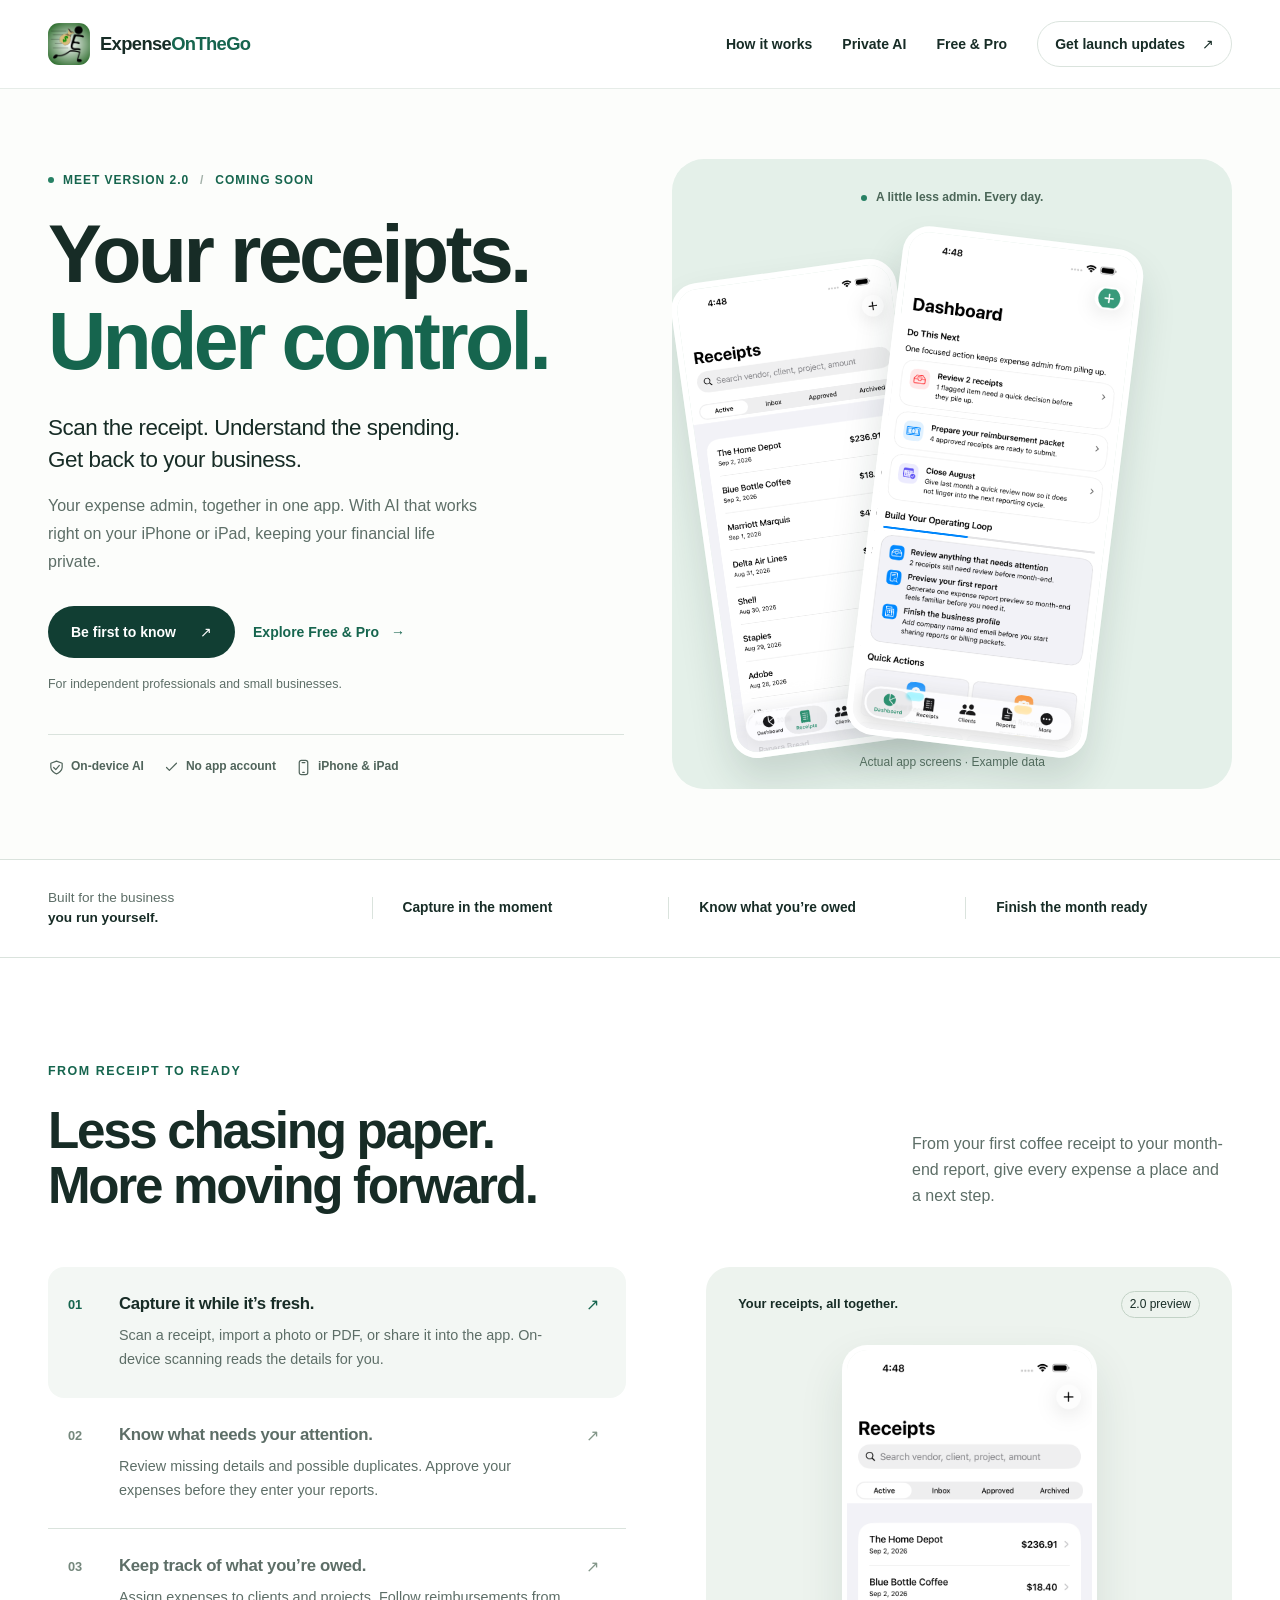
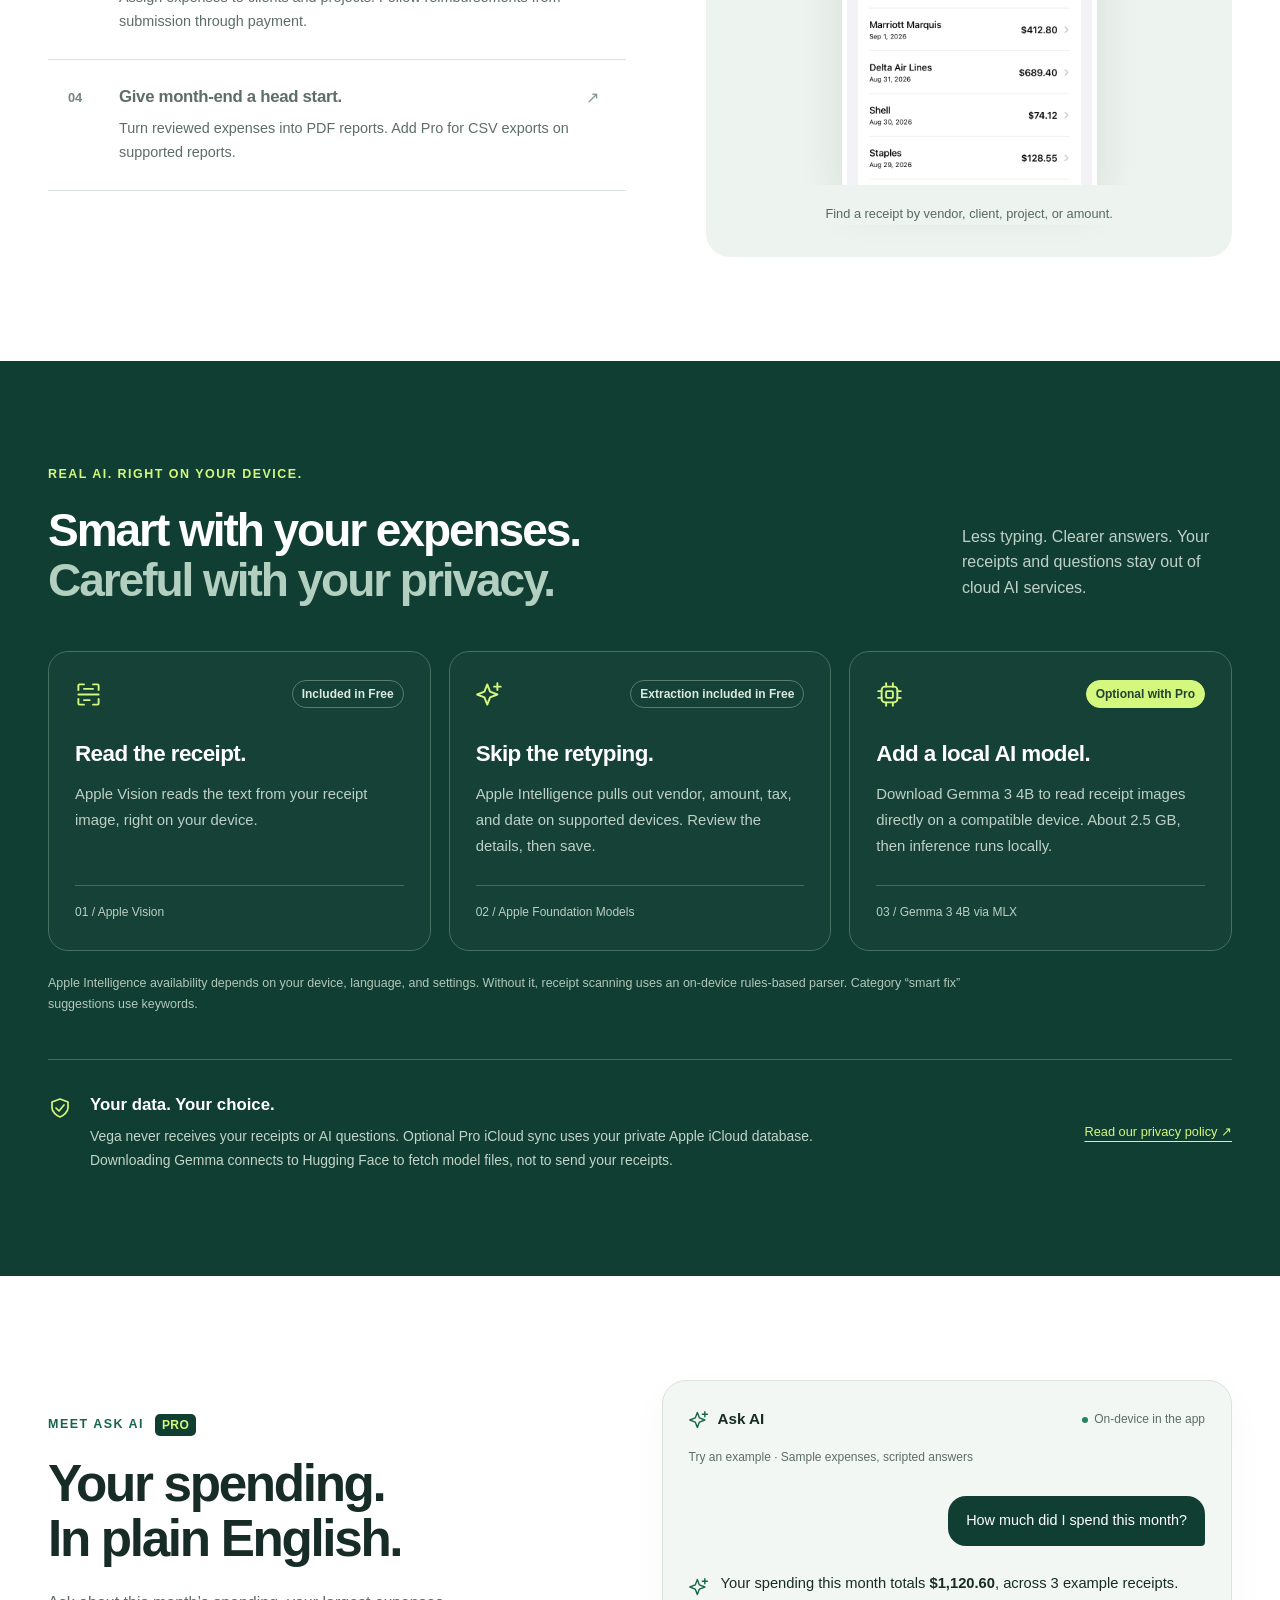
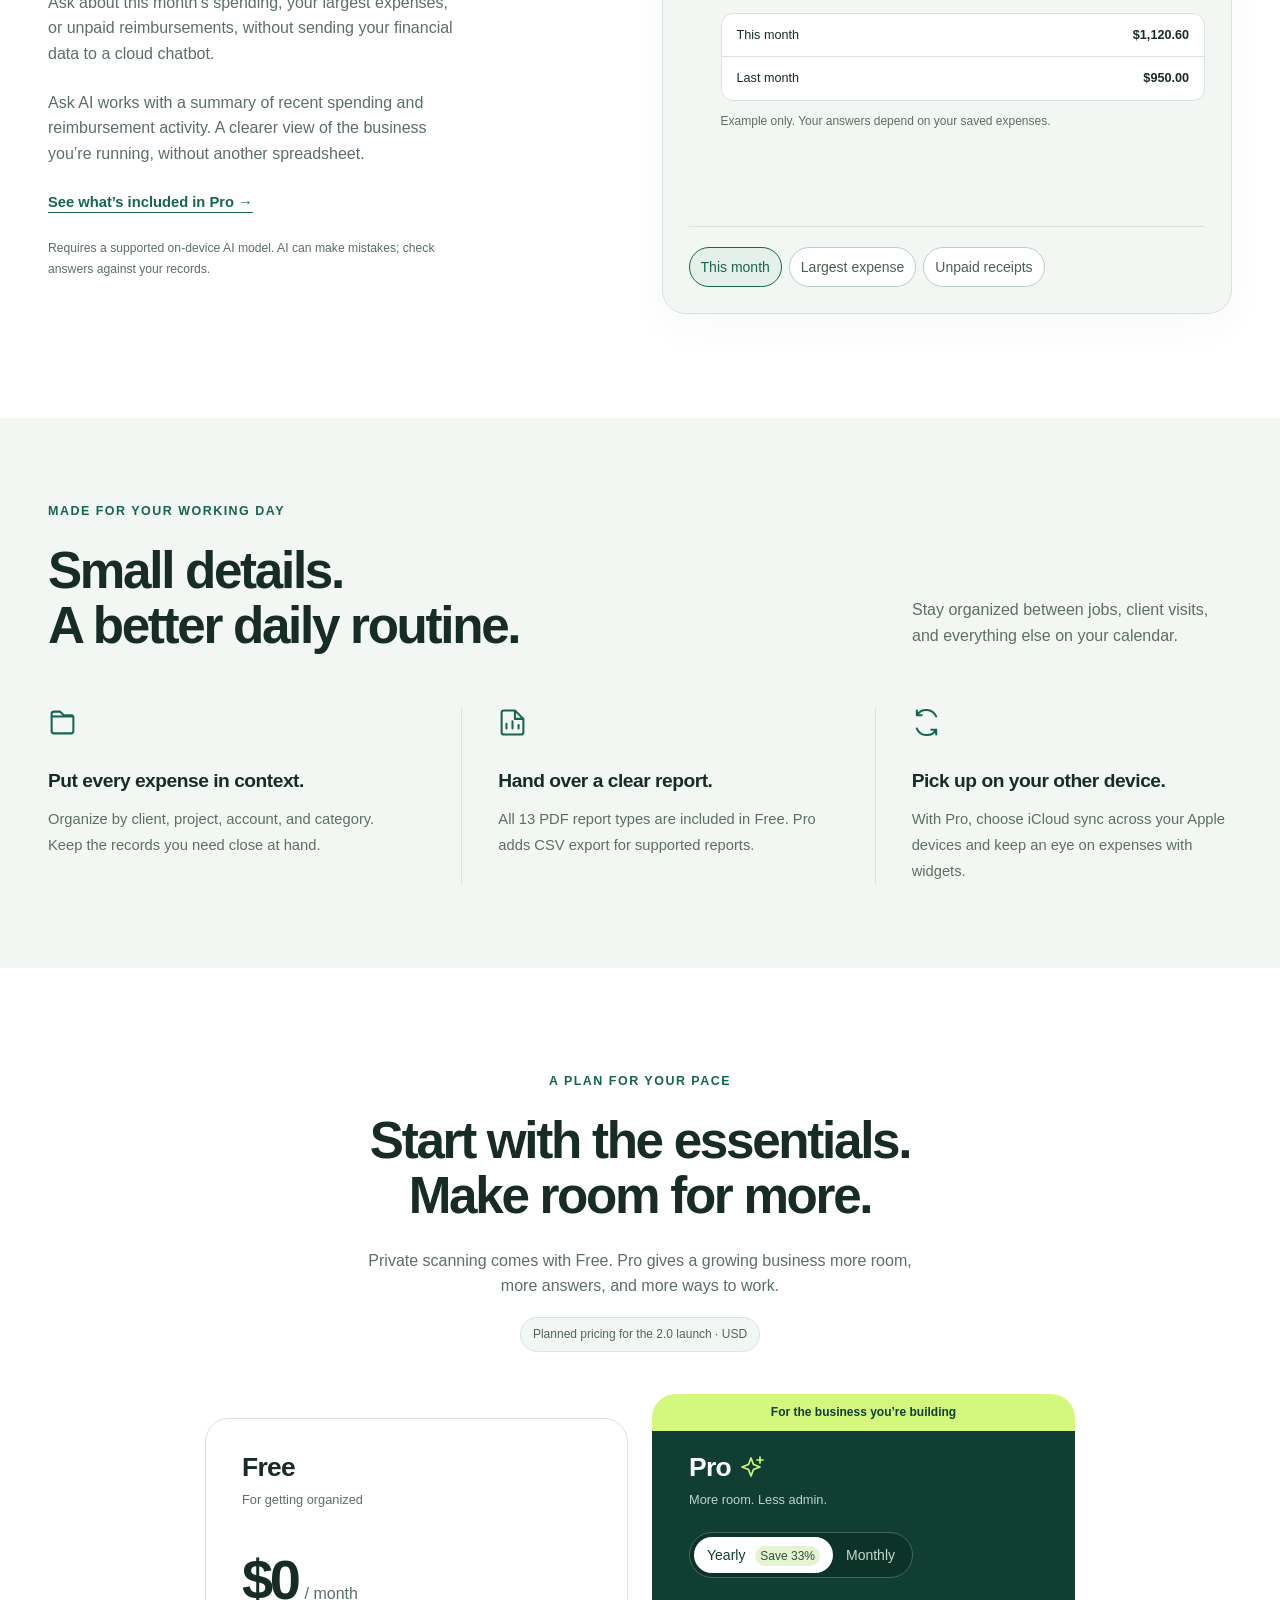
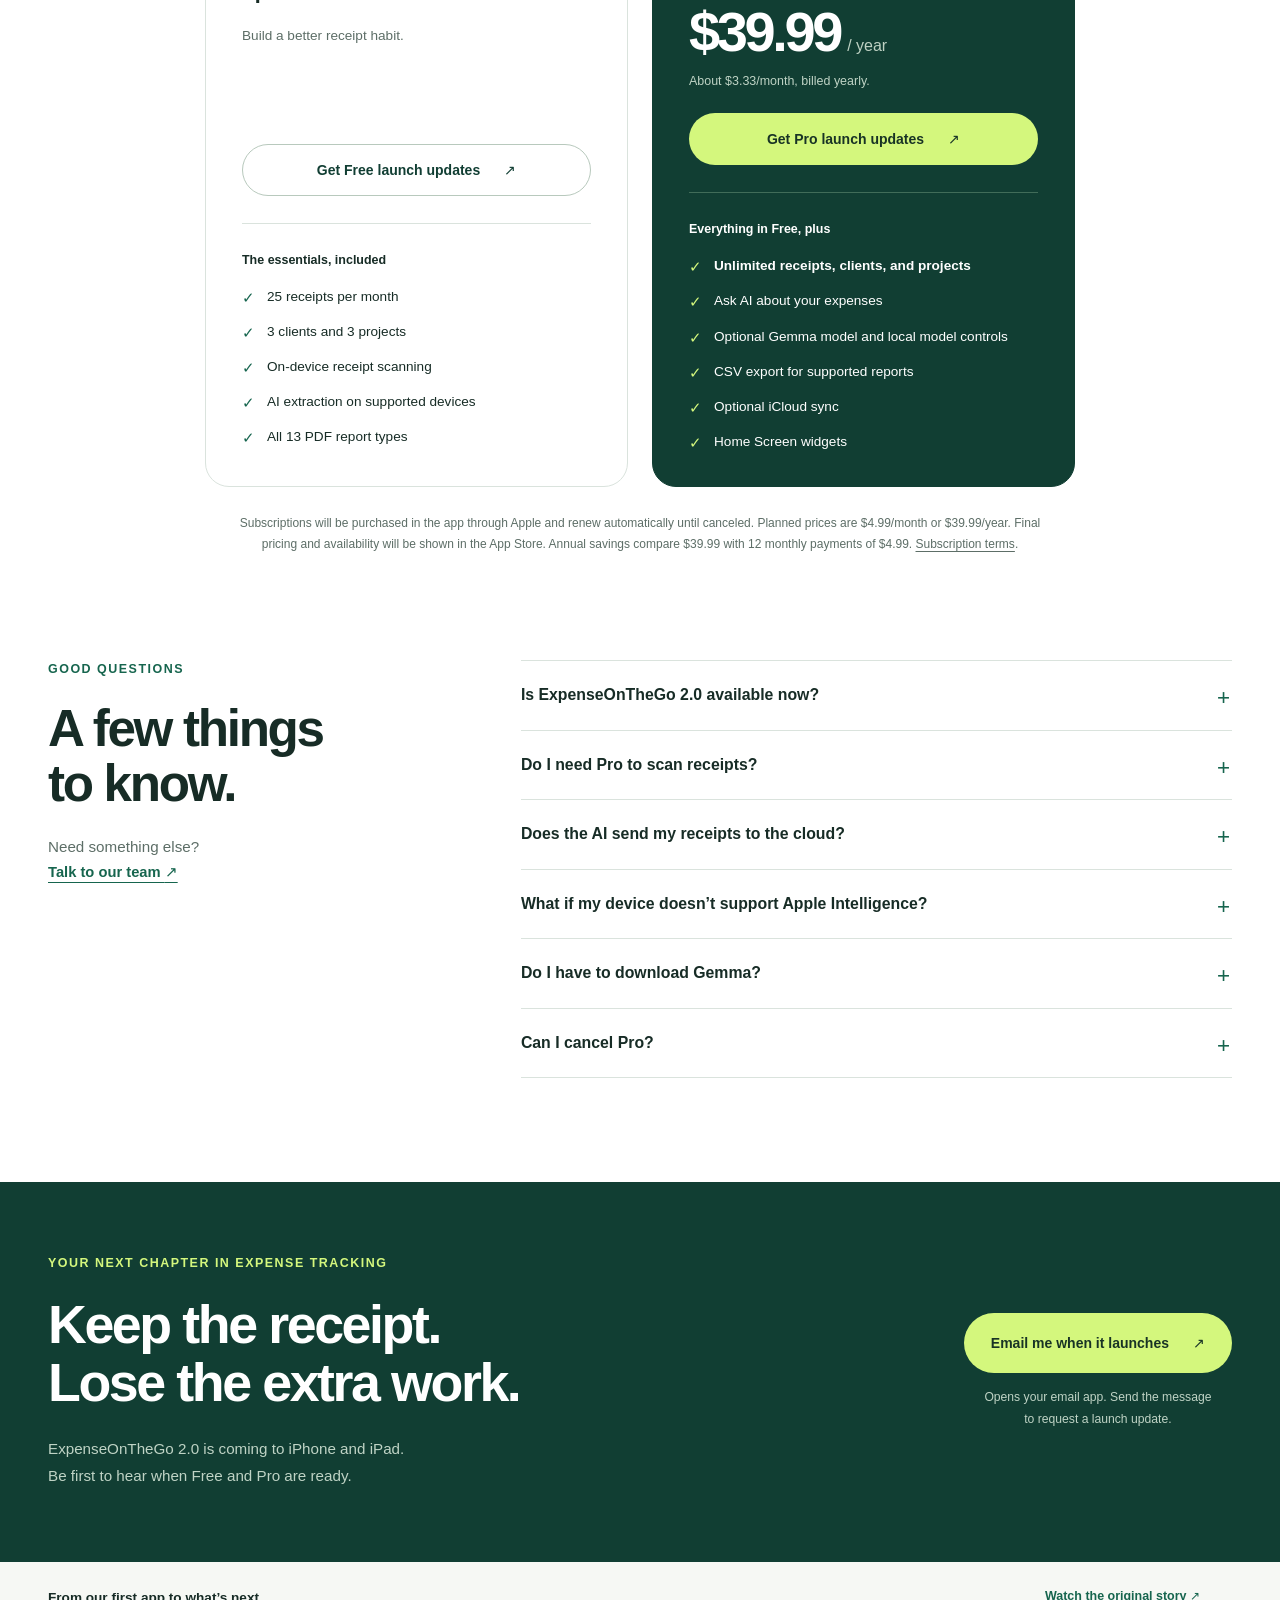
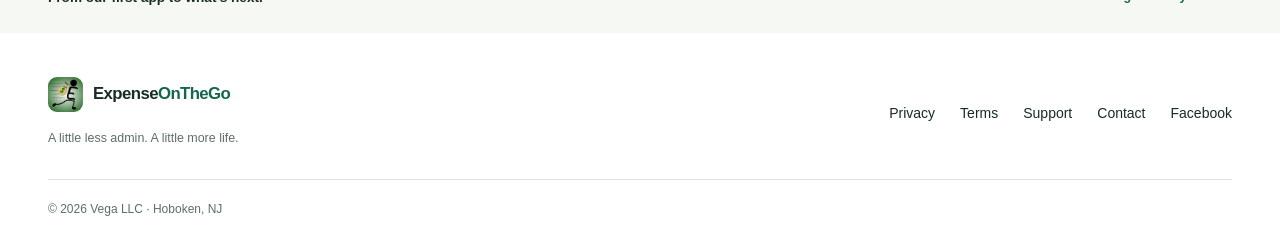
<file: index.html>
<!doctype html>
<html lang="en">
<head>
  <meta charset="utf-8">
  <meta name="viewport" content="width=device-width, initial-scale=1">
  <title>ExpenseOnTheGo | Your receipts. Under control.</title>
  <meta name="description" content="Meet ExpenseOnTheGo 2.0. Scan receipts with on-device AI, track reimbursements, and understand your spending. Explore Free and Pro for iPhone and iPad.">
  <link rel="canonical" href="https://expenseonthego.com/">
  <meta property="og:site_name" content="ExpenseOnTheGo">
  <meta property="og:title" content="ExpenseOnTheGo | Your receipts. Under control.">
  <meta property="og:description" content="Less expense admin. More time for your business. Private, on-device AI for iPhone and iPad.">
  <meta property="og:type" content="website">
  <meta property="og:url" content="https://expenseonthego.com/">
  <meta property="og:image" content="https://expenseonthego.com/assets/app/og-card.png">
  <meta property="og:image:width" content="1200">
  <meta property="og:image:height" content="630">
  <meta property="og:image:alt" content="ExpenseOnTheGo app icon on a green background">
  <meta name="twitter:card" content="summary_large_image">
  <meta name="twitter:title" content="ExpenseOnTheGo | Your receipts. Under control.">
  <meta name="twitter:description" content="Less expense admin. More time for your business. Private, on-device AI for iPhone and iPad.">
  <meta name="twitter:image" content="https://expenseonthego.com/assets/app/og-card.png">
  <meta name="theme-color" content="#113e33">
  <link rel="icon" href="/favicon.ico" sizes="any">
  <link rel="icon" href="assets/app/favicon-32.png" sizes="32x32">
  <link rel="apple-touch-icon" href="assets/app/apple-touch-icon.png">
  <link rel="manifest" href="site.webmanifest">
  <link rel="stylesheet" href="assets/css/site.css">
  <script src="assets/js/site.js" defer></script>
</head>
<body>
  <a class="skip-link" href="#main">Skip to content</a>
  <header class="site-header" data-site-header>
    <div class="header-inner">
      <a class="brand" href="/" aria-label="ExpenseOnTheGo home"><img src="assets/app/icon-192.png" alt="" width="42" height="42"><span>Expense<span class="brand-accent">OnTheGo</span></span></a>
      <button class="nav-toggle" type="button" aria-expanded="false" aria-controls="site-nav" data-nav-toggle><span></span><span></span><span class="visually-hidden">Menu</span></button>
      <nav class="site-nav" id="site-nav" aria-label="Main navigation" data-site-nav>
        <a href="#workflow">How it works</a><a href="#ai">Private AI</a><a href="#pricing">Free &amp; Pro</a><a class="nav-cta" href="#launch">Get launch updates <span aria-hidden="true">↗</span></a>
      </nav>
    </div>
  </header>
  <main id="main">
    <section class="hero" aria-labelledby="hero-title">
      <div class="hero-inner section-inner">
        <div class="hero-content">
          <p class="eyebrow"><span class="status-dot" aria-hidden="true"></span> Meet version 2.0 <span class="eyebrow-divider">/</span> Coming soon</p>
          <h1 id="hero-title">Your receipts.<br><span>Under control.</span></h1>
          <p class="hero-copy">Scan the receipt. Understand the spending. Get back to your business.</p>
          <p class="hero-detail">Your expense admin, together in one app. With AI that works right on your iPhone or iPad, keeping your financial life private.</p>
          <div class="hero-actions"><a class="button primary" href="#launch">Be first to know <span aria-hidden="true">↗</span></a><a class="button text-button" href="#pricing">Explore Free &amp; Pro <span aria-hidden="true">→</span></a></div>
          <p class="hero-note">For independent professionals and small businesses.</p>
          <div class="hero-proof"><span><svg aria-hidden="true"><use href="#i-shield"/></svg> On-device AI</span><span><svg aria-hidden="true"><use href="#i-check"/></svg> No app account</span><span><svg aria-hidden="true"><use href="#i-phone"/></svg> iPhone &amp; iPad</span></div>
        </div>
        <figure class="hero-visual" aria-label="ExpenseOnTheGo 2.0 app preview">
          <div class="visual-label"><span class="status-dot" aria-hidden="true"></span> A little less admin. Every day.</div>
          <img class="hero-screen back-screen" src="assets/screenshots/receipts.png" alt="Receipts organized by vendor, date, and amount in ExpenseOnTheGo" width="1320" height="2868" decoding="async">
          <img class="hero-screen front-screen" src="assets/screenshots/dashboard.png" alt="ExpenseOnTheGo dashboard with next actions for receipt review, reimbursements, and month-end close" width="1320" height="2868" fetchpriority="high">
          <figcaption>Actual app screens · Example data</figcaption>
        </figure>
      </div>
    </section>
    <div class="value-strip"><div class="section-inner"><p>Built for the business<br><strong>you run yourself.</strong></p><span>Capture in the moment</span><span>Know what you’re owed</span><span>Finish the month ready</span></div></div>

    <section class="section workflow-section" id="workflow" aria-labelledby="workflow-title">
      <div class="section-inner">
        <div class="section-heading"><div><p class="section-kicker">From receipt to ready</p><h2 id="workflow-title">Less chasing paper.<br>More moving forward.</h2></div><p>From your first coffee receipt to your month-end report, give every expense a place and a next step.</p></div>
        <div class="workflow-grid">
          <div class="workflow-steps" role="tablist" aria-label="Explore the expense workflow" aria-orientation="vertical">
            <button type="button" class="workflow-step is-active" id="step-capture" role="tab" aria-selected="true" aria-controls="workflow-preview" data-step="capture"><span class="step-number">01</span><span><strong>Capture it while it’s fresh.</strong><span>Scan a receipt, import a photo or PDF, or share it into the app. On-device scanning reads the details for you.</span></span><span class="step-arrow" aria-hidden="true">↗</span></button>
            <button type="button" class="workflow-step" id="step-review" role="tab" aria-selected="false" aria-controls="workflow-preview" tabindex="-1" data-step="review"><span class="step-number">02</span><span><strong>Know what needs your attention.</strong><span>Review missing details and possible duplicates. Approve your expenses before they enter your reports.</span></span><span class="step-arrow" aria-hidden="true">↗</span></button>
            <button type="button" class="workflow-step" id="step-recover" role="tab" aria-selected="false" aria-controls="workflow-preview" tabindex="-1" data-step="recover"><span class="step-number">03</span><span><strong>Keep track of what you’re owed.</strong><span>Assign expenses to clients and projects. Follow reimbursements from submission through payment.</span></span><span class="step-arrow" aria-hidden="true">↗</span></button>
            <button type="button" class="workflow-step" id="step-report" role="tab" aria-selected="false" aria-controls="workflow-preview" tabindex="-1" data-step="report"><span class="step-number">04</span><span><strong>Give month-end a head start.</strong><span>Turn reviewed expenses into PDF reports. Add Pro for CSV exports on supported reports.</span></span><span class="step-arrow" aria-hidden="true">↗</span></button>
          </div>
          <div class="workflow-preview" id="workflow-preview" role="tabpanel" aria-labelledby="step-capture" tabindex="0">
            <div class="preview-heading"><span data-preview-title>Your receipts, all together.</span><span class="small-pill">2.0 preview</span></div>
            <div class="preview-screen-wrap"><img src="assets/screenshots/receipts.png" alt="ExpenseOnTheGo receipts list with vendor, date, and amount" width="1320" height="2868" loading="lazy" decoding="async" data-workflow-image></div>
            <p class="preview-caption" data-preview-caption>Find a receipt by vendor, client, project, or amount.</p>
          </div>
        </div>
      </div>
    </section>

    <section class="section ai-section" id="ai" aria-labelledby="ai-title">
      <div class="section-inner">
        <div class="ai-intro"><div><p class="section-kicker">Real AI. Right on your device.</p><h2 id="ai-title">Smart with your expenses.<br><span>Careful with your privacy.</span></h2></div><p>Less typing. Clearer answers. Your receipts and questions stay out of cloud AI services.</p></div>
        <div class="engine-grid">
          <article class="engine-card"><div class="engine-top"><svg aria-hidden="true"><use href="#i-scan"/></svg><span class="plan-tag">Included in Free</span></div><h3>Read the receipt.</h3><p>Apple Vision reads the text from your receipt image, right on your device.</p><span class="engine-name">01 / Apple Vision</span></article>
          <article class="engine-card"><div class="engine-top"><svg aria-hidden="true"><use href="#i-spark"/></svg><span class="plan-tag">Extraction included in Free</span></div><h3>Skip the retyping.</h3><p>Apple Intelligence pulls out vendor, amount, tax, and date on supported devices. Review the details, then save.</p><span class="engine-name">02 / Apple Foundation Models</span></article>
          <article class="engine-card"><div class="engine-top"><svg aria-hidden="true"><use href="#i-chip"/></svg><span class="plan-tag pro-tag">Optional with Pro</span></div><h3>Add a local AI model.</h3><p>Download Gemma 3 4B to read receipt images directly on a compatible device. About 2.5 GB, then inference runs locally.</p><span class="engine-name">03 / Gemma 3 4B via MLX</span></article>
        </div>
        <p class="ai-footnote">Apple Intelligence availability depends on your device, language, and settings. Without it, receipt scanning uses an on-device rules-based parser. Category “smart fix” suggestions use keywords.</p>
        <div class="privacy-inline" id="privacy"><svg aria-hidden="true"><use href="#i-shield"/></svg><div><strong>Your data. Your choice.</strong><p>Vega never receives your receipts or AI questions. Optional Pro iCloud sync uses your private Apple iCloud database. Downloading Gemma connects to Hugging Face to fetch model files, not to send your receipts.</p></div><a href="/privacy.html">Read our privacy policy <span aria-hidden="true">↗</span></a></div>
      </div>
    </section>

    <section class="section ask-section" id="features" aria-labelledby="ask-title">
      <div class="section-inner ask-grid">
        <div class="ask-copy"><p class="section-kicker">Meet Ask AI <span class="pro-badge">Pro</span></p><h2 id="ask-title">Your spending.<br>In plain English.</h2><p>Ask about this month’s spending, your largest expenses, or unpaid reimbursements, without sending your financial data to a cloud chatbot.</p><p>Ask AI works with a summary of recent spending and reimbursement activity. A clearer view of the business you’re running, without another spreadsheet.</p><a class="text-link" href="#pricing">See what’s included in Pro <span aria-hidden="true">→</span></a><p class="small-note">Requires a supported on-device AI model. AI can make mistakes; check answers against your records.</p></div>
        <div class="ask-demo"><div class="demo-header"><span><svg aria-hidden="true"><use href="#i-spark"/></svg> Ask AI</span><span class="local-status"><span class="status-dot" aria-hidden="true"></span> On-device in the app</span></div><p class="demo-label">Try an example · Sample expenses, scripted answers</p><div class="demo-conversation" aria-live="polite" aria-atomic="true"><div class="user-bubble" data-demo-question>How much did I spend this month?</div><div class="assistant-answer"><svg aria-hidden="true"><use href="#i-spark"/></svg><div><p data-demo-answer>Your spending this month totals <strong>$1,120.60</strong>, across 3 example receipts.</p><div class="demo-records" data-demo-records><div><span>This month</span><strong>$1,120.60</strong></div><div><span>Last month</span><strong>$950.00</strong></div></div><p class="answer-note">Example only. Your answers depend on your saved expenses.</p></div></div></div><div class="prompt-options" aria-label="Choose an example question"><button type="button" class="is-active" aria-pressed="true" data-prompt="monthly">This month</button><button type="button" aria-pressed="false" data-prompt="largest">Largest expense</button><button type="button" aria-pressed="false" data-prompt="unpaid">Unpaid receipts</button></div></div>
      </div>
    </section>

    <section class="section everyday-section" aria-labelledby="everyday-title"><div class="section-inner"><div class="section-heading"><div><p class="section-kicker">Made for your working day</p><h2 id="everyday-title">Small details.<br>A better daily routine.</h2></div><p>Stay organized between jobs, client visits, and everything else on your calendar.</p></div><div class="benefit-grid"><article><svg aria-hidden="true"><use href="#i-folder"/></svg><h3>Put every expense in context.</h3><p>Organize by client, project, account, and category. Keep the records you need close at hand.</p></article><article><svg aria-hidden="true"><use href="#i-report"/></svg><h3>Hand over a clear report.</h3><p>All 13 PDF report types are included in Free. Pro adds CSV export for supported reports.</p></article><article><svg aria-hidden="true"><use href="#i-sync"/></svg><h3>Pick up on your other device.</h3><p>With Pro, choose iCloud sync across your Apple devices and keep an eye on expenses with widgets.</p></article></div></div></section>

    <section class="section pricing-section" id="pricing" aria-labelledby="pricing-title">
      <div class="section-inner"><div class="pricing-heading"><p class="section-kicker">A plan for your pace</p><h2 id="pricing-title">Start with the essentials.<br>Make room for more.</h2><p>Private scanning comes with Free. Pro gives a growing business more room, more answers, and more ways to work.</p><span class="launch-label">Planned pricing for the 2.0 launch · USD</span></div>
      <div class="pricing-grid">
        <article class="pricing-card"><div class="plan-heading"><h3>Free</h3><span>For getting organized</span></div><p class="price">$0<span>/ month</span></p><p class="plan-description">Build a better receipt habit.</p><a class="button secondary" href="#launch">Get Free launch updates <span aria-hidden="true">↗</span></a><div class="plan-divider"></div><p class="list-heading">The essentials, included</p><ul class="plan-features"><li>25 receipts per month</li><li>3 clients and 3 projects</li><li>On-device receipt scanning</li><li>AI extraction on supported devices</li><li>All 13 PDF report types</li></ul></article>
        <article class="pricing-card featured"><div class="pro-ribbon">For the business you’re building</div><div class="plan-heading"><h3>Pro <svg aria-hidden="true"><use href="#i-spark"/></svg></h3><span>More room. Less admin.</span></div><div class="billing-toggle" role="group" aria-label="Compare planned Pro billing"><button type="button" data-billing="annual" class="is-active" aria-pressed="true">Yearly <span>Save 33%</span></button><button type="button" data-billing="monthly" aria-pressed="false">Monthly</button></div><div class="price-live" aria-live="polite" aria-atomic="true"><p class="price"><span class="price-value" data-price> $39.99</span><span data-price-period>/ year</span></p><p class="billing-note" data-billing-note>About $3.33/month, billed yearly.</p></div><a class="button lime" href="#launch" data-pro-cta>Get Pro launch updates <span aria-hidden="true">↗</span></a><div class="plan-divider"></div><p class="list-heading">Everything in Free, plus</p><ul class="plan-features"><li><strong>Unlimited receipts, clients, and projects</strong></li><li>Ask AI about your expenses</li><li>Optional Gemma model and local model controls</li><li>CSV export for supported reports</li><li>Optional iCloud sync</li><li>Home Screen widgets</li></ul></article>
      </div><p class="pricing-disclosure">Subscriptions will be purchased in the app through Apple and renew automatically until canceled. Planned prices are $4.99/month or $39.99/year. Final pricing and availability will be shown in the App Store. Annual savings compare $39.99 with 12 monthly payments of $4.99. <a href="/terms.html">Subscription terms</a>.</p></div>
    </section>

    <section class="section faq-section" id="faq" aria-labelledby="faq-title"><div class="section-inner faq-grid"><div><p class="section-kicker">Good questions</p><h2 id="faq-title">A few things<br>to know.</h2><p>Need something else?<br><a class="text-link" href="/support.html">Talk to our team <span aria-hidden="true">↗</span></a></p></div><div class="faq-list">
      <details><summary>Is ExpenseOnTheGo 2.0 available now?</summary><div><p>Version 2.0 is coming soon. The capabilities and plans on this page describe the rebuilt app. <a href="#launch">Request a launch update</a> to hear when it’s available.</p></div></details>
      <details><summary>Do I need Pro to scan receipts?</summary><div><p>No. Free includes on-device receipt scanning, up to 25 receipts per month, 3 clients, 3 projects, and all 13 PDF report types. Apple Intelligence extraction is included on supported devices. Ask AI chat and the optional Gemma model are Pro features.</p></div></details>
      <details><summary>Does the AI send my receipts to the cloud?</summary><div><p>No. Receipt scanning and AI inference run on your device. Your receipt images, extracted text, and Ask AI questions are not sent to a cloud AI service. If you enable Pro iCloud sync, app data syncs through Apple to your private iCloud database. Exports are shared only when you choose to share them.</p></div></details>
      <details><summary>What if my device doesn’t support Apple Intelligence?</summary><div><p>The 2.0 app requires iOS 26 or iPadOS 26. Apple Vision still reads receipt text, and an on-device rules-based parser handles extraction when Apple Intelligence is unavailable. Pro alone does not make a device compatible with Apple Intelligence or a local AI model.</p></div></details>
      <details><summary>Do I have to download Gemma?</summary><div><p>No. Gemma 3 4B is an optional Pro download of about 2.5 GB for compatible devices. Downloading it connects to Hugging Face, which receives normal request information such as your IP address. Your receipts and AI questions are not part of the download. Afterward, the model runs locally.</p></div></details>
      <details><summary>Can I cancel Pro?</summary><div><p>Yes. Subscriptions will be managed through your Apple account. You can cancel renewal in Apple’s subscription settings. There is no separate website checkout. Read the <a href="/terms.html">subscription terms</a> for details.</p></div></details>
    </div></div></section>

    <section class="launch-section" id="launch" aria-labelledby="launch-title"><div class="section-inner launch-inner"><div><p class="section-kicker">Your next chapter in expense tracking</p><h2 id="launch-title">Keep the receipt.<br>Lose the extra work.</h2><p>ExpenseOnTheGo 2.0 is coming to iPhone and iPad.<br>Be first to hear when Free and Pro are ready.</p></div><div class="launch-action"><a class="button lime large-button" href="mailto:info@expenseonthego.com?subject=ExpenseOnTheGo%202.0%20launch%20update&amp;body=Hi%20ExpenseOnTheGo%20team%2C%0A%0APlease%20email%20me%20when%20ExpenseOnTheGo%202.0%20is%20available.%0A%0AThank%20you!">Email me when it launches <span aria-hidden="true">↗</span></a><p>Opens your email app. Send the message<br>to request a launch update.</p></div></div></section>

    <section class="story-section" id="video" aria-label="The ExpenseOnTheGo story"><div class="section-inner"><details class="story-details"><summary><span>From our first app to what’s next.</span><span>Watch the original story <span aria-hidden="true">↗</span></span></summary><div class="story-content"><p>ExpenseOnTheGo began with a simple idea: keep your receipts together wherever work takes you. Version 2.0 builds on that idea with private AI and a complete expense workflow. This video shows the original app, not version 2.0.</p><video controls playsinline preload="none" poster="assets/current-site/video-poster.jpg" aria-label="Original ExpenseOnTheGo app demo, before version 2.0"><source src="assets/current-site/expenseonthego-original-video.mp4" type="video/mp4"><a href="assets/current-site/expenseonthego-original-video.mp4">Download the original product video</a></video></div></details></div></section>
  </main>
  <footer class="site-footer" id="contact"><div class="section-inner footer-inner"><div><a class="brand" href="/" aria-label="ExpenseOnTheGo home"><img src="assets/app/icon-192.png" alt="" width="38" height="38"><span>Expense<span class="brand-accent">OnTheGo</span></span></a><p>A little less admin. A little more life.</p></div><nav aria-label="Footer"><a href="/privacy.html">Privacy</a><a href="/terms.html">Terms</a><a href="/support.html">Support</a><a href="mailto:info@expenseonthego.com">Contact</a><a href="https://www.facebook.com/ExpenseOnTheGo">Facebook</a></nav><p class="copyright">© <span data-current-year>2026</span> Vega LLC · Hoboken, NJ</p></div></footer>
  <svg class="icon-library" xmlns="http://www.w3.org/2000/svg" aria-hidden="true"><defs>
    <symbol id="i-check" viewBox="0 0 24 24"><path d="m5 12 4 4L19 6"/></symbol>
    <symbol id="i-shield" viewBox="0 0 24 24"><path d="m12 3 8 3v6c0 4-5 8-8 9-3-1-8-5-8-9V6z"/><path d="m8 12 3 3 5-6"/></symbol>
    <symbol id="i-phone" viewBox="0 0 24 24"><rect x="6" y="2" width="12" height="20" rx="3"/><path d="M10 5h4m-3 14h2"/></symbol>
    <symbol id="i-scan" viewBox="0 0 24 24"><path d="M3 8V4a1 1 0 0 1 1-1h4m8 0h4a1 1 0 0 1 1 1v4m0 8v4a1 1 0 0 1-1 1h-4m-8 0H4a1 1 0 0 1-1-1v-4M3 12h18m-13-5h8m-8 10h5"/></symbol>
    <symbol id="i-spark" viewBox="0 0 24 24"><path d="m10 3 2.5 6.5L19 12l-6.5 2.5L10 21l-2.5-6.5L1 12l6.5-2.5zM19 2v6m-3-3h6"/></symbol>
    <symbol id="i-chip" viewBox="0 0 24 24"><rect x="5" y="5" width="14" height="14" rx="3"/><rect x="9" y="9" width="6" height="6" rx="1"/><path d="M9 2v3m6-3v3M9 19v3m6-3v3M2 9h3m-3 6h3m14-6h3m-3 6h3"/></symbol>
    <symbol id="i-folder" viewBox="0 0 24 24"><path d="M3 7V5a2 2 0 0 1 2-2h5l3 3h6a2 2 0 0 1 2 2v11a2 2 0 0 1-2 2H5a2 2 0 0 1-2-2V7h18"/></symbol>
    <symbol id="i-report" viewBox="0 0 24 24"><path d="M14 2H5a2 2 0 0 0-2 2v16a2 2 0 0 0 2 2h14a2 2 0 0 0 2-2V9zM14 2v7h7M7 17v-4m5 4v-6m5 6v-3"/></symbol>
    <symbol id="i-sync" viewBox="0 0 24 24"><path d="M20 7A9 9 0 0 0 4 6m0-4v4h4M4 17a9 9 0 0 0 16 1m0 4v-4h-4"/></symbol>
  </defs></svg>
  <script type="application/ld+json">{"@context":"https://schema.org","@type":"SoftwareApplication","name":"ExpenseOnTheGo","applicationCategory":"FinanceApplication","url":"https://expenseonthego.com/","operatingSystem":"iOS 26, iPadOS 26","publisher":{"@type":"Organization","name":"Vega LLC"},"description":"ExpenseOnTheGo 2.0 is an upcoming expense app with on-device receipt scanning, reimbursement tracking, PDF reports, and optional Pro features."}</script>
</body>
</html>
</file>
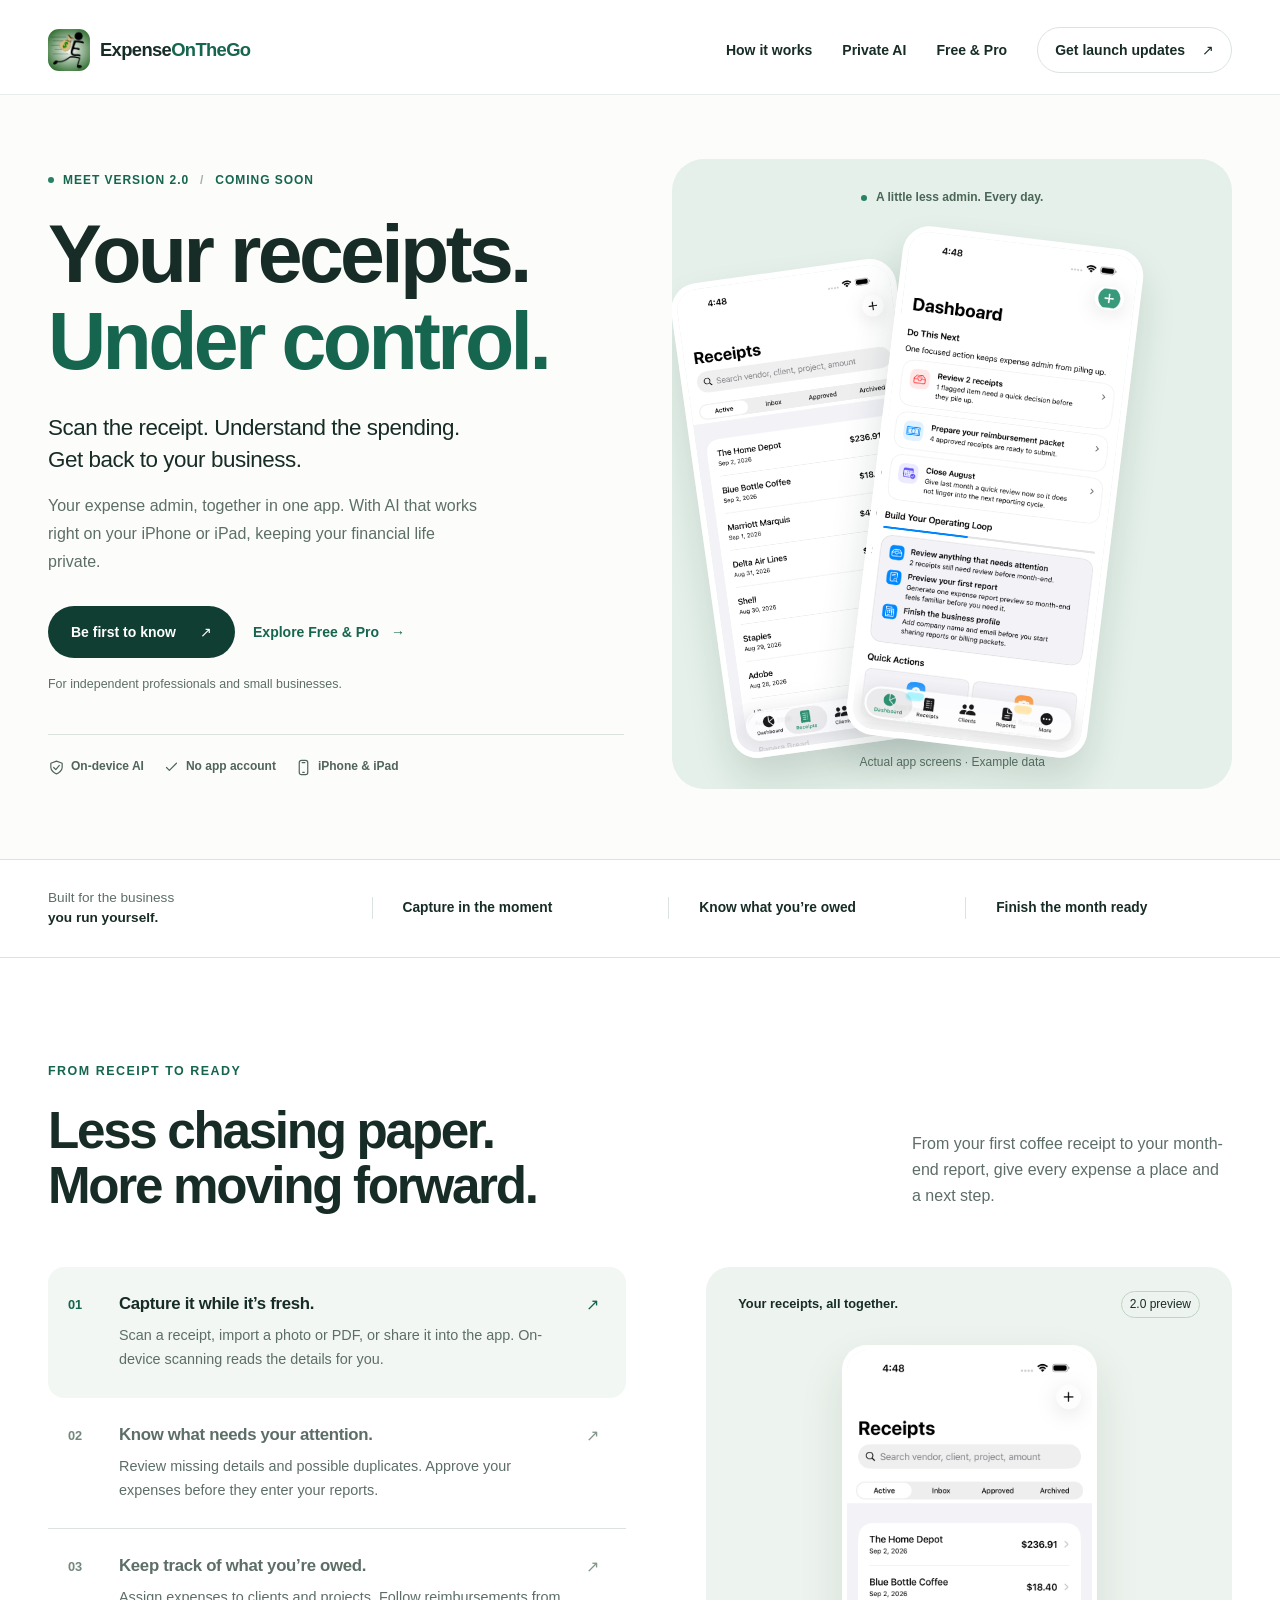
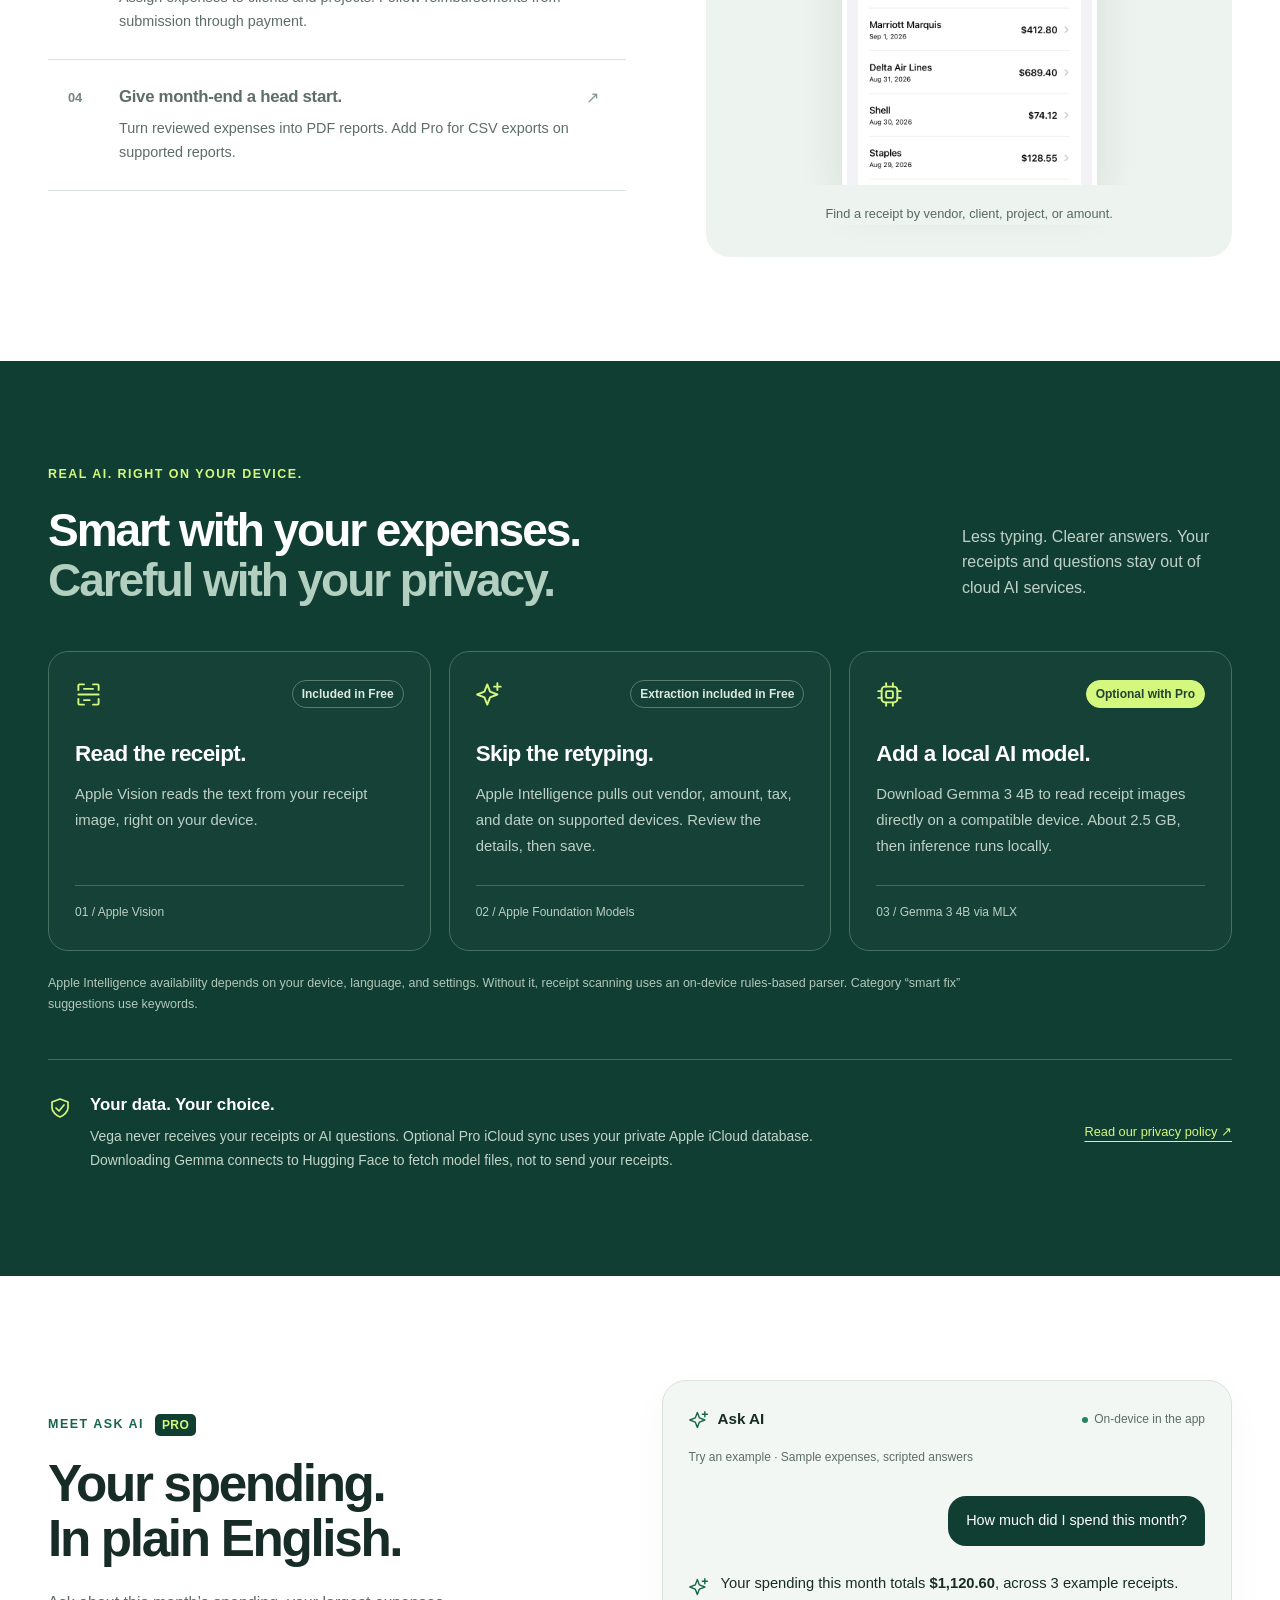
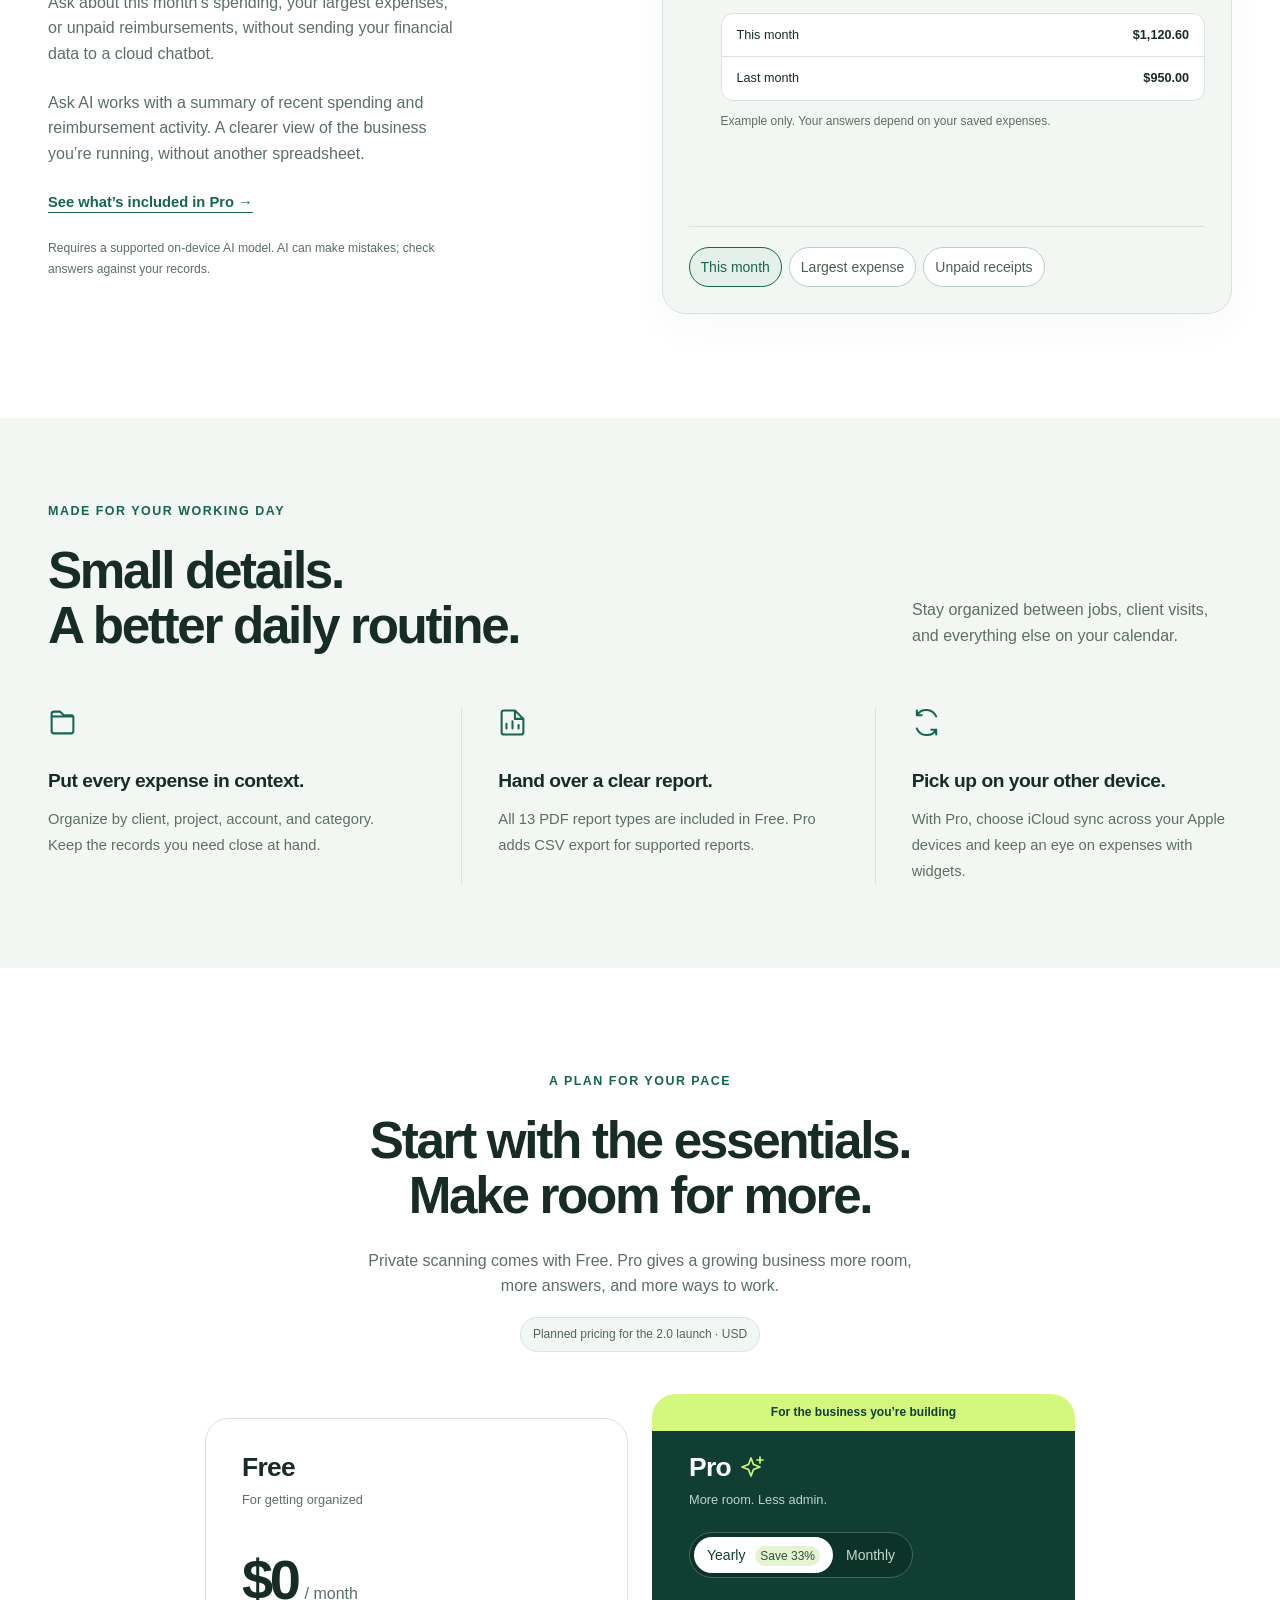
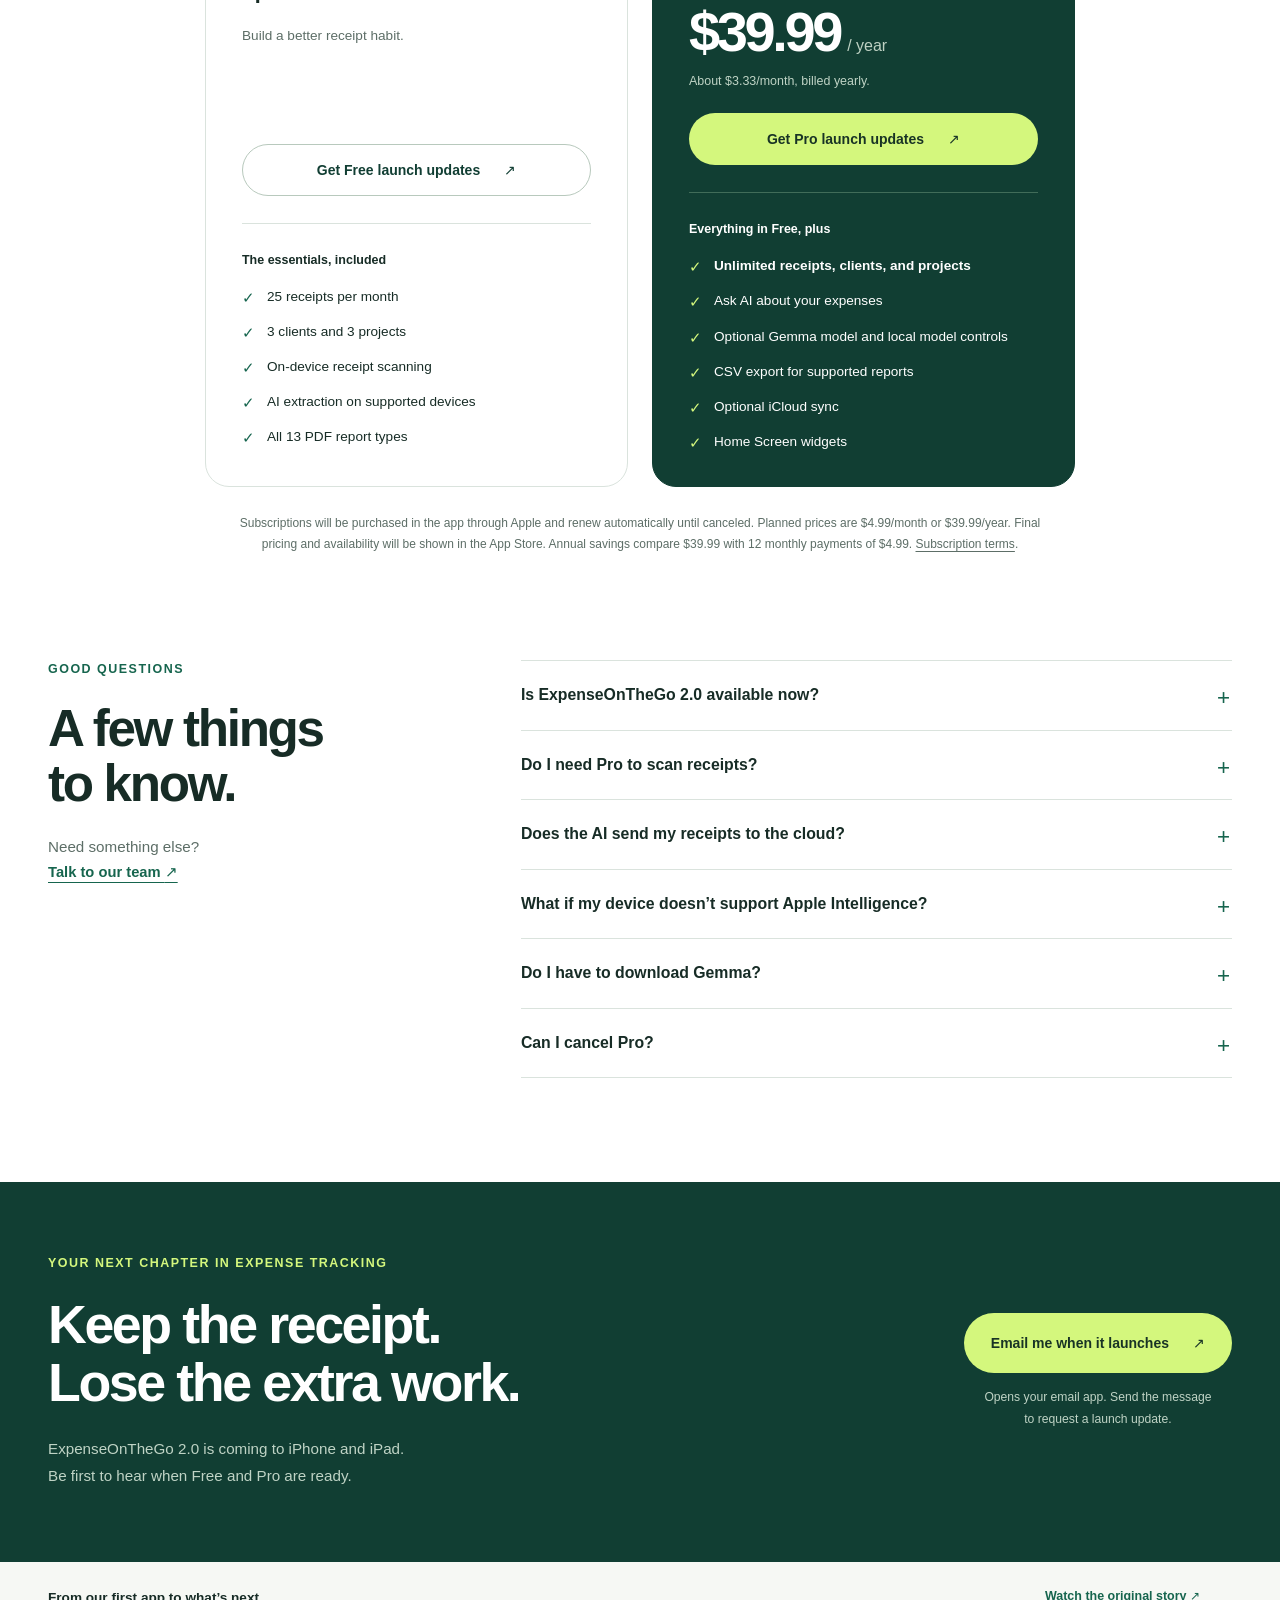
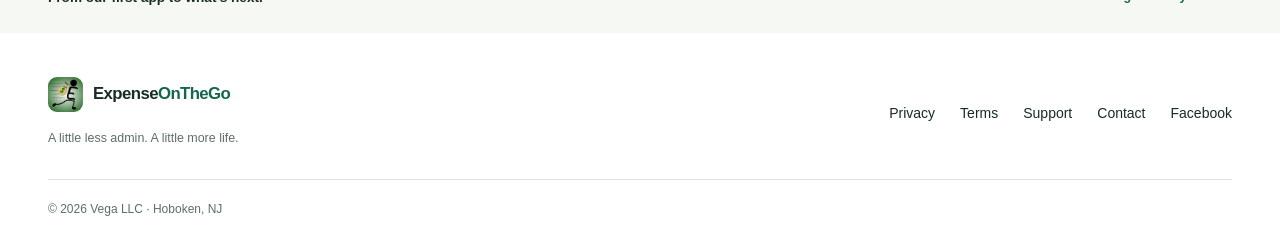
<file: about.html>
<!doctype html><html lang="en"><head><meta charset="utf-8"><meta name="robots" content="noindex"><meta name="viewport" content="width=device-width, initial-scale=1"><meta http-equiv="refresh" content="0; url=/#contact"><title>About ExpenseOnTheGo</title><link rel="canonical" href="https://expenseonthego.com/#contact"></head><body><p><a href="/#contact">Continue to ExpenseOnTheGo</a></p></body></html>
</file>
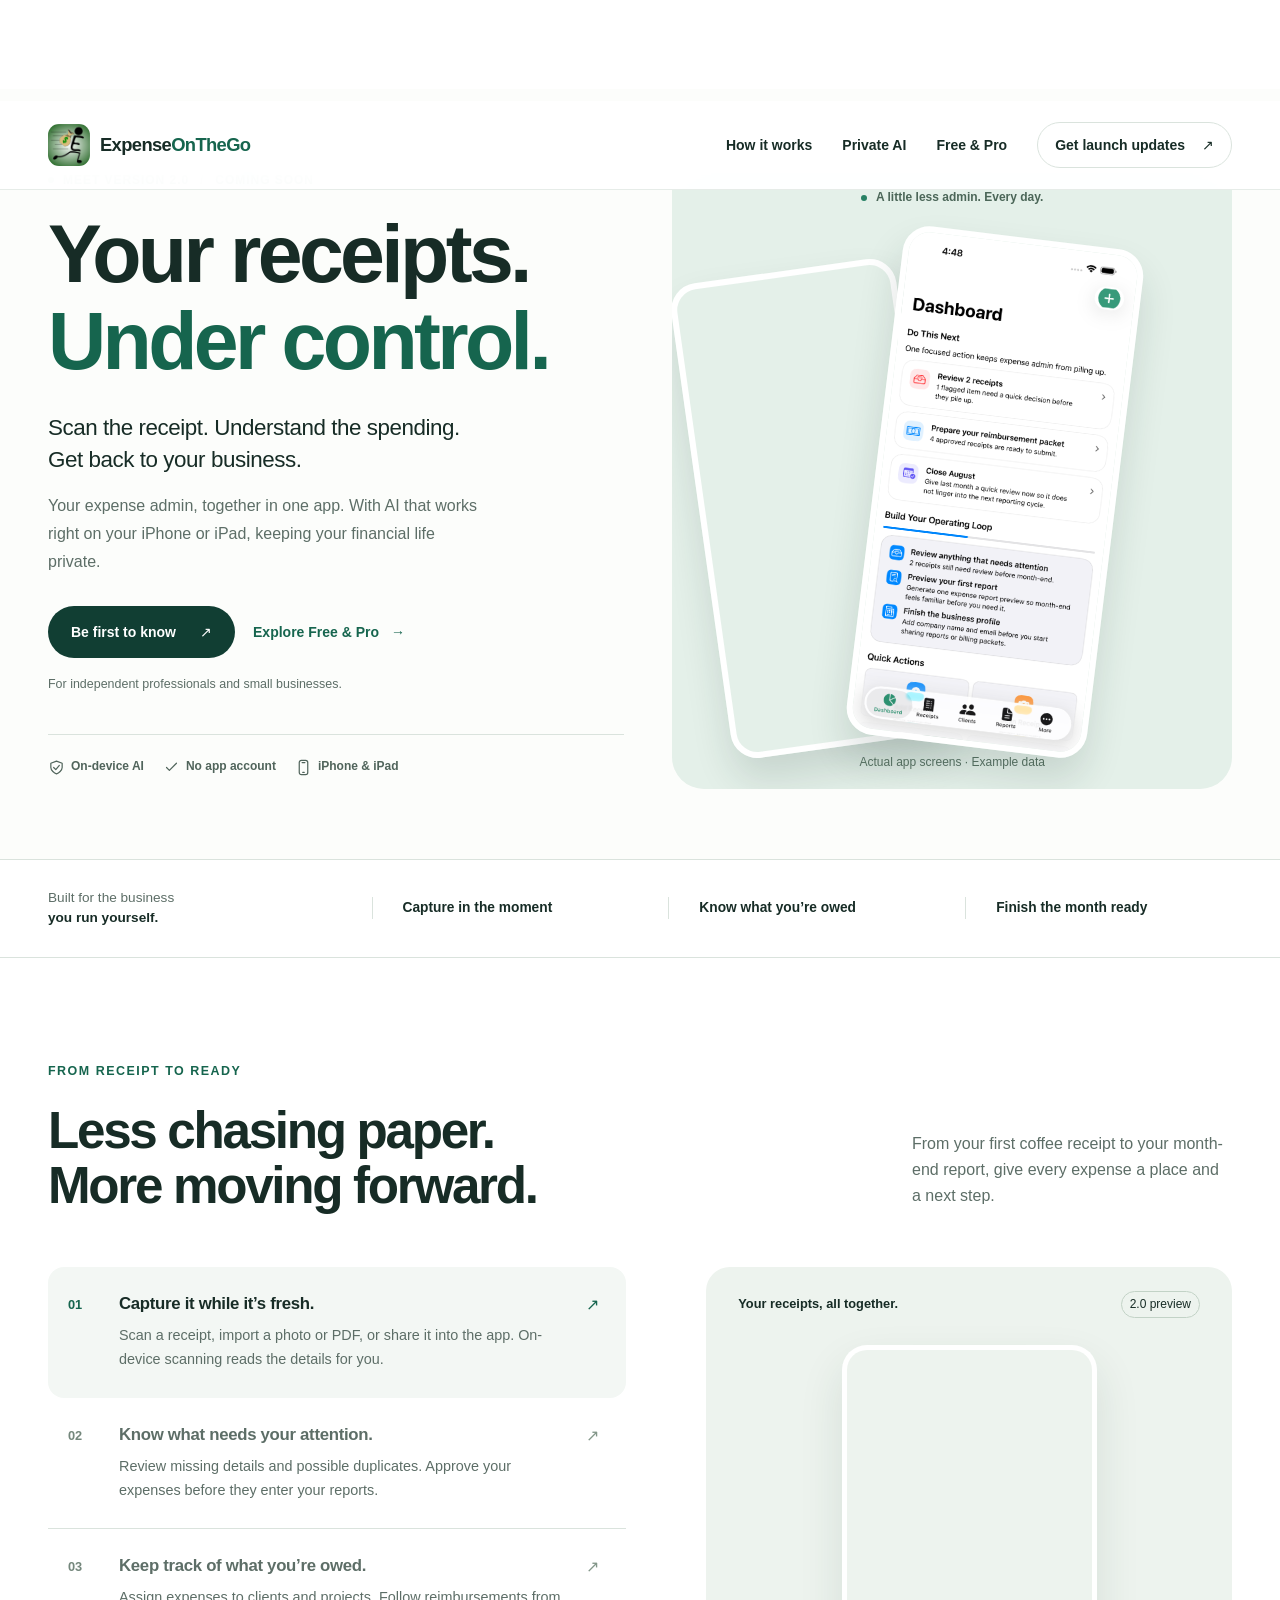
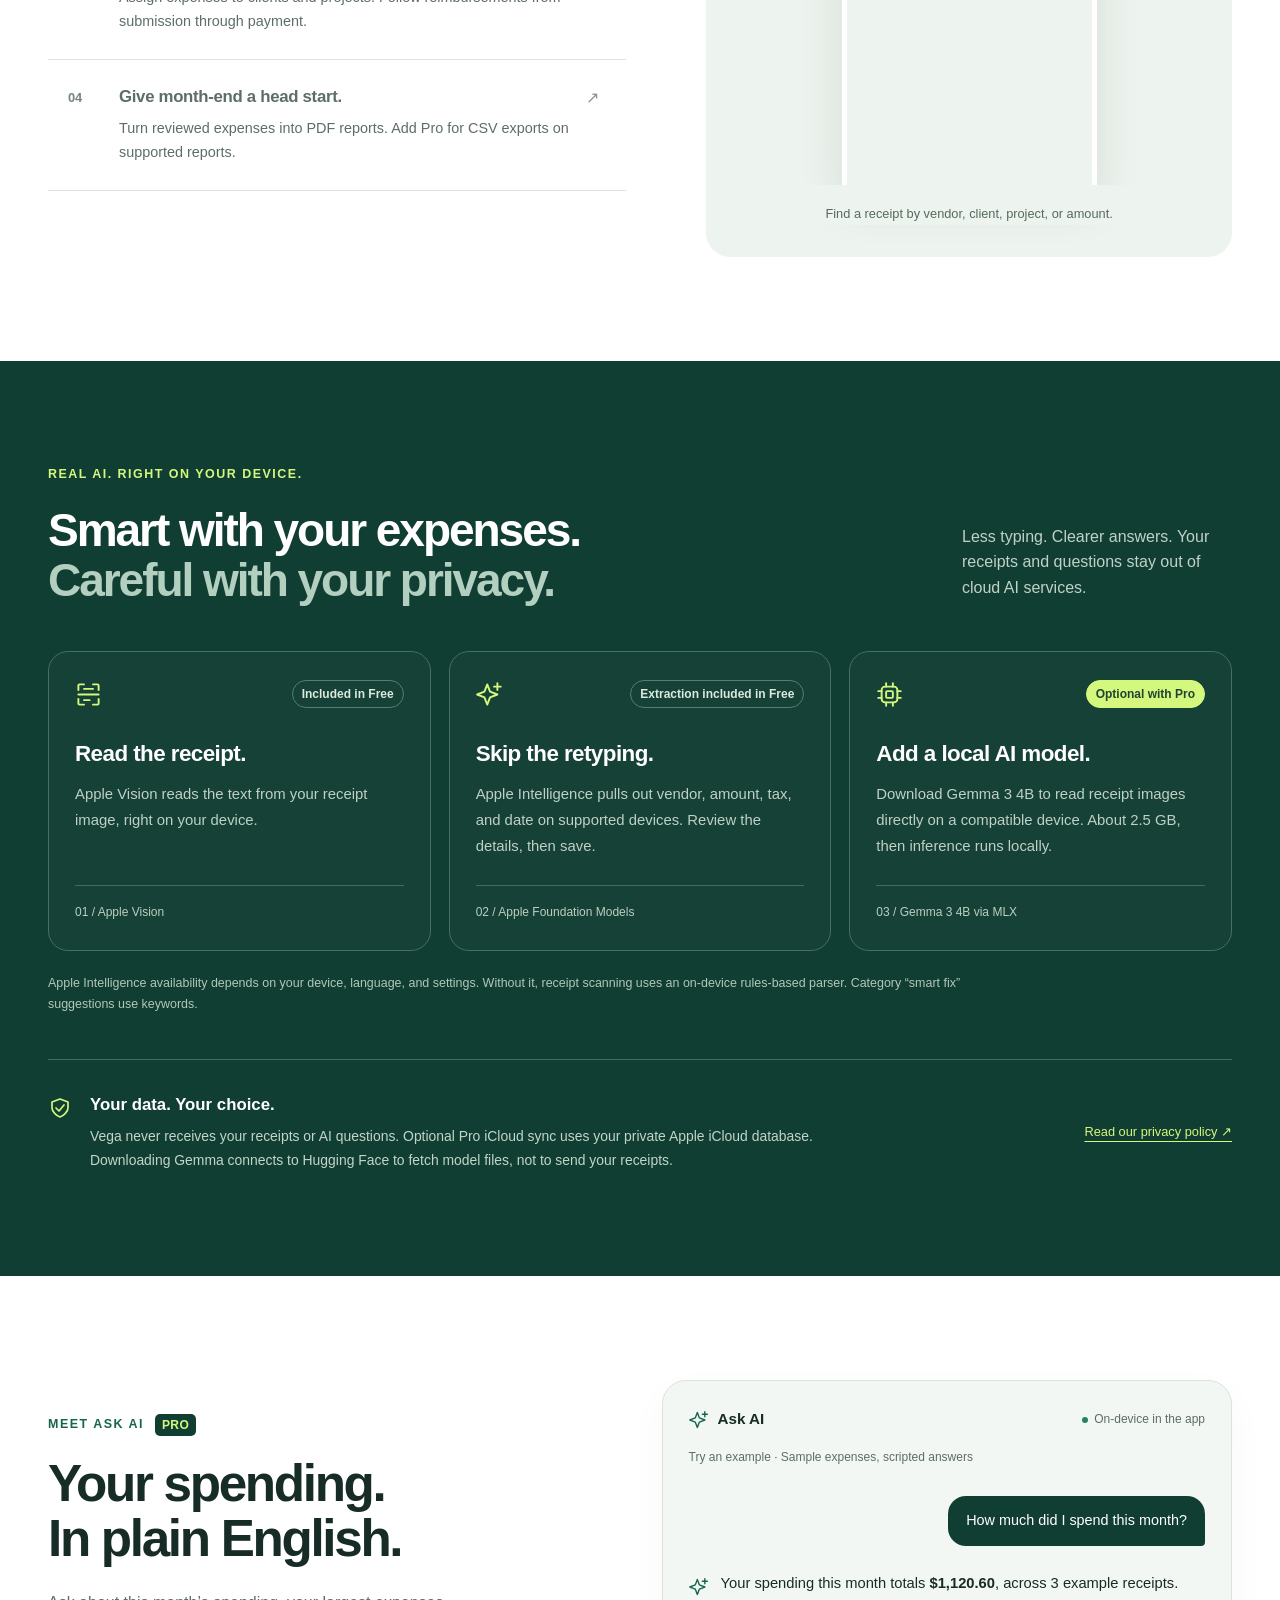
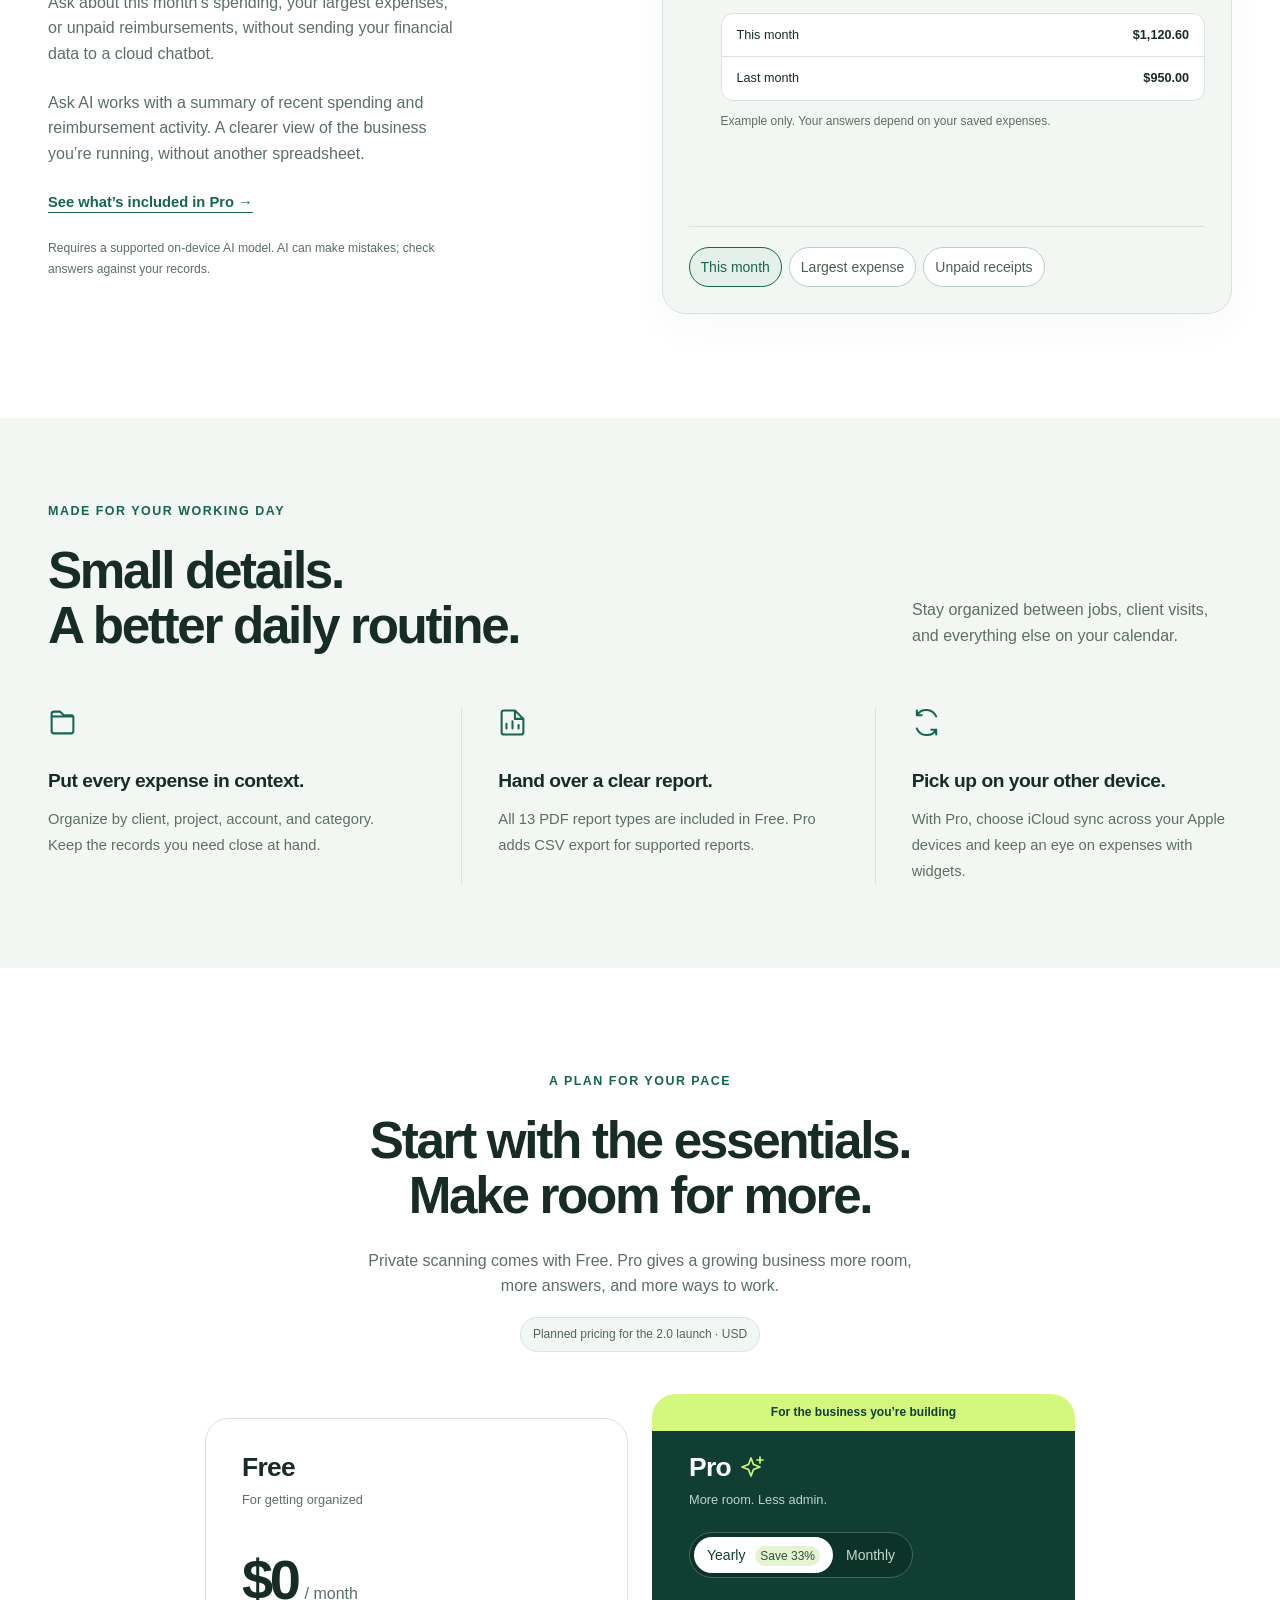
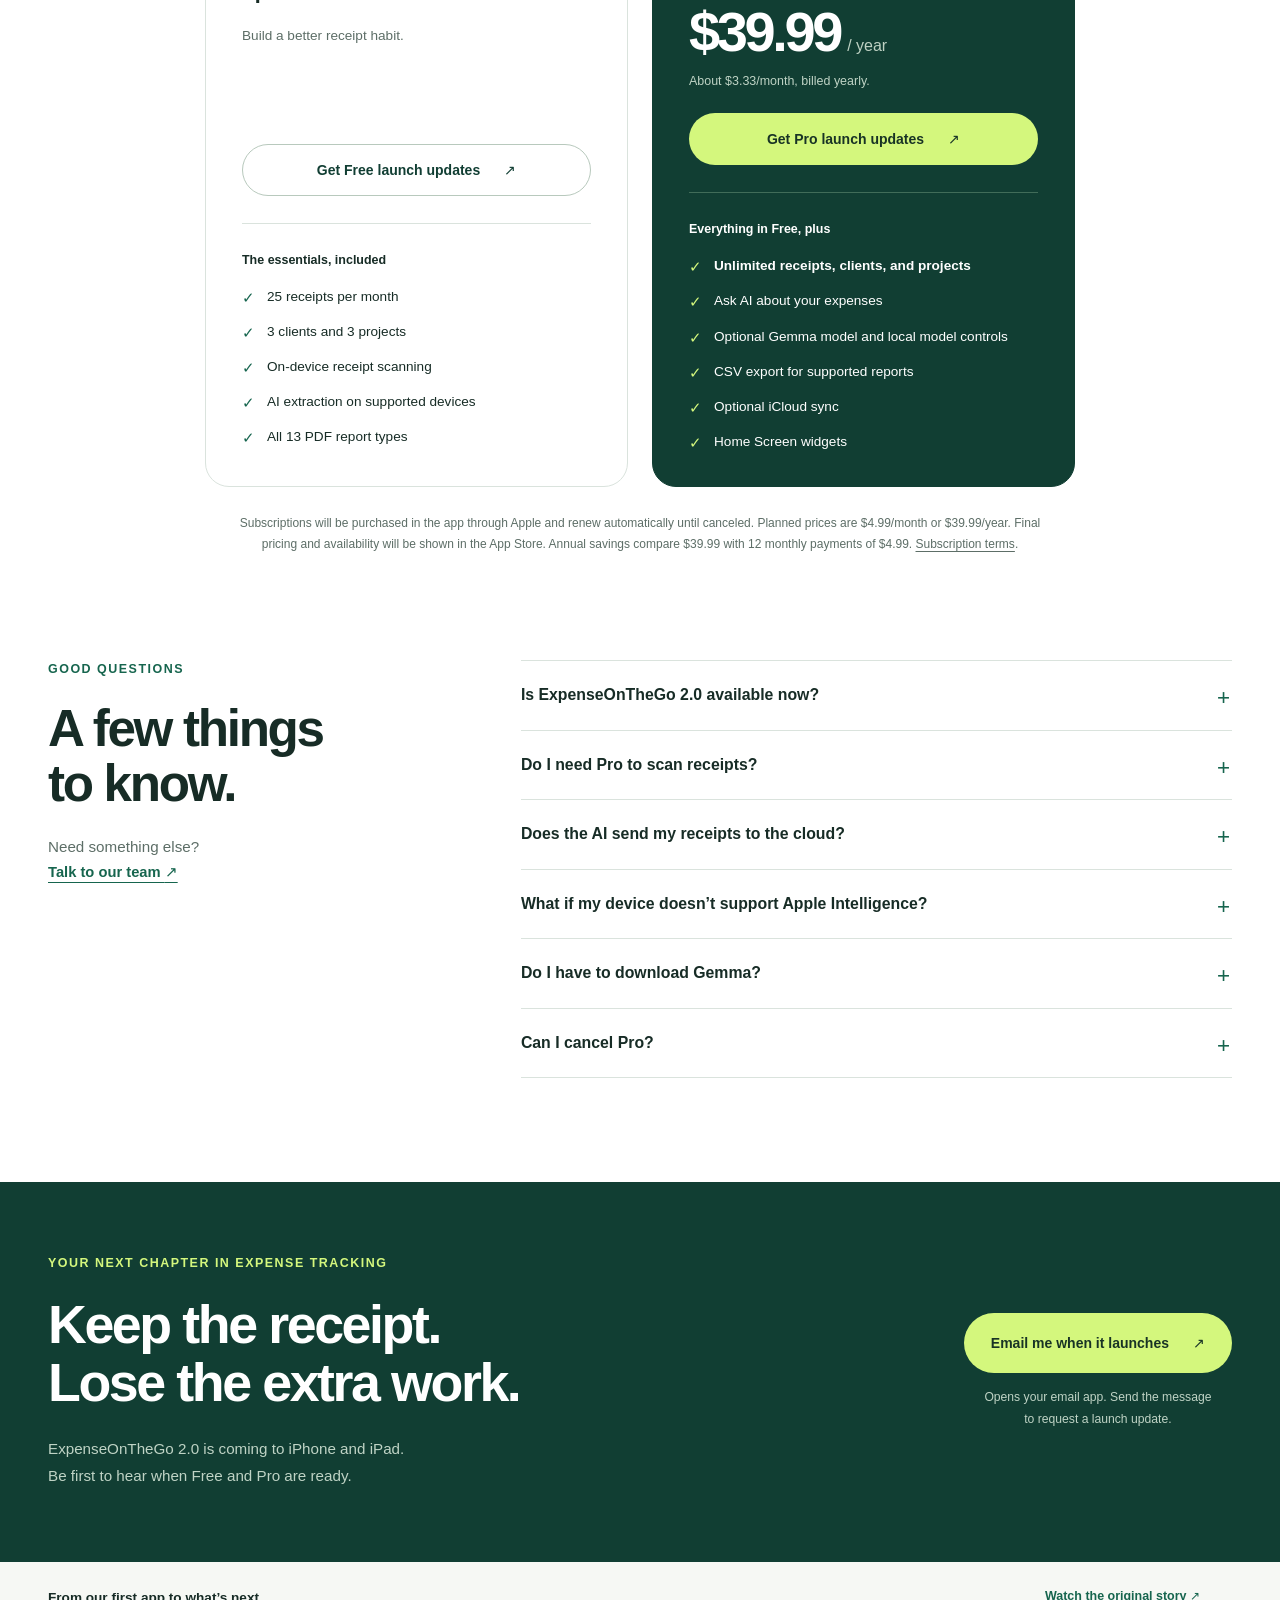
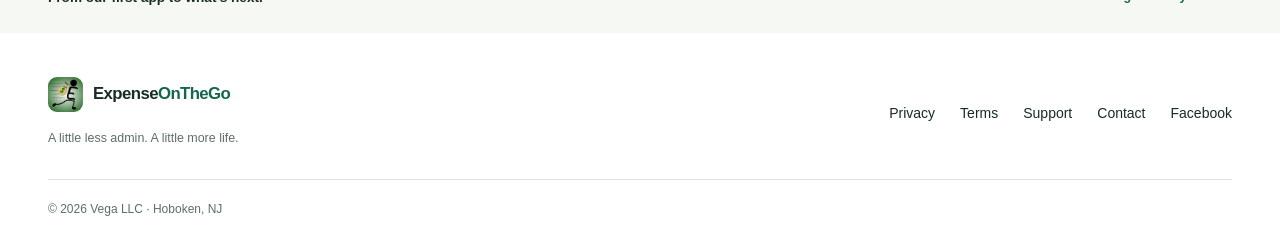
<file: daily-expense-manager.html>
<!doctype html><html lang="en"><head><meta charset="utf-8"><meta name="robots" content="noindex"><meta name="viewport" content="width=device-width, initial-scale=1"><meta http-equiv="refresh" content="0; url=/#workflow"><title>Daily Expense Manager | ExpenseOnTheGo</title><link rel="canonical" href="https://expenseonthego.com/#workflow"></head><body><p><a href="/#workflow">Continue to ExpenseOnTheGo workflow</a></p></body></html>
</file>
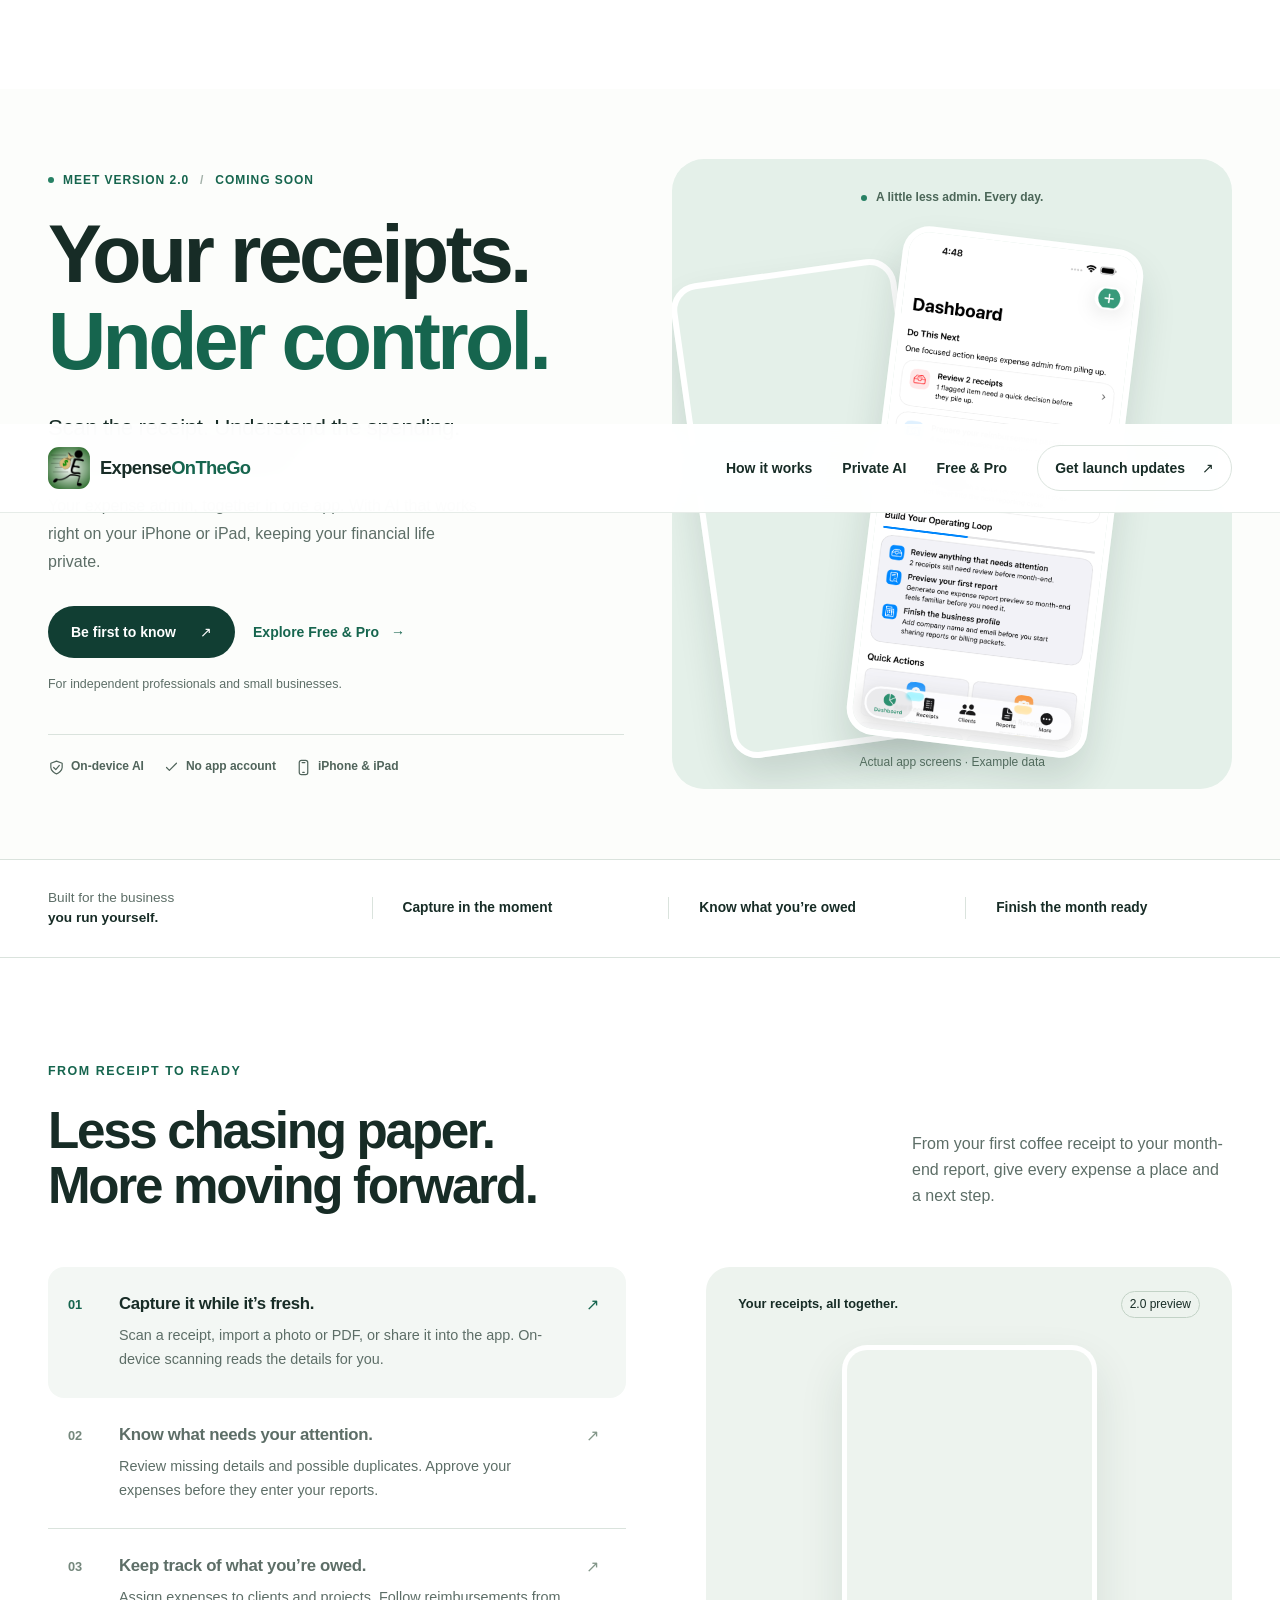
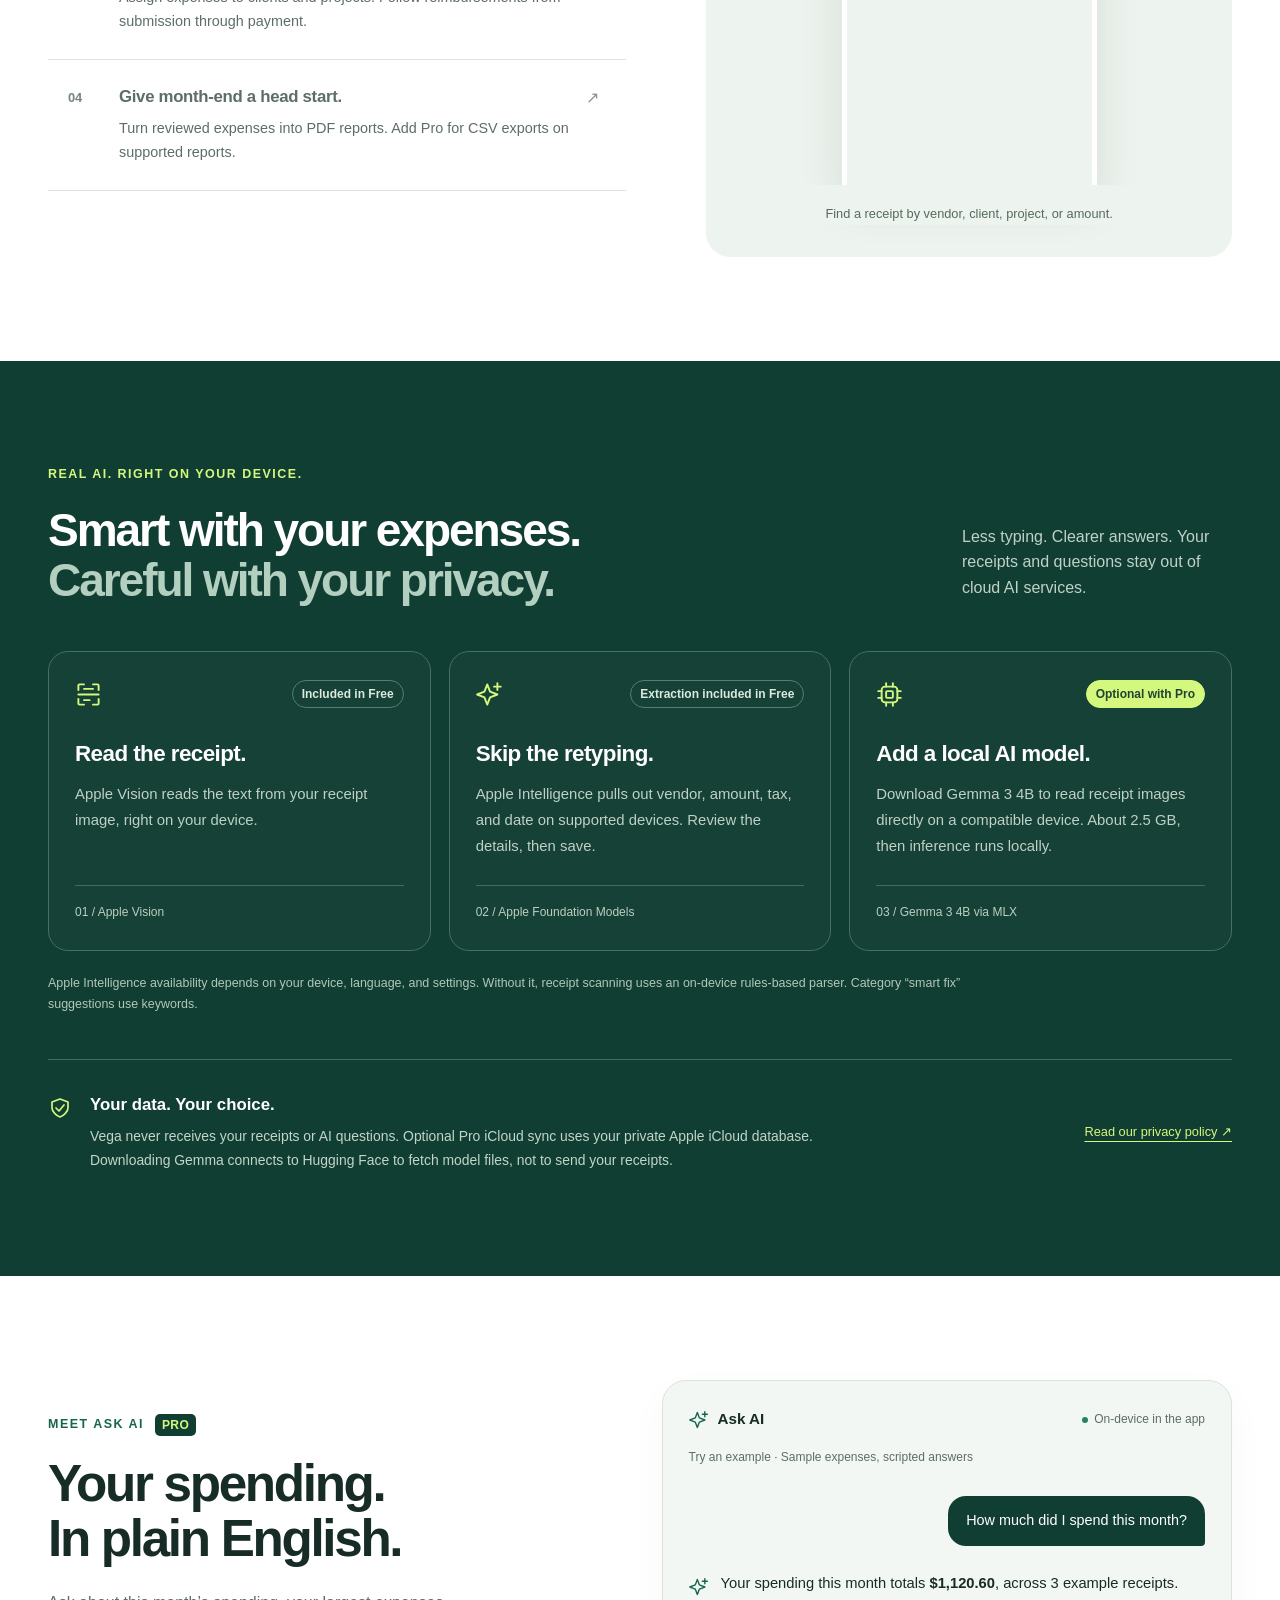
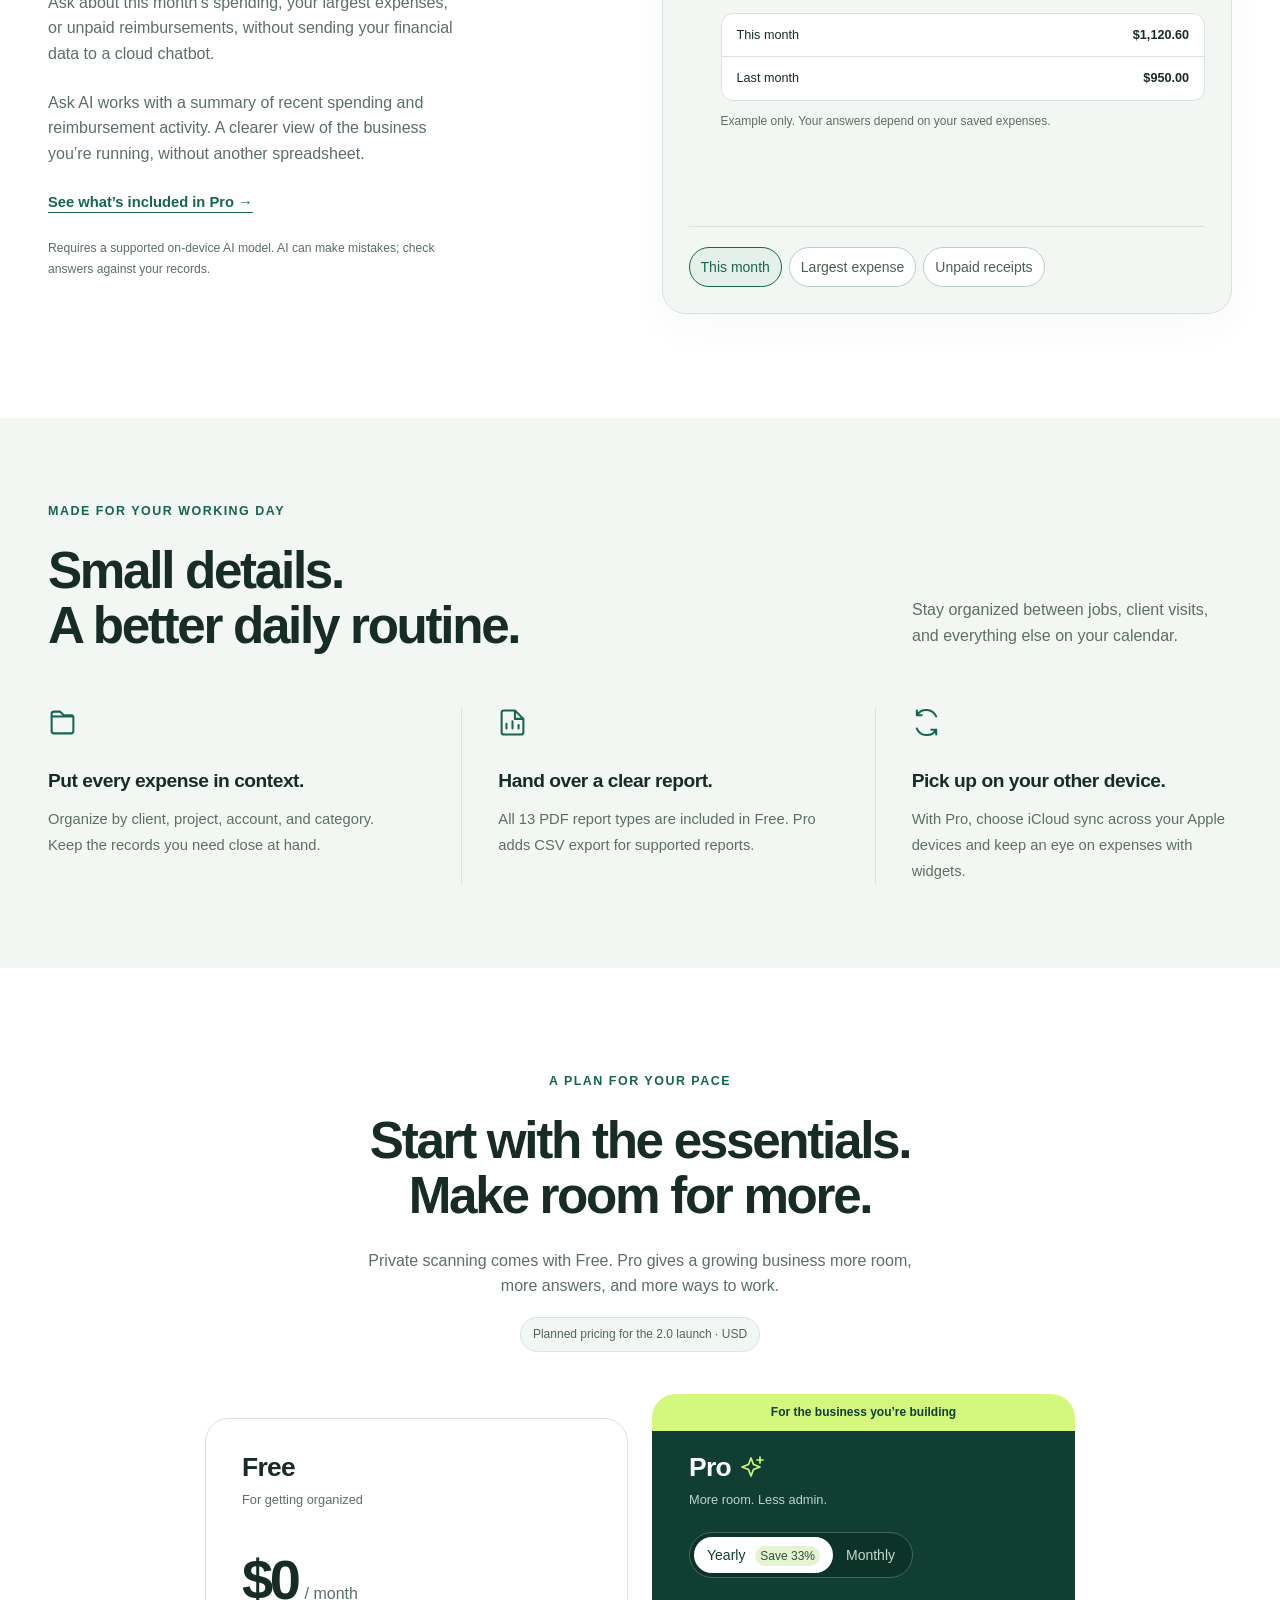
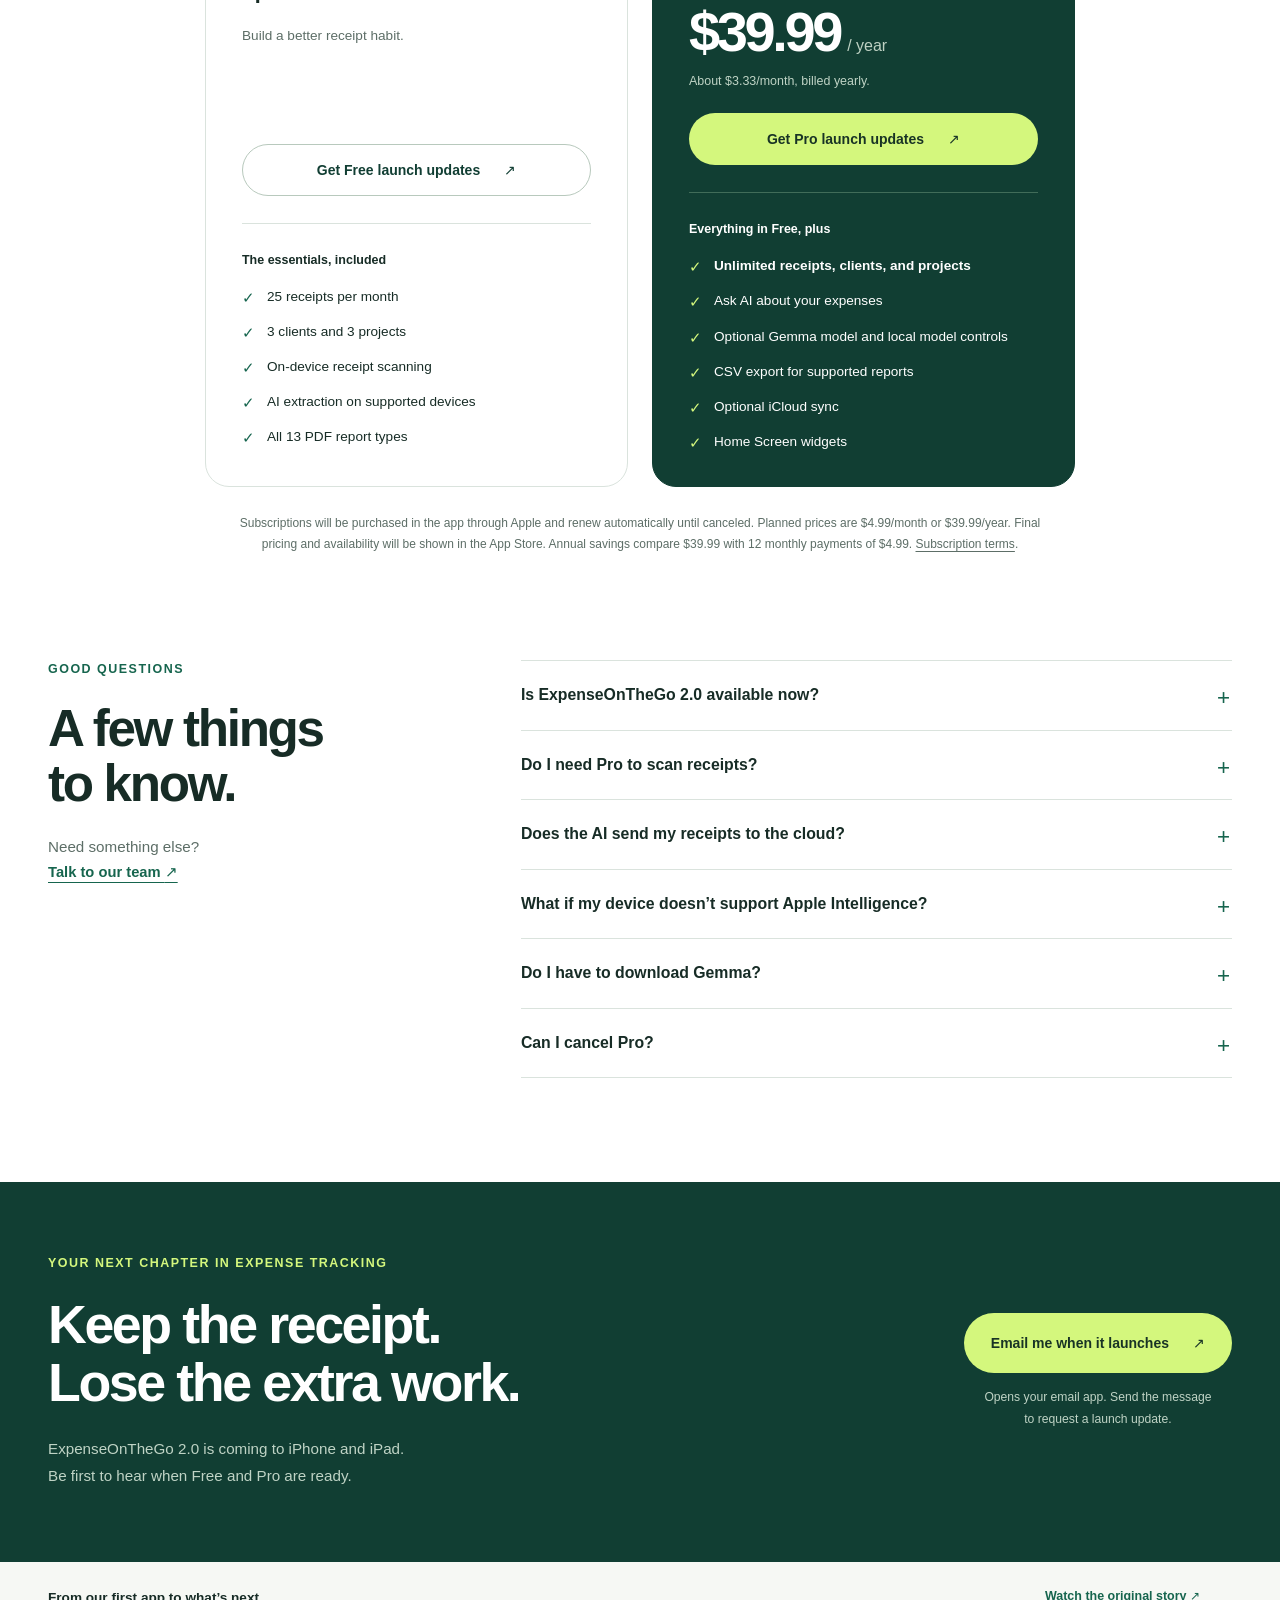
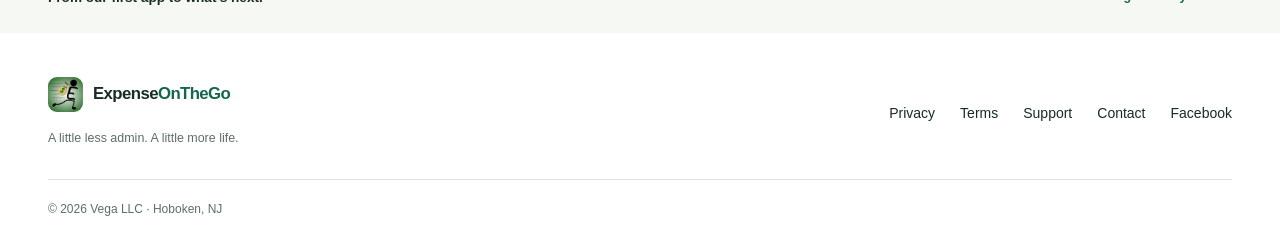
<file: download.html>
<!doctype html><html lang="en"><head><meta charset="utf-8"><meta name="robots" content="noindex"><meta name="viewport" content="width=device-width, initial-scale=1"><meta http-equiv="refresh" content="0; url=/#launch"><title>ExpenseOnTheGo Availability</title><link rel="canonical" href="https://expenseonthego.com/#launch"></head><body><p><a href="/#launch">Ask about ExpenseOnTheGo availability</a></p></body></html>
</file>
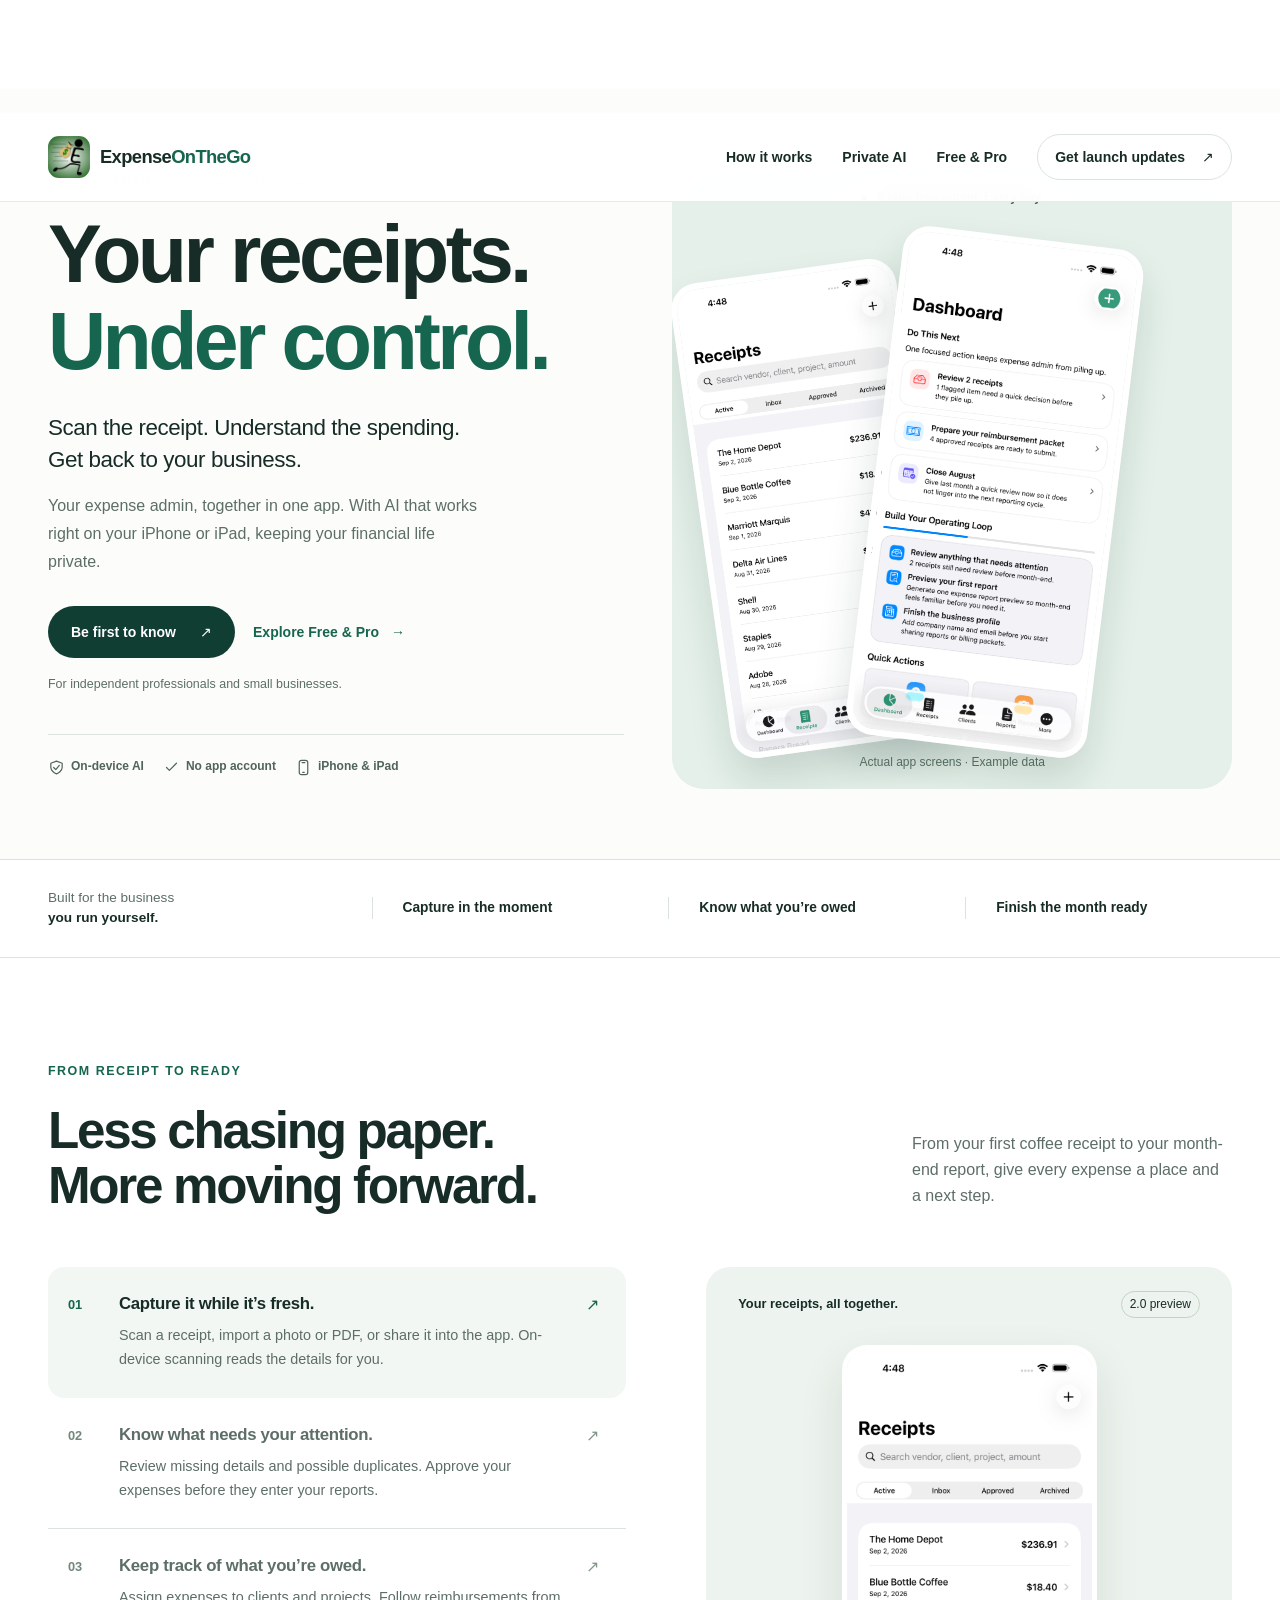
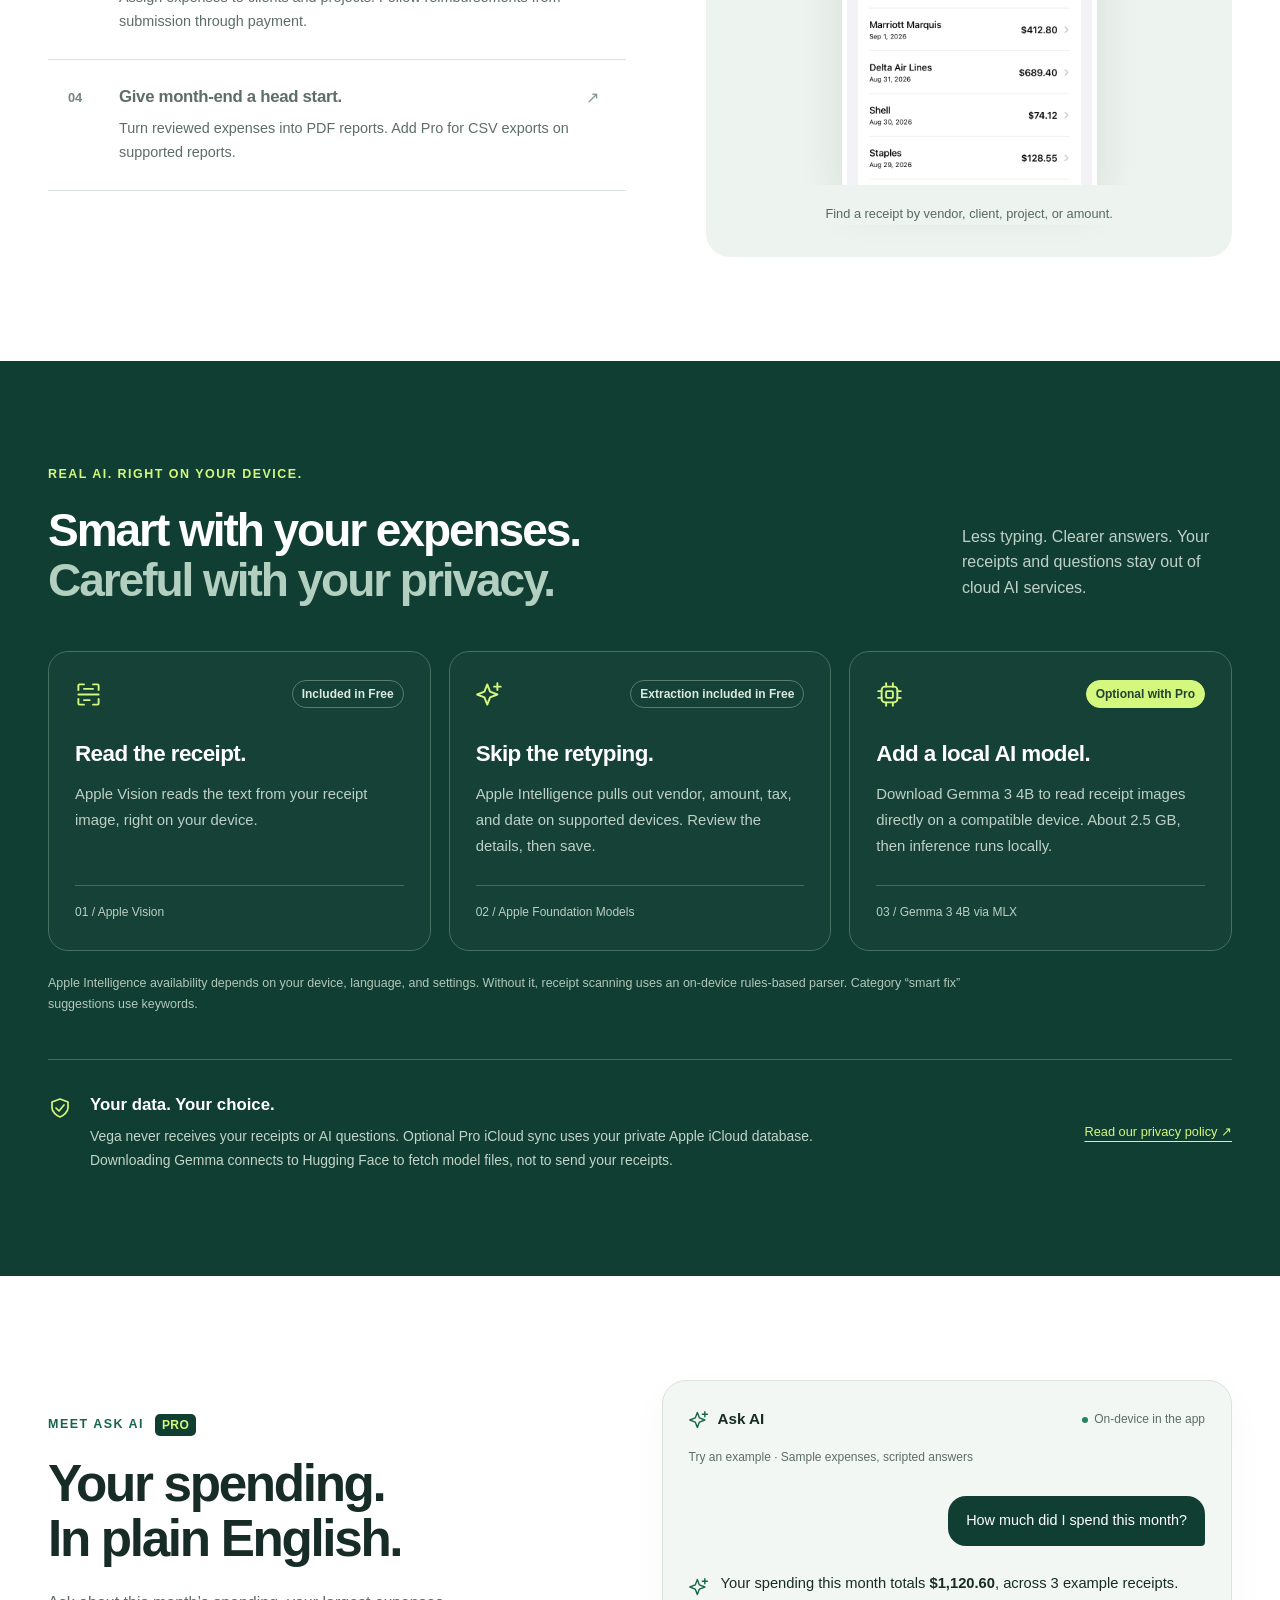
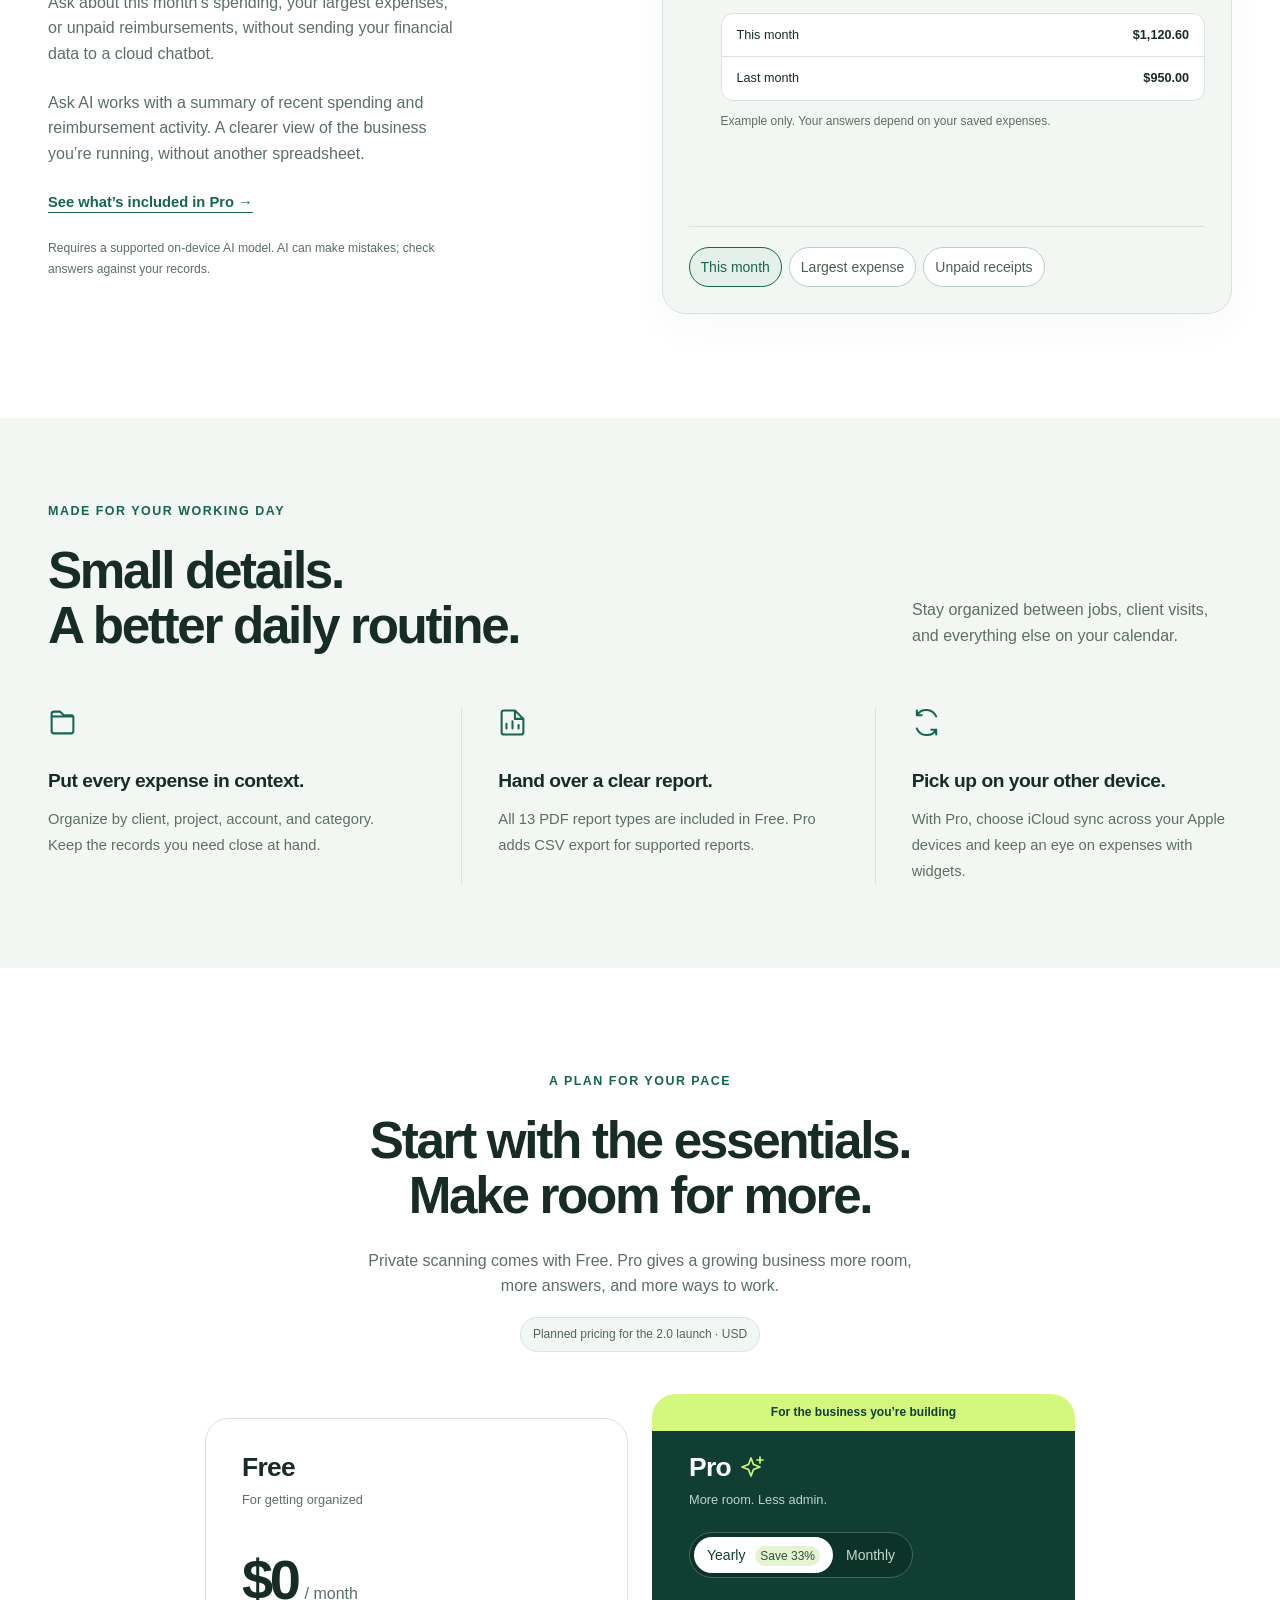
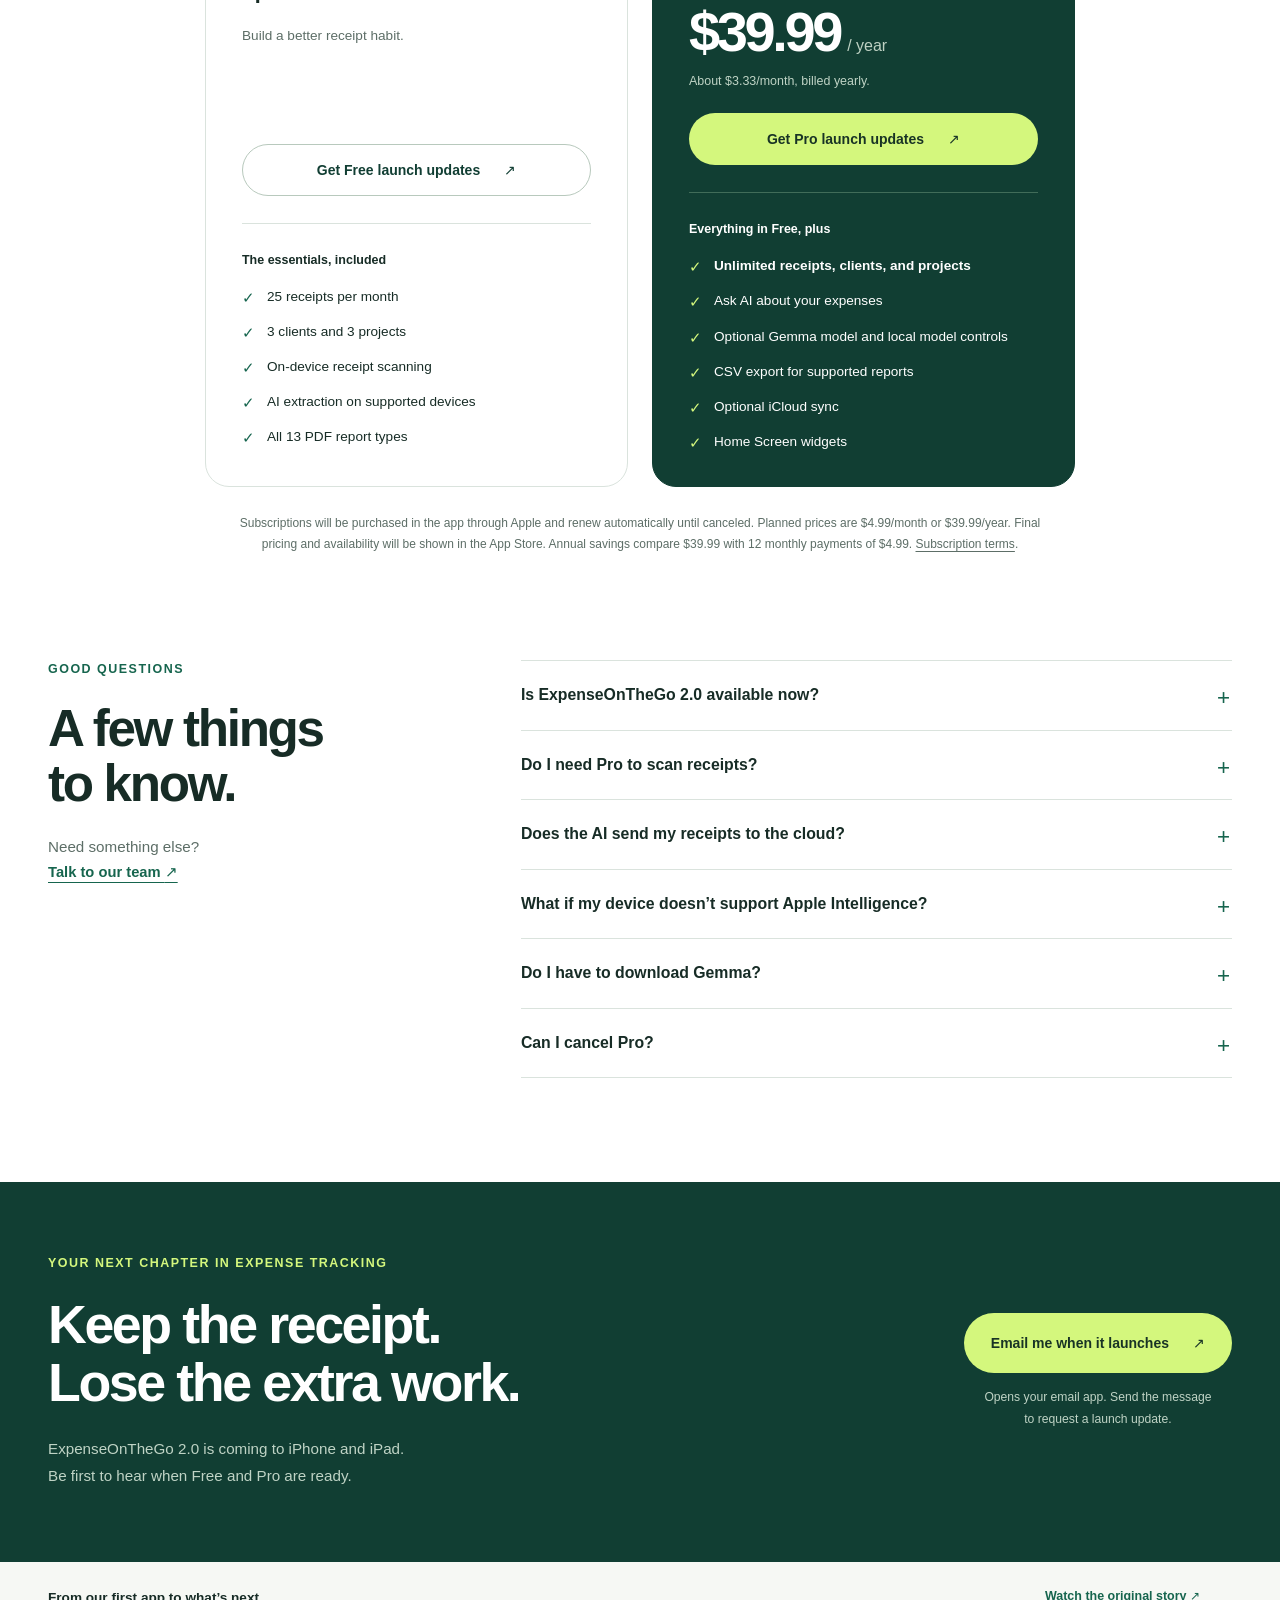
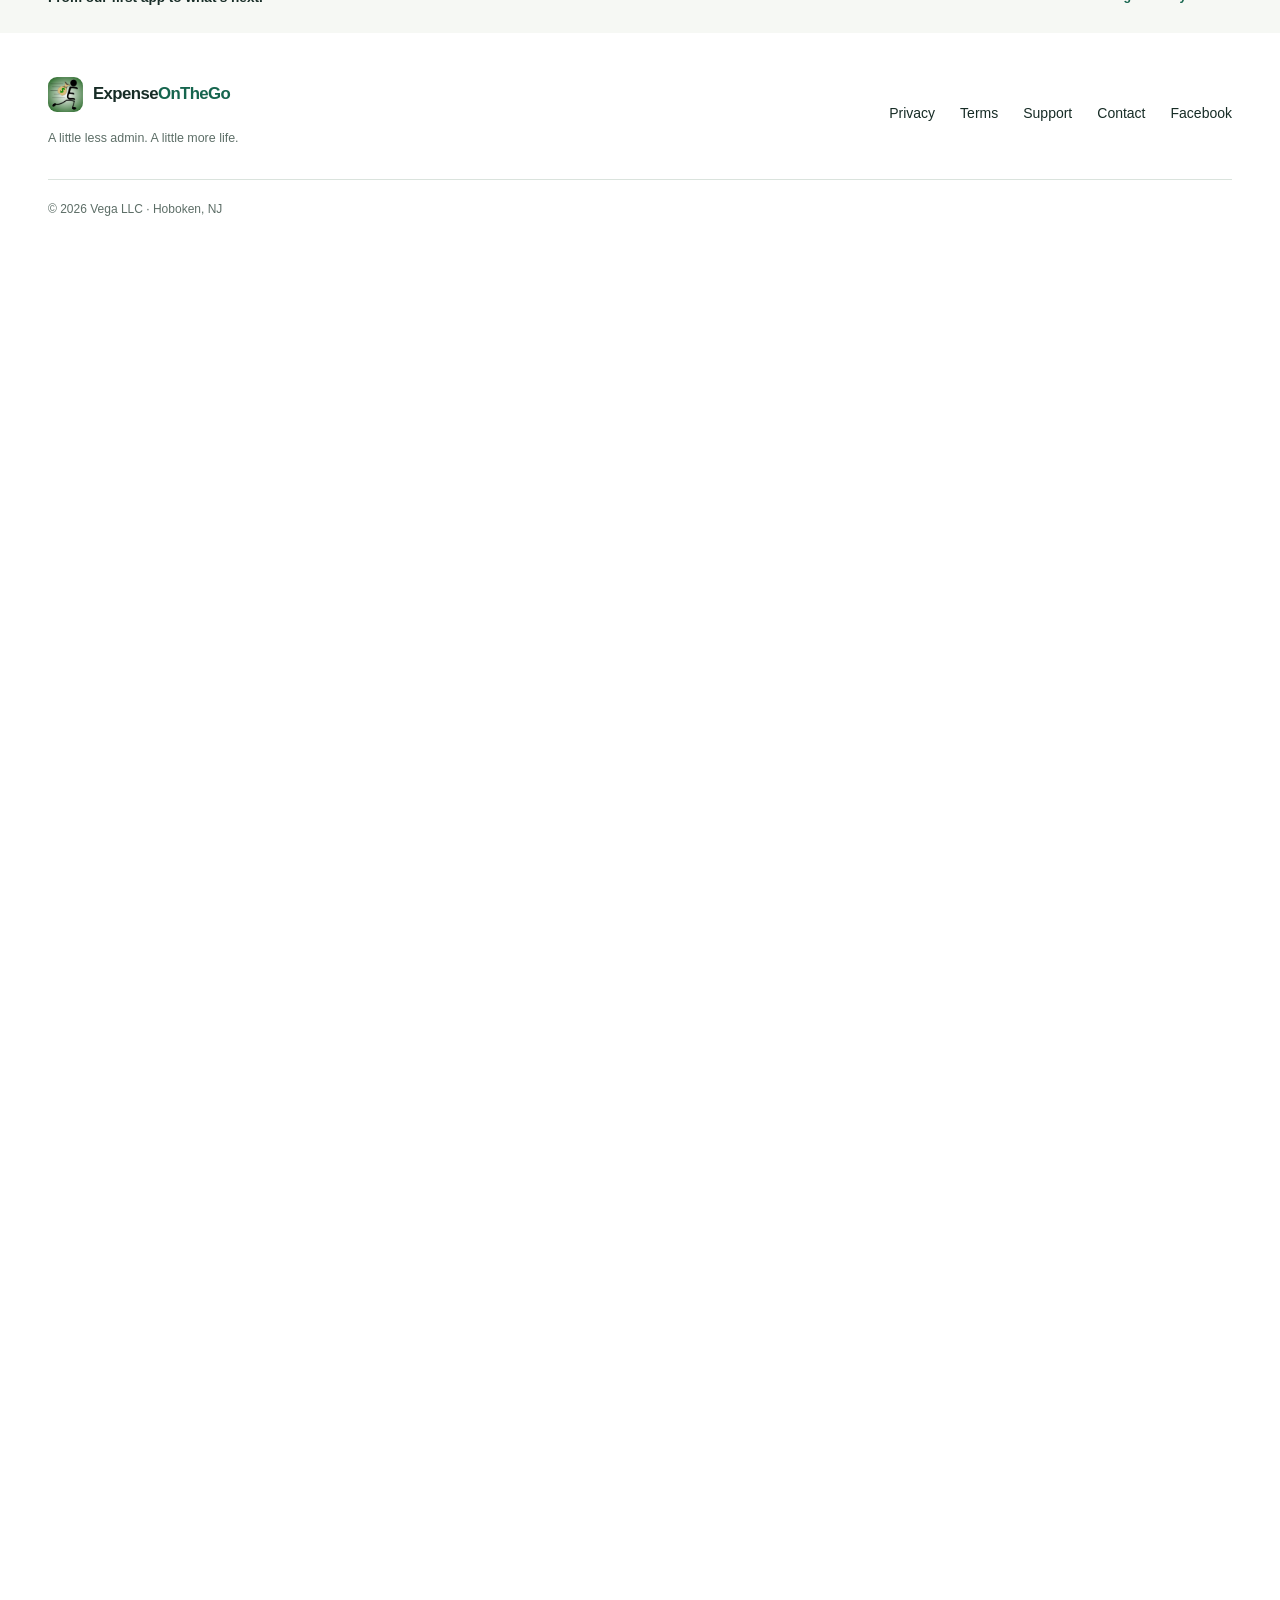
<file: expense-report-tracker.html>
<!doctype html><html lang="en"><head><meta charset="utf-8"><meta name="robots" content="noindex"><meta name="viewport" content="width=device-width, initial-scale=1"><meta http-equiv="refresh" content="0; url=/#features"><title>Expense Report Tracker | ExpenseOnTheGo</title><link rel="canonical" href="https://expenseonthego.com/#features"></head><body><p><a href="/#features">Continue to ExpenseOnTheGo reports</a></p></body></html>
</file>
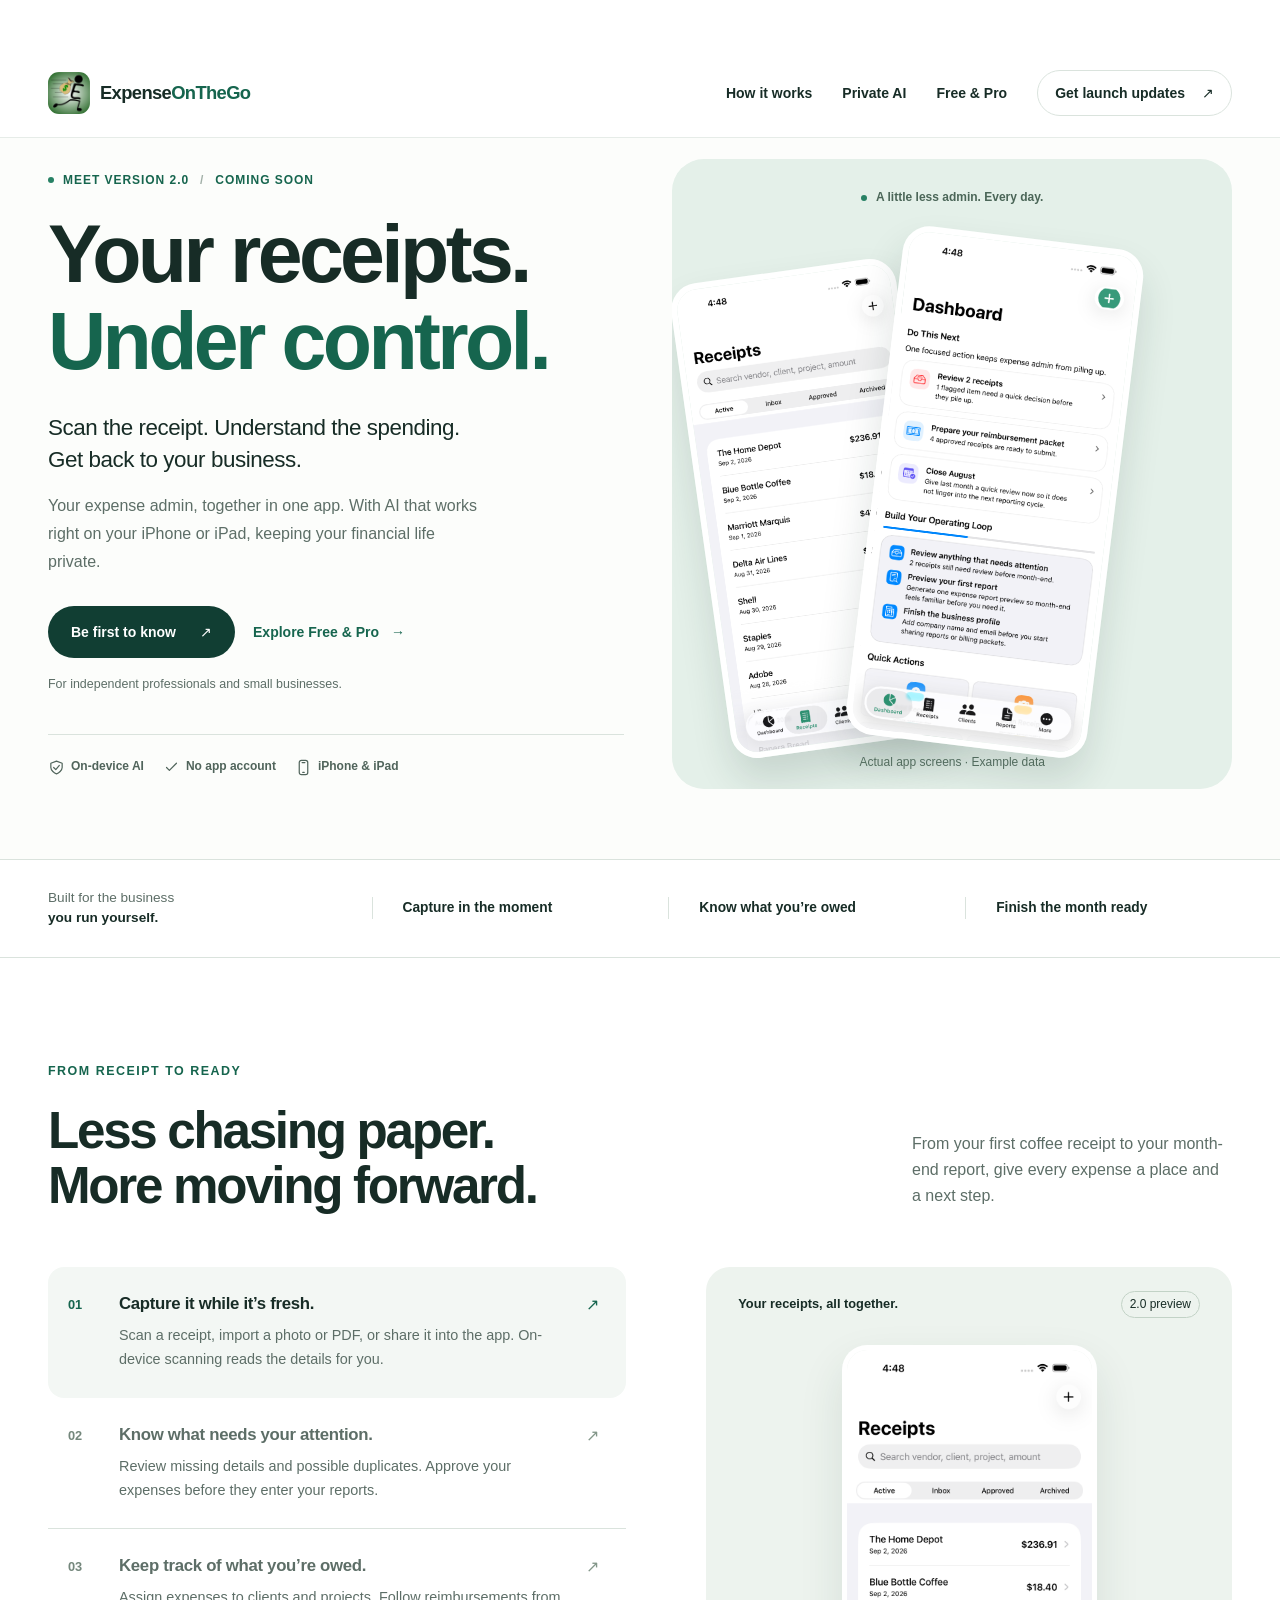
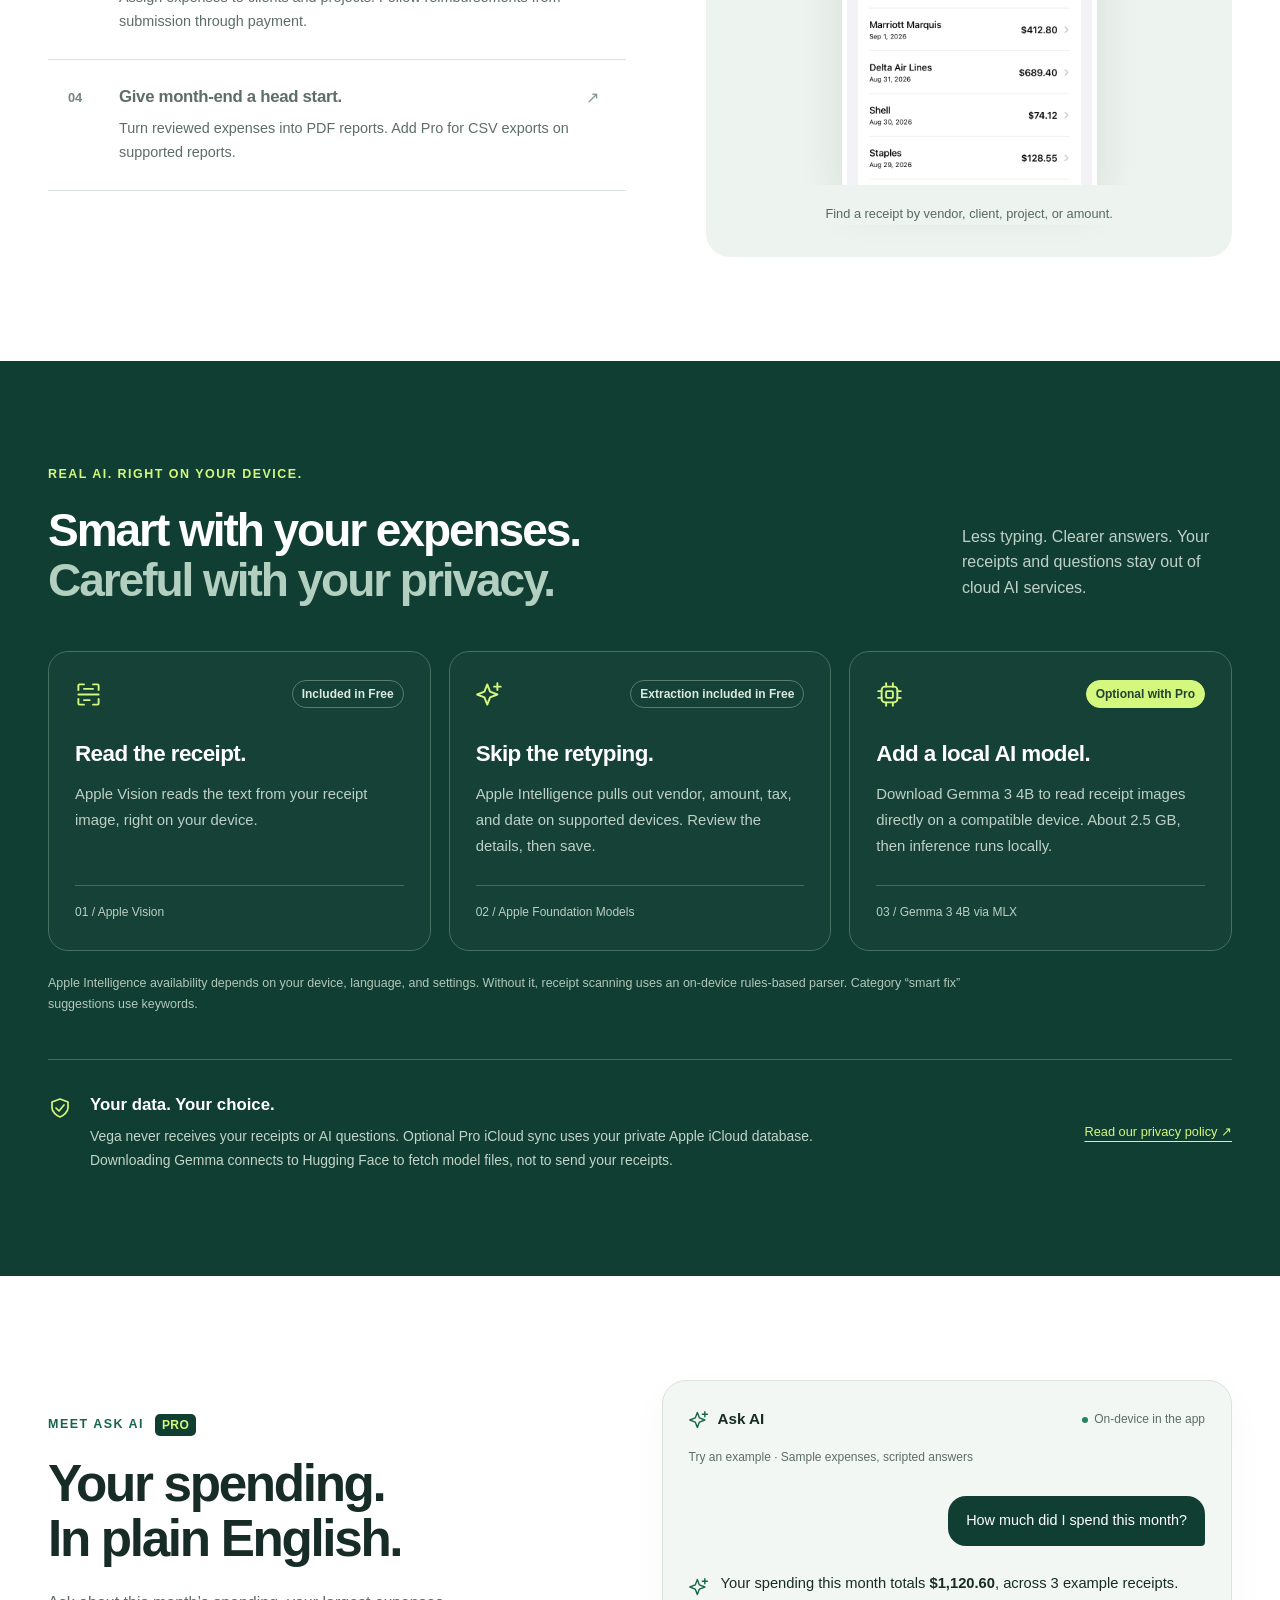
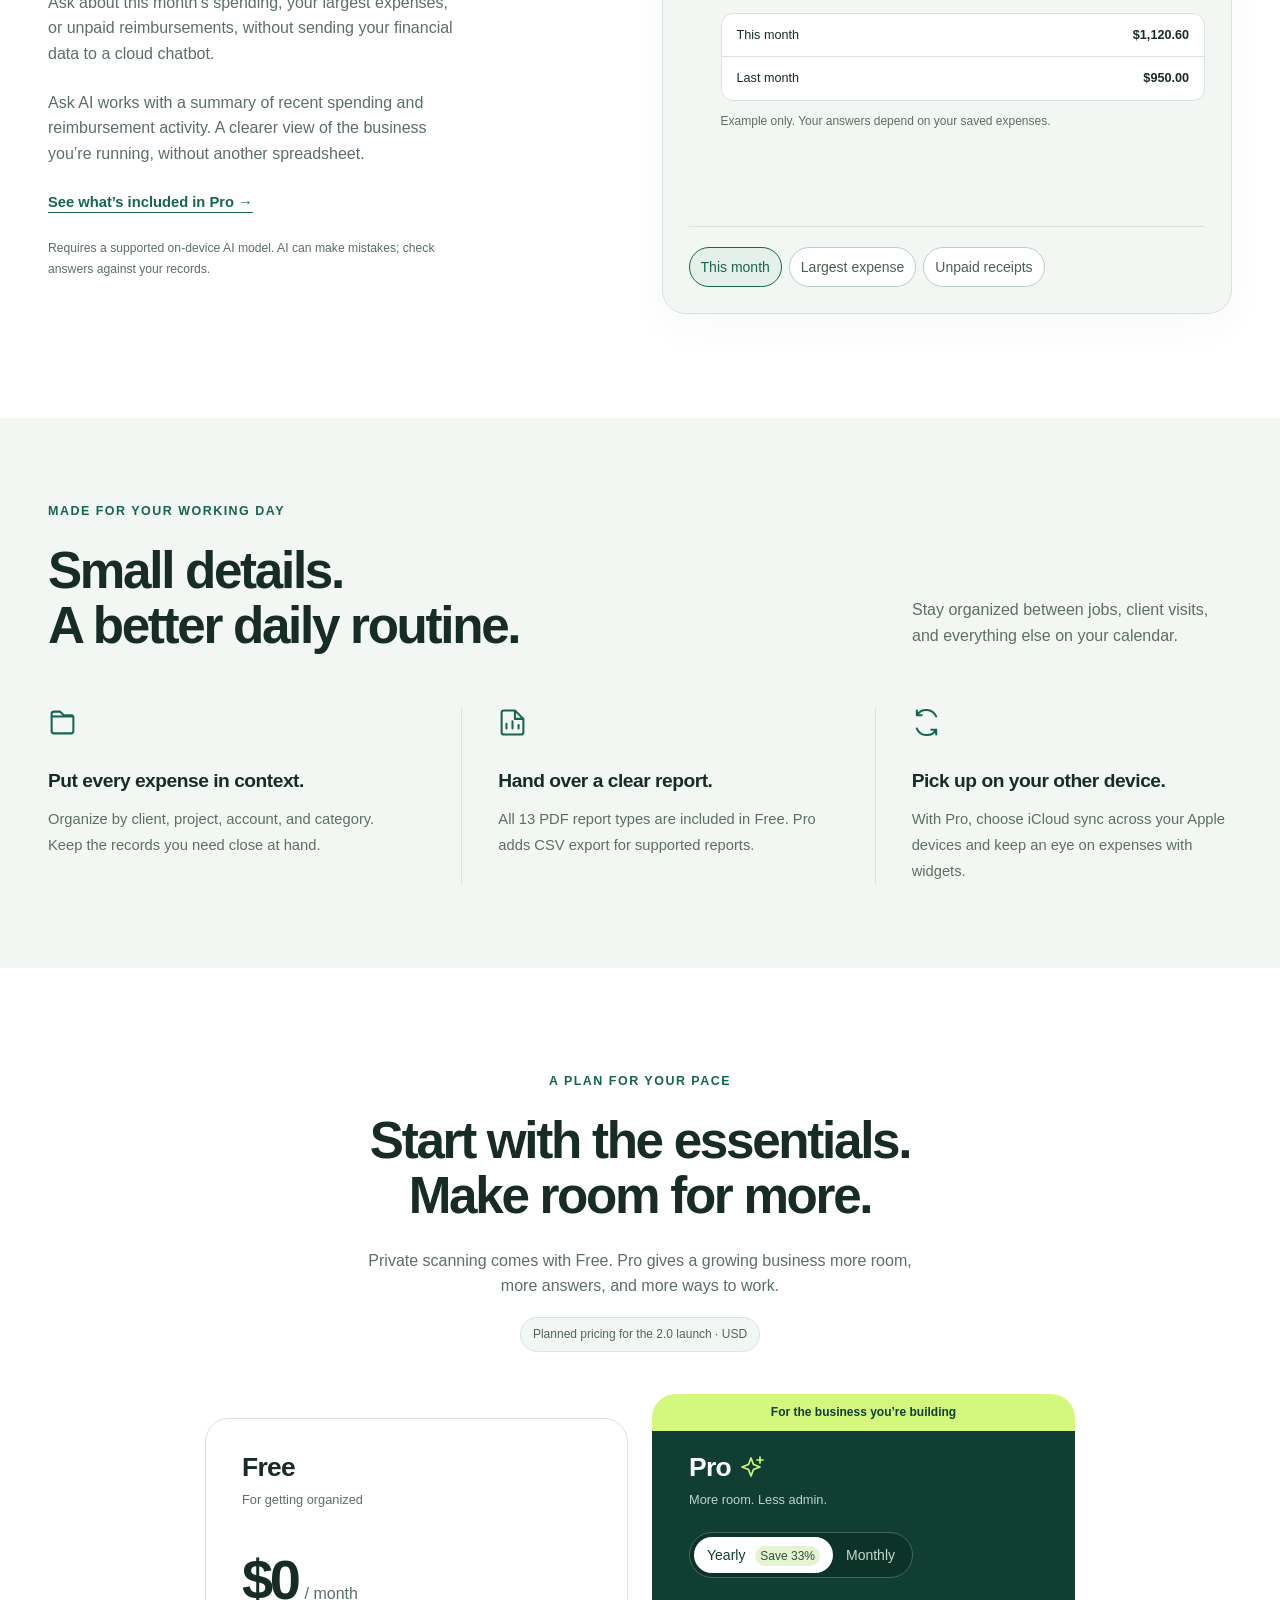
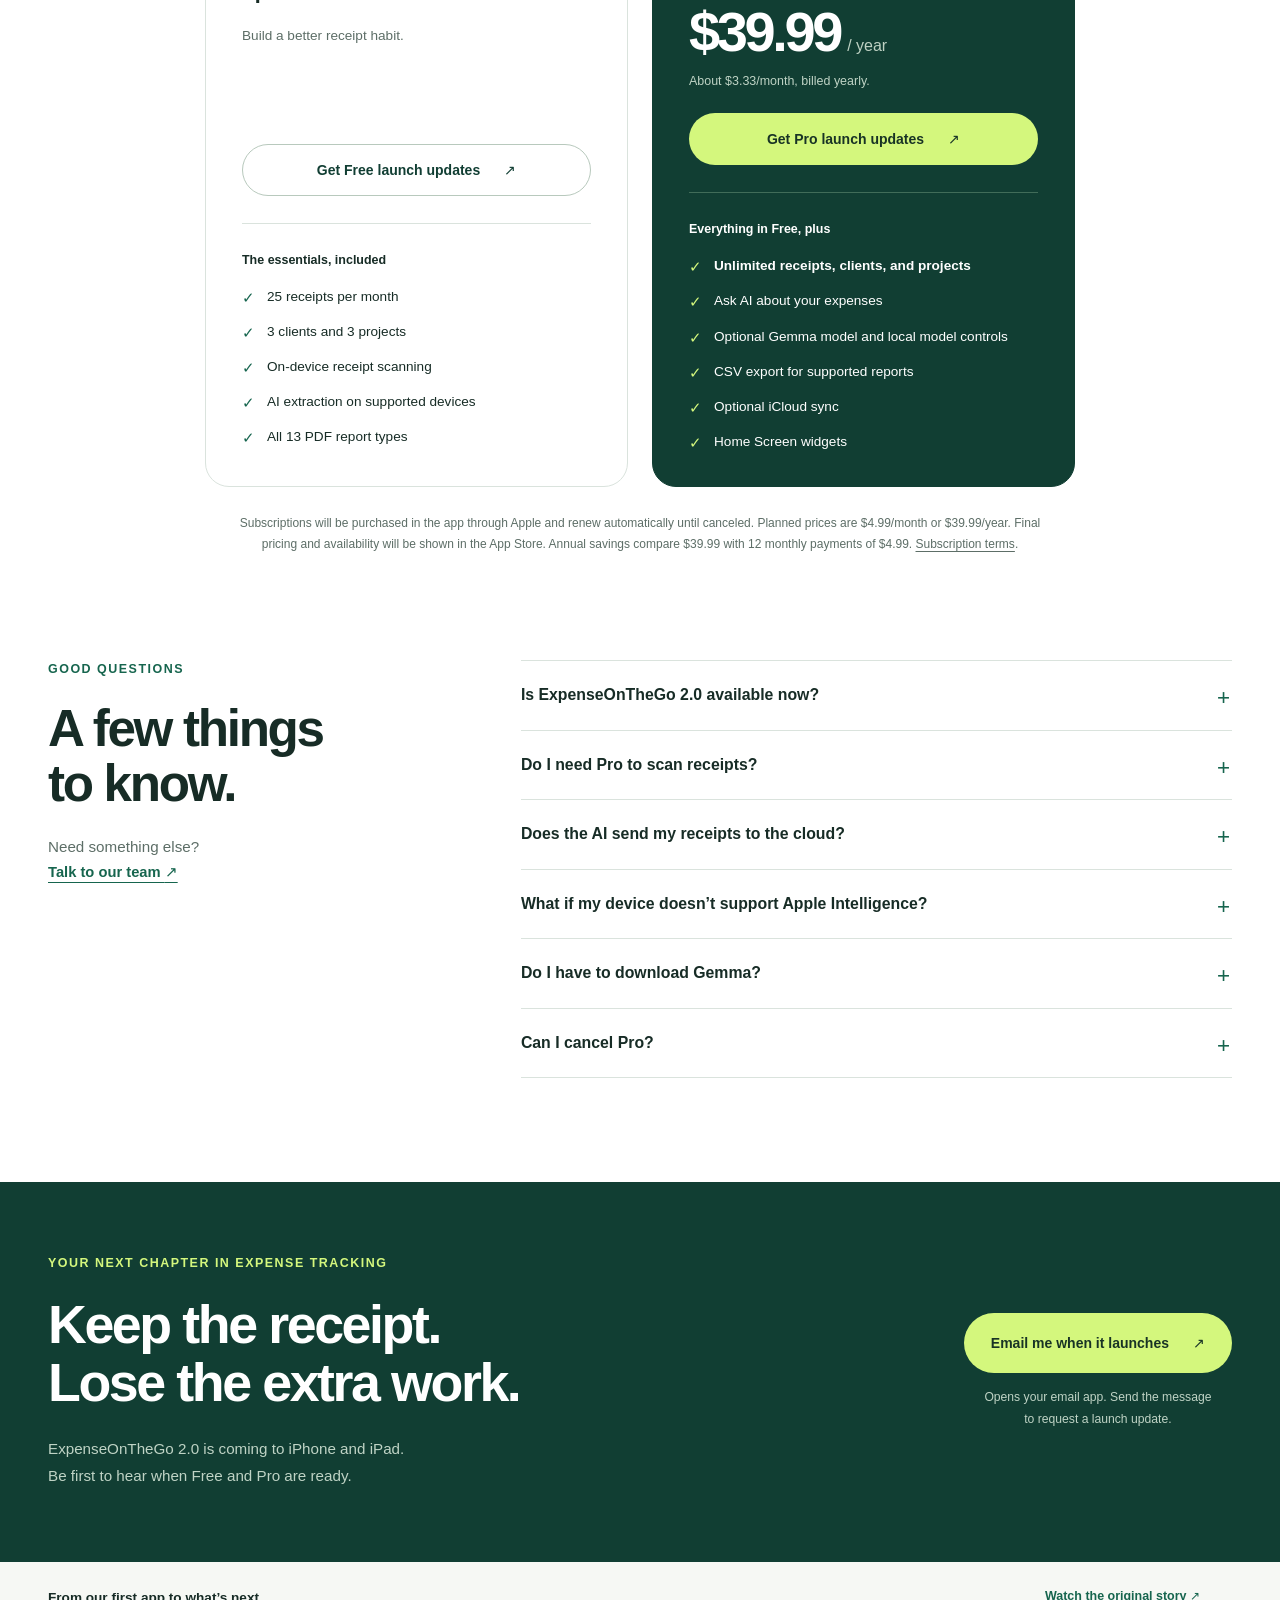
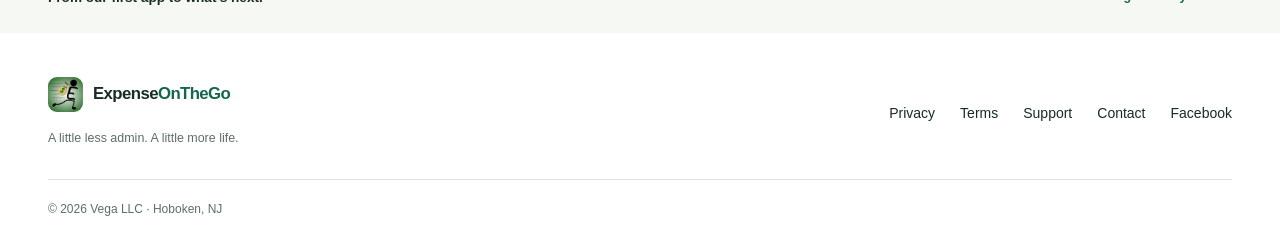
<file: features.html>
<!doctype html><html lang="en"><head><meta charset="utf-8"><meta name="robots" content="noindex"><meta name="viewport" content="width=device-width, initial-scale=1"><meta http-equiv="refresh" content="0; url=/#features"><title>ExpenseOnTheGo Features</title><link rel="canonical" href="https://expenseonthego.com/#features"></head><body><p><a href="/#features">Continue to ExpenseOnTheGo features</a></p></body></html>
</file>
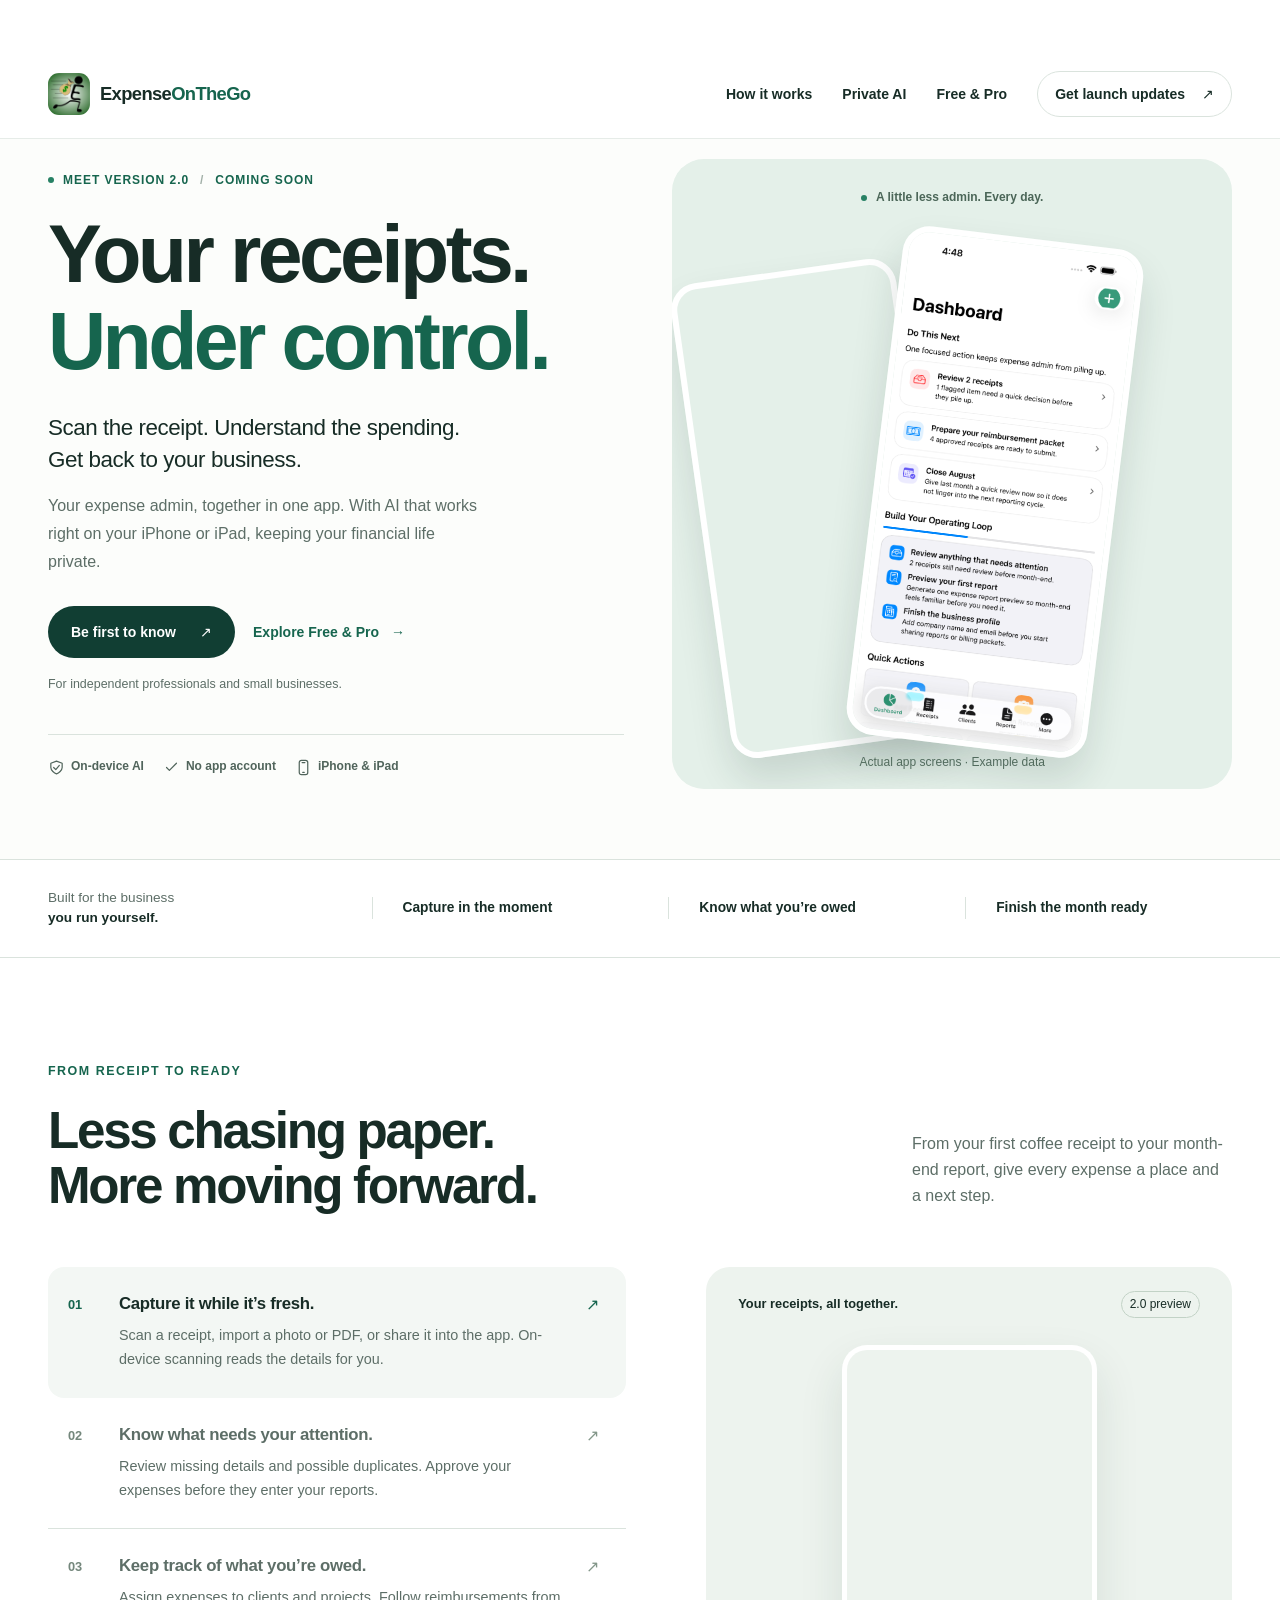
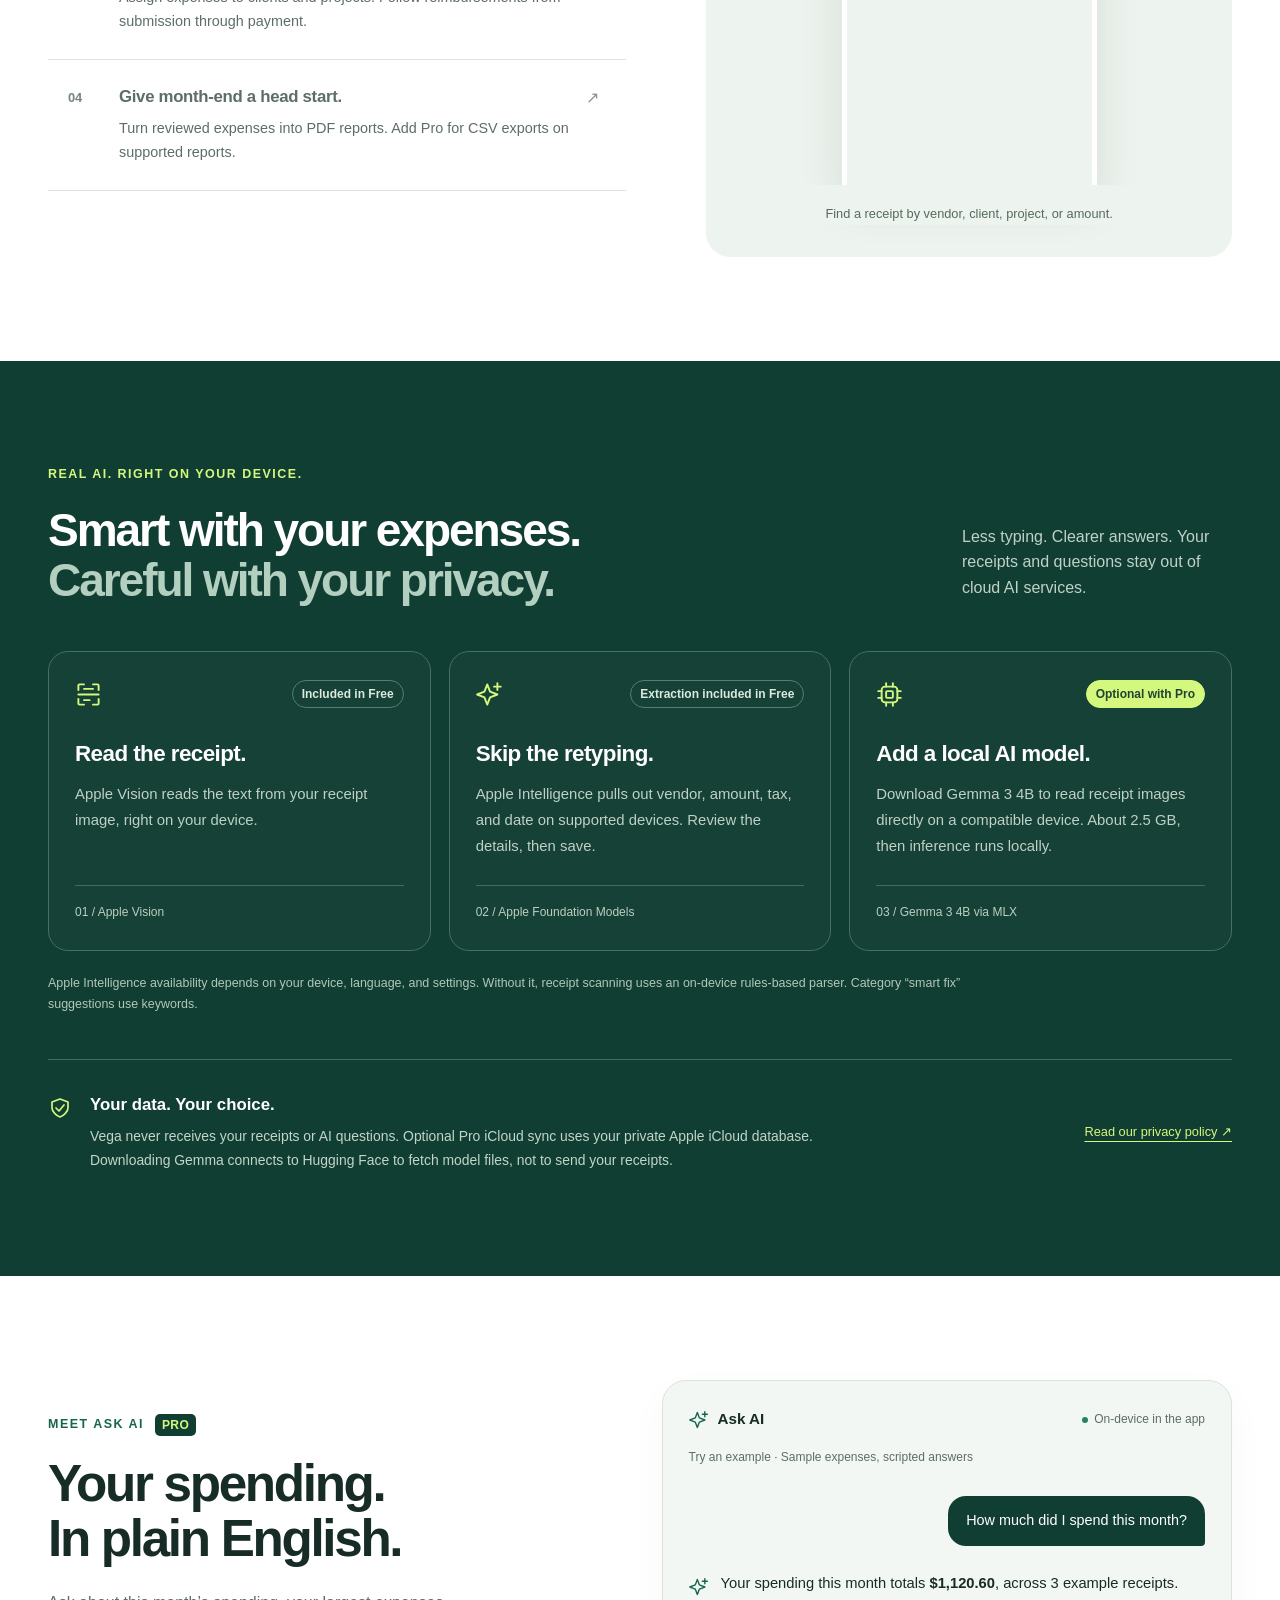
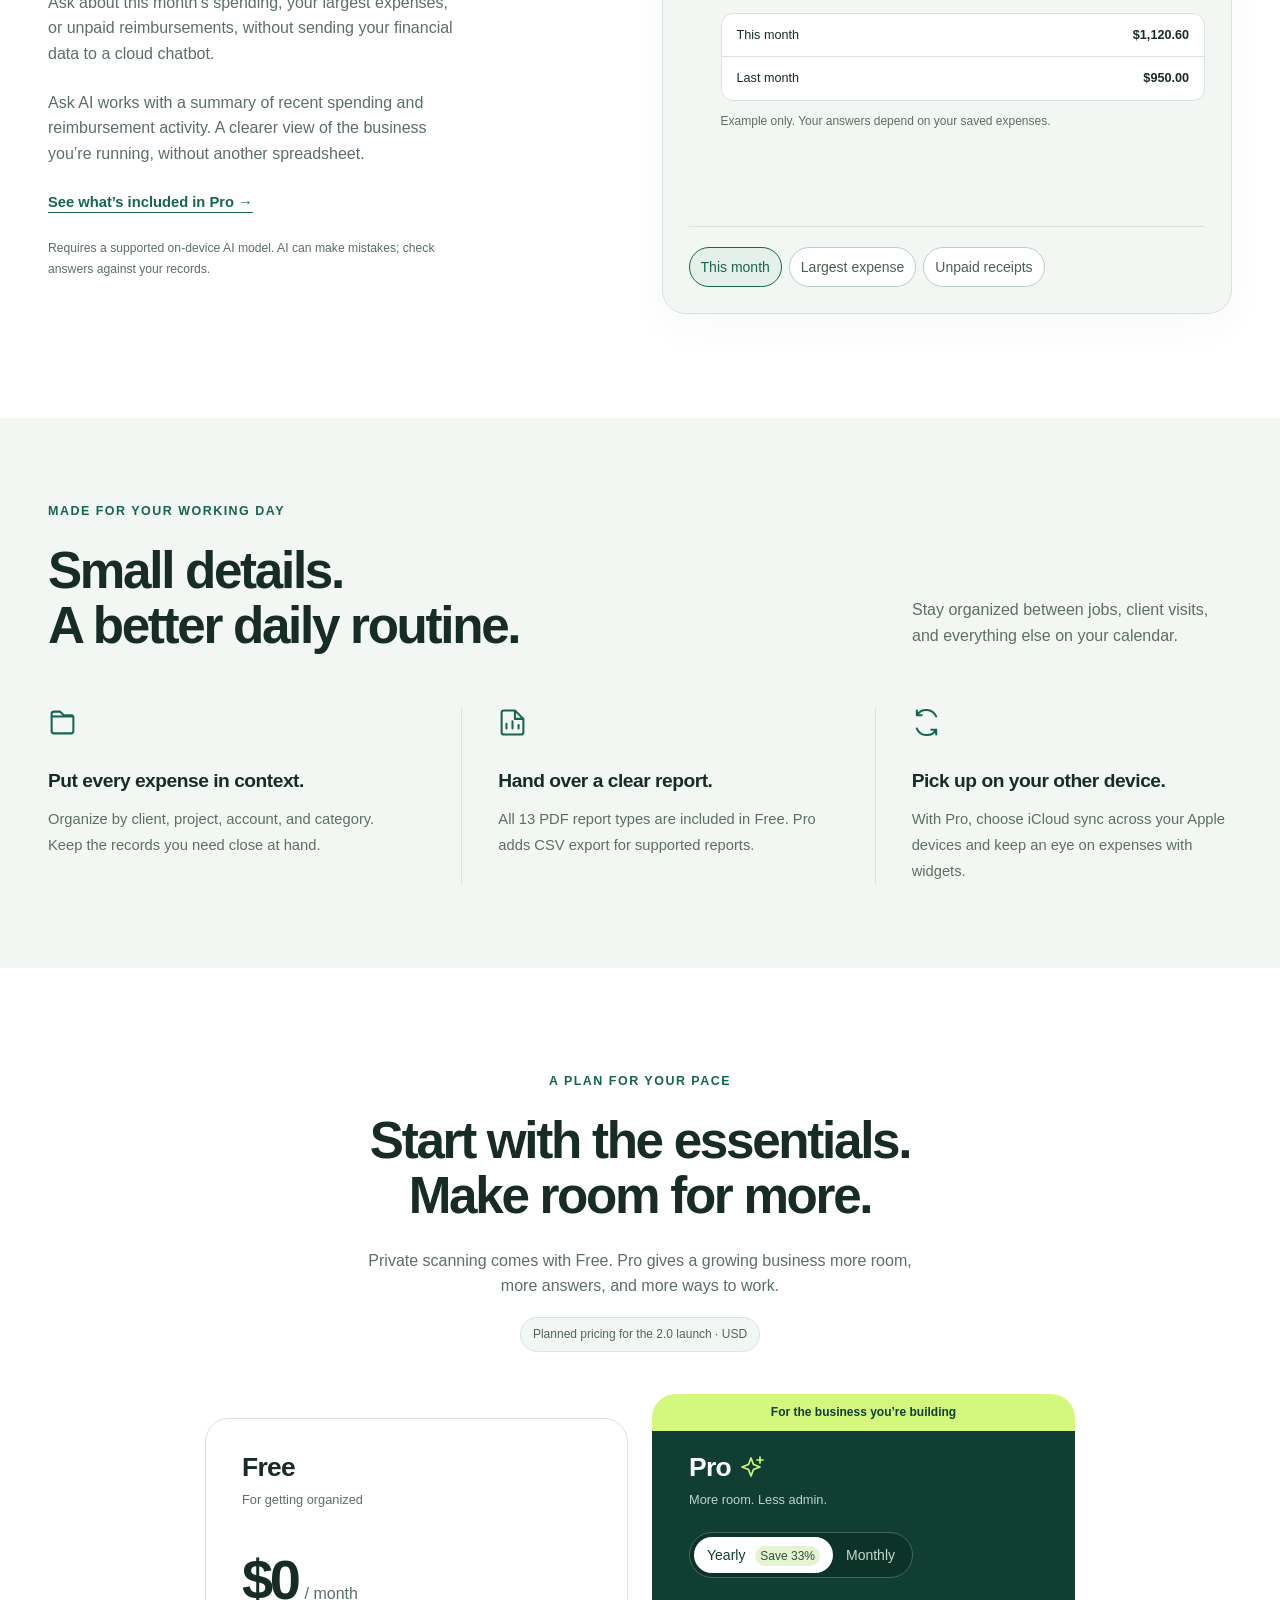
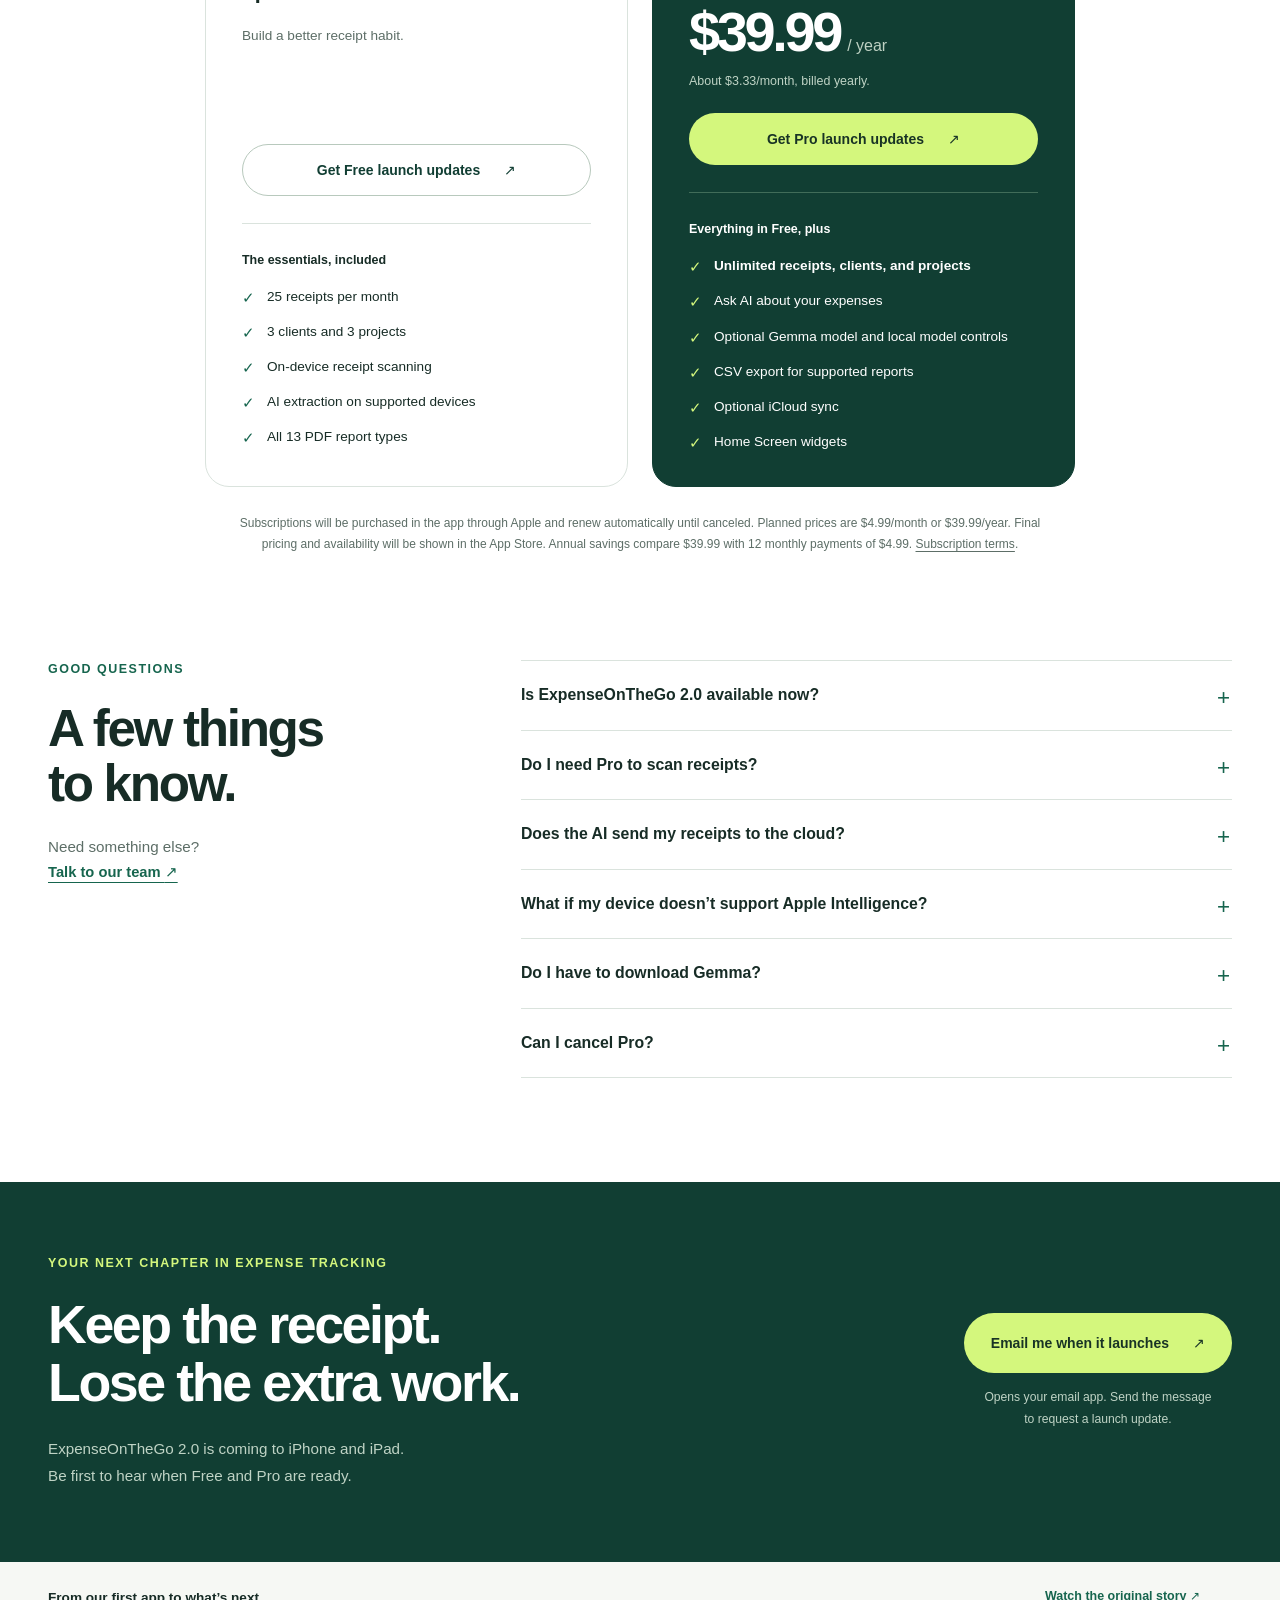
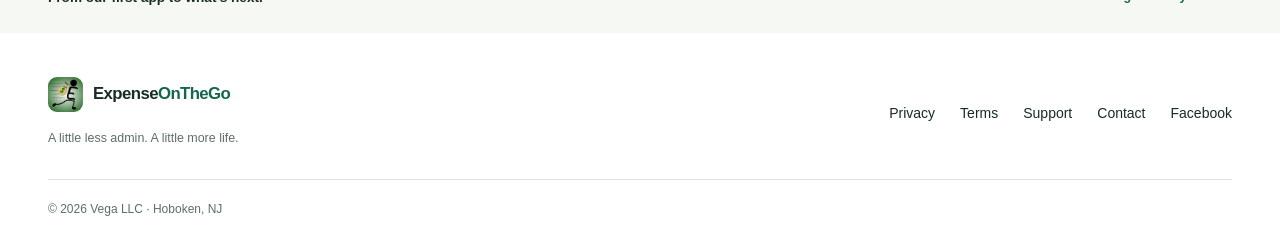
<file: main.html>
<!doctype html><html lang="en"><head><meta charset="utf-8"><meta name="robots" content="noindex"><meta name="viewport" content="width=device-width, initial-scale=1"><meta http-equiv="refresh" content="0; url=/#workflow"><title>ExpenseOnTheGo</title><link rel="canonical" href="https://expenseonthego.com/#workflow"></head><body><p><a href="/#workflow">Continue to ExpenseOnTheGo</a></p></body></html>
</file>
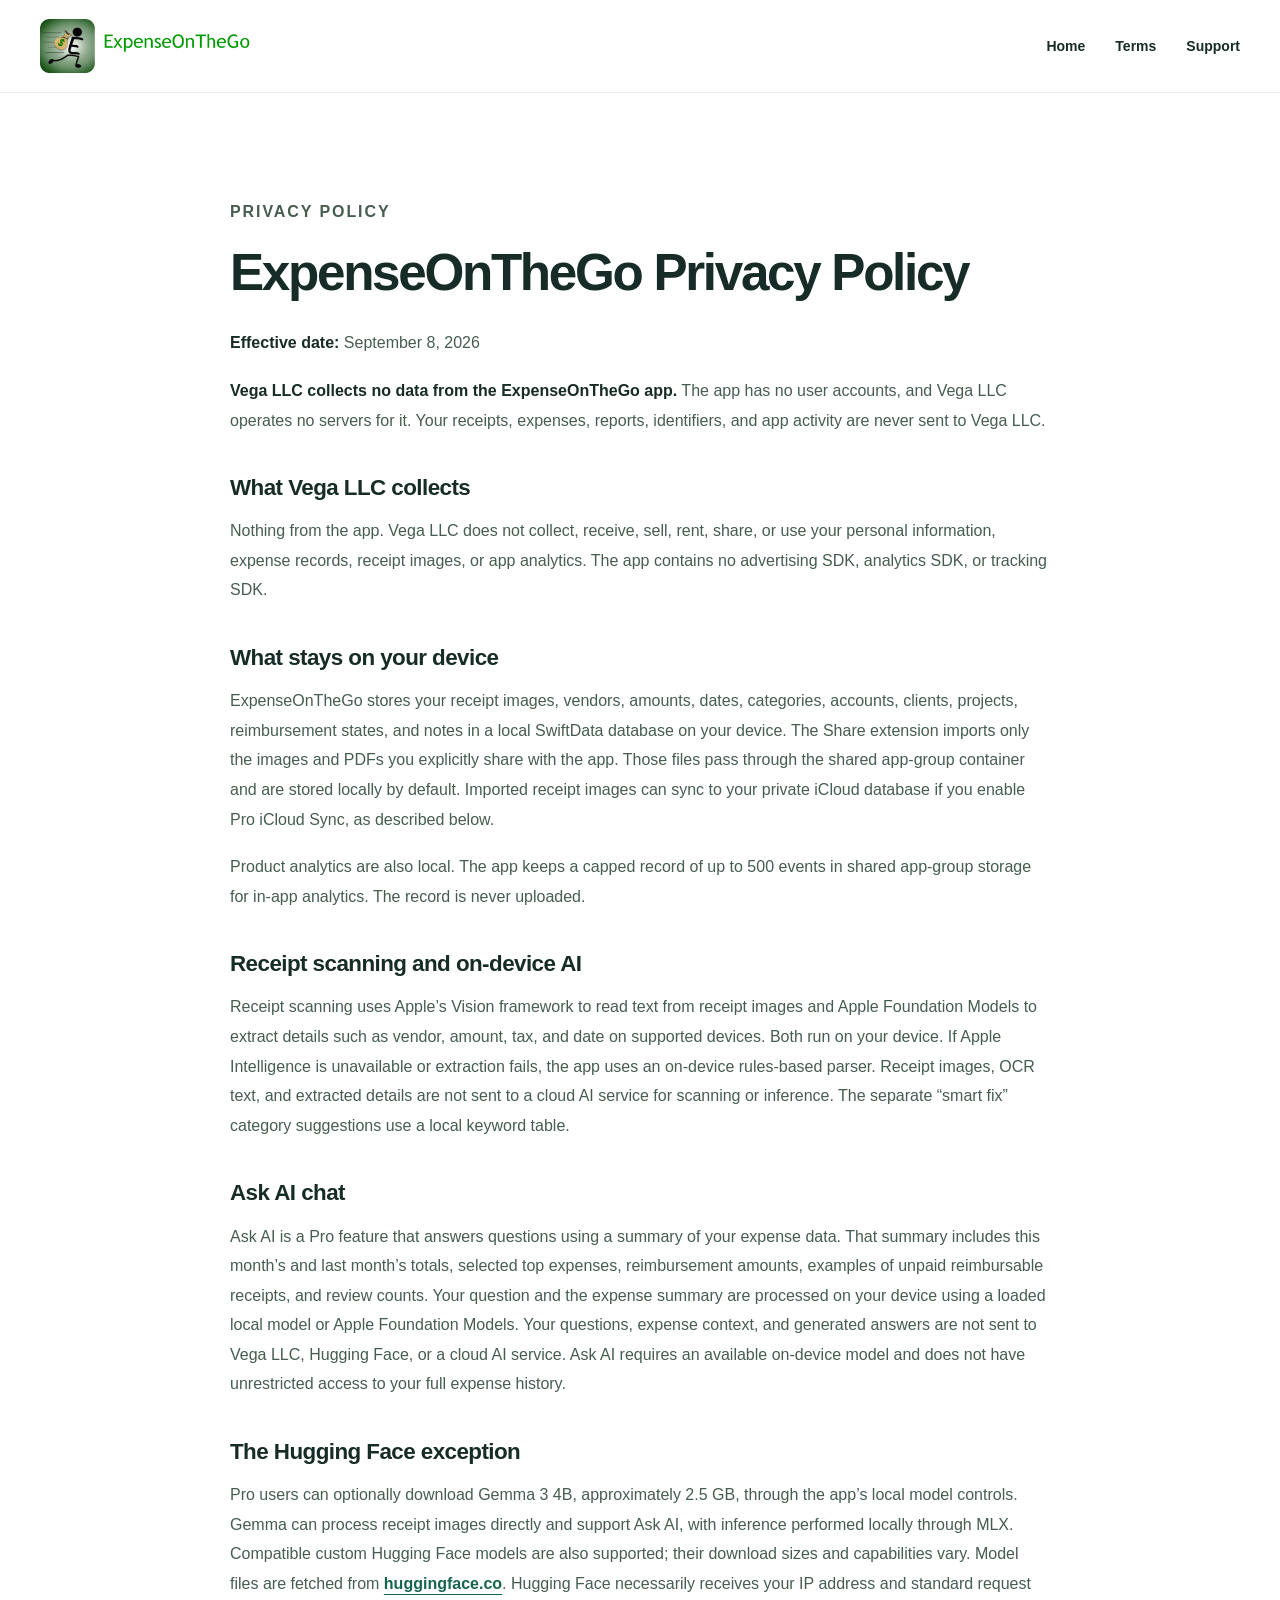
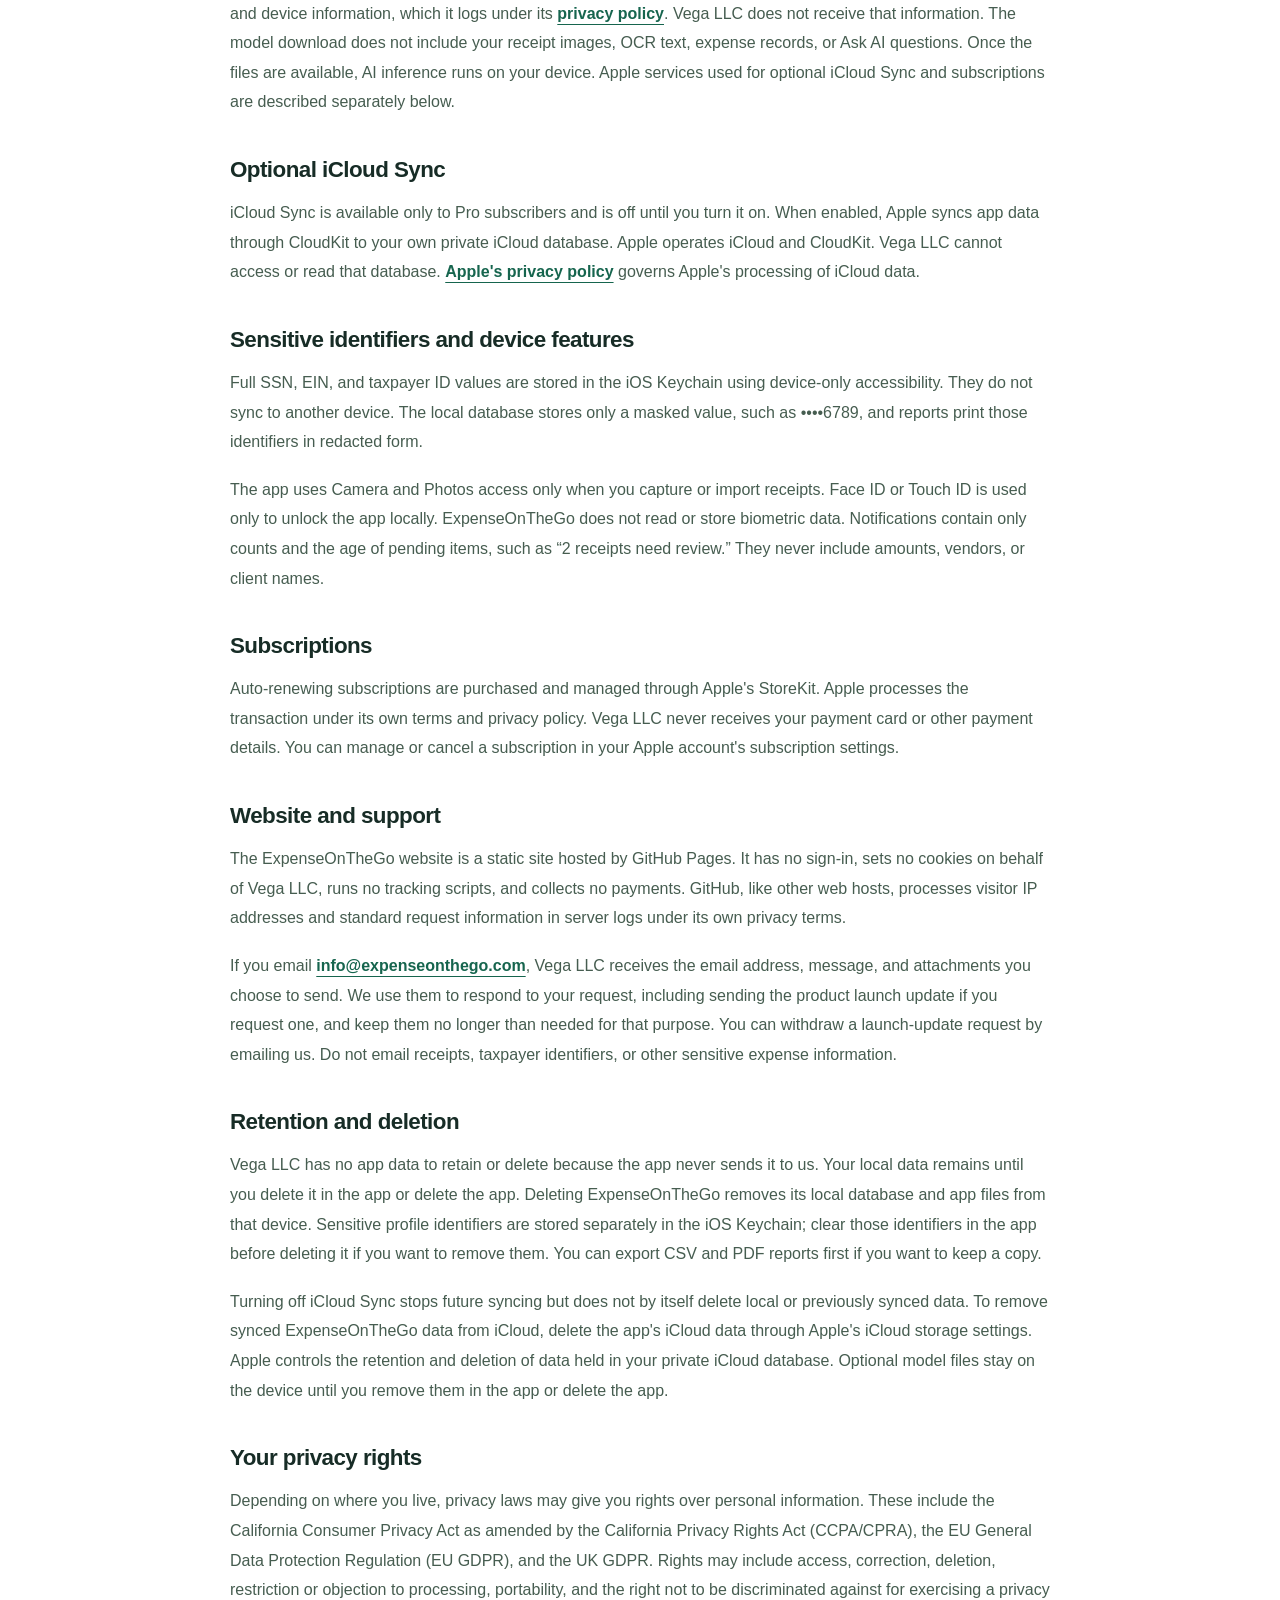
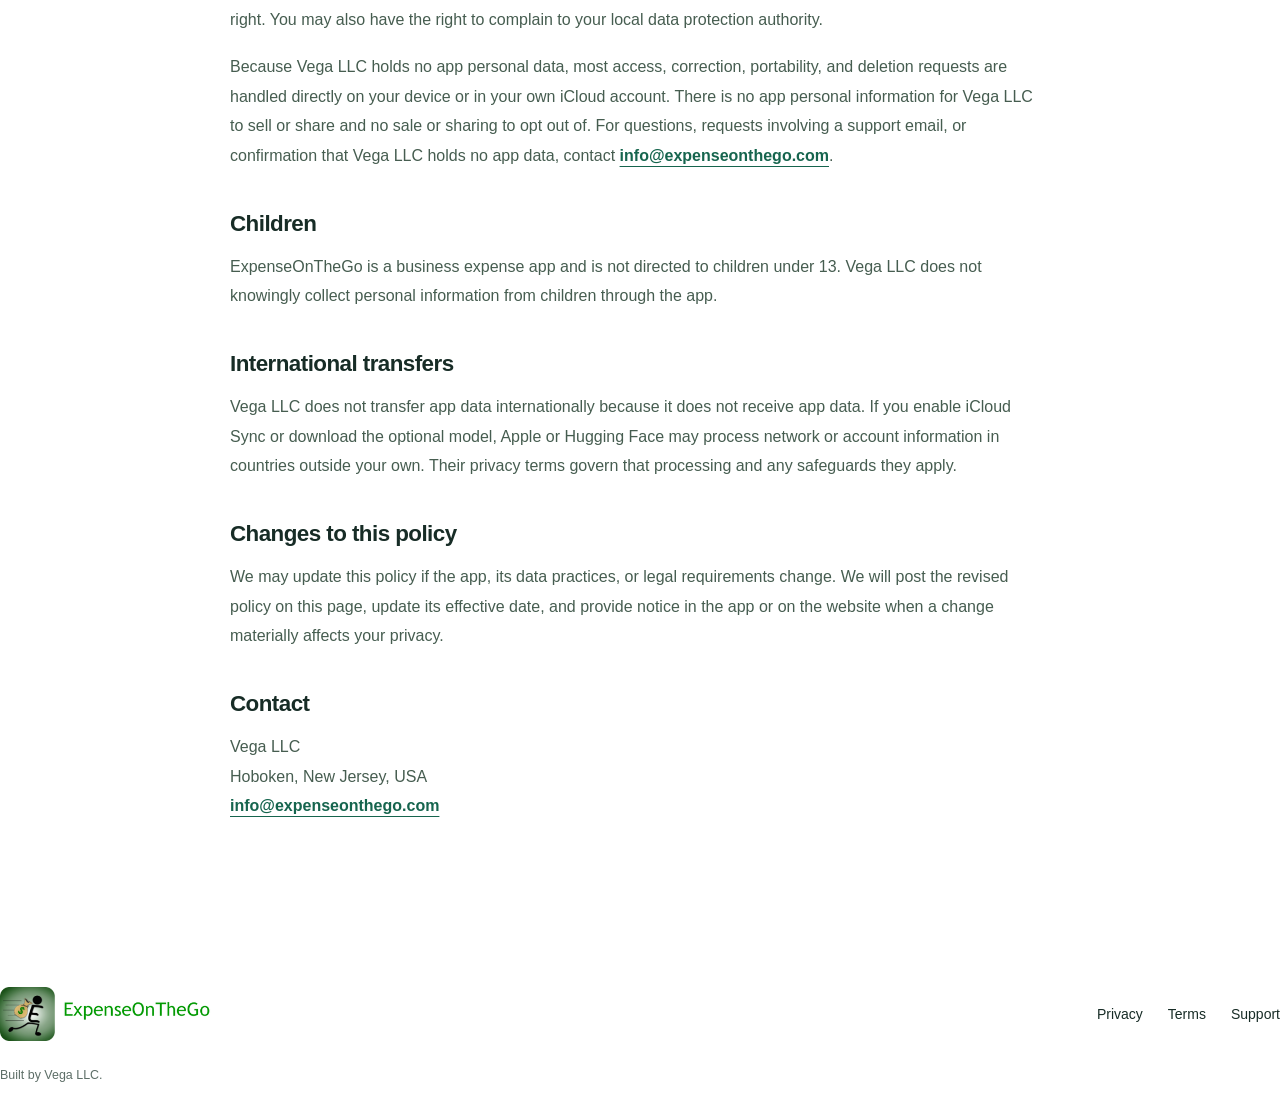
<file: privacy.html>
<!doctype html>
<html lang="en">
  <head>
    <meta charset="utf-8">
    <meta name="viewport" content="width=device-width, initial-scale=1">
    <title>Privacy Policy | ExpenseOnTheGo</title>
    <meta name="description" content="ExpenseOnTheGo privacy policy for receipt, expense, AI, iCloud sync, and subscription data.">
    <link rel="canonical" href="https://expenseonthego.com/privacy">
    <link rel="icon" href="/favicon.ico" sizes="any">
    <link rel="icon" href="/assets/app/favicon-32.png" sizes="32x32">
    <link rel="apple-touch-icon" href="/assets/app/apple-touch-icon.png">
    <link rel="stylesheet" href="/assets/css/site.css">
  </head>
  <body class="policy-page">
    <a class="skip-link" href="#main">Skip to content</a>
    <header class="site-header">
      <a class="brand" href="/" aria-label="ExpenseOnTheGo home">
        <img src="/assets/current-site/logo.png" alt="ExpenseOnTheGo">
      </a>
      <nav class="site-nav policy-nav" aria-label="Privacy page">
        <a href="/">Home</a>
        <a href="/terms.html">Terms</a>
        <a href="/support.html">Support</a>
      </nav>
    </header>
    <main id="main" class="section">
      <article class="section-inner legal-copy">
        <p class="section-kicker">Privacy Policy</p>
        <h1>ExpenseOnTheGo Privacy Policy</h1>
        <p><strong>Effective date:</strong> September 8, 2026</p>
        <p><strong>Vega LLC collects no data from the ExpenseOnTheGo app.</strong> The app has no user accounts, and Vega LLC operates no servers for it. Your receipts, expenses, reports, identifiers, and app activity are never sent to Vega LLC.</p>

        <h2>What Vega LLC collects</h2>
        <p>Nothing from the app. Vega LLC does not collect, receive, sell, rent, share, or use your personal information, expense records, receipt images, or app analytics. The app contains no advertising SDK, analytics SDK, or tracking SDK.</p>

        <h2>What stays on your device</h2>
        <p>ExpenseOnTheGo stores your receipt images, vendors, amounts, dates, categories, accounts, clients, projects, reimbursement states, and notes in a local SwiftData database on your device. The Share extension imports only the images and PDFs you explicitly share with the app. Those files pass through the shared app-group container and are stored locally by default. Imported receipt images can sync to your private iCloud database if you enable Pro iCloud Sync, as described below.</p>
        <p>Product analytics are also local. The app keeps a capped record of up to 500 events in shared app-group storage for in-app analytics. The record is never uploaded.</p>

        <h2 id="on-device-ai">Receipt scanning and on-device AI</h2>
        <p>Receipt scanning uses Apple’s Vision framework to read text from receipt images and Apple Foundation Models to extract details such as vendor, amount, tax, and date on supported devices. Both run on your device. If Apple Intelligence is unavailable or extraction fails, the app uses an on-device rules-based parser. Receipt images, OCR text, and extracted details are not sent to a cloud AI service for scanning or inference. The separate “smart fix” category suggestions use a local keyword table.</p>

        <h2 id="ask-ai">Ask AI chat</h2>
        <p>Ask AI is a Pro feature that answers questions using a summary of your expense data. That summary includes this month’s and last month’s totals, selected top expenses, reimbursement amounts, examples of unpaid reimbursable receipts, and review counts. Your question and the expense summary are processed on your device using a loaded local model or Apple Foundation Models. Your questions, expense context, and generated answers are not sent to Vega LLC, Hugging Face, or a cloud AI service. Ask AI requires an available on-device model and does not have unrestricted access to your full expense history.</p>

        <h2 id="model-download">The Hugging Face exception</h2>
        <p>Pro users can optionally download Gemma 3 4B, approximately 2.5 GB, through the app’s local model controls. Gemma can process receipt images directly and support Ask AI, with inference performed locally through MLX. Compatible custom Hugging Face models are also supported; their download sizes and capabilities vary. Model files are fetched from <a class="text-link" href="https://huggingface.co">huggingface.co</a>. Hugging Face necessarily receives your IP address and standard request and device information, which it logs under its <a class="text-link" href="https://huggingface.co/privacy">privacy policy</a>. Vega LLC does not receive that information. The model download does not include your receipt images, OCR text, expense records, or Ask AI questions. Once the files are available, AI inference runs on your device. Apple services used for optional iCloud Sync and subscriptions are described separately below.</p>

        <h2>Optional iCloud Sync</h2>
        <p>iCloud Sync is available only to Pro subscribers and is off until you turn it on. When enabled, Apple syncs app data through CloudKit to your own private iCloud database. Apple operates iCloud and CloudKit. Vega LLC cannot access or read that database. <a class="text-link" href="https://www.apple.com/legal/privacy/">Apple's privacy policy</a> governs Apple's processing of iCloud data.</p>

        <h2>Sensitive identifiers and device features</h2>
        <p>Full SSN, EIN, and taxpayer ID values are stored in the iOS Keychain using device-only accessibility. They do not sync to another device. The local database stores only a masked value, such as ••••6789, and reports print those identifiers in redacted form.</p>
        <p>The app uses Camera and Photos access only when you capture or import receipts. Face ID or Touch ID is used only to unlock the app locally. ExpenseOnTheGo does not read or store biometric data. Notifications contain only counts and the age of pending items, such as “2 receipts need review.” They never include amounts, vendors, or client names.</p>

        <h2>Subscriptions</h2>
        <p>Auto-renewing subscriptions are purchased and managed through Apple's StoreKit. Apple processes the transaction under its own terms and privacy policy. Vega LLC never receives your payment card or other payment details. You can manage or cancel a subscription in your Apple account's subscription settings.</p>

        <h2>Website and support</h2>
        <p>The ExpenseOnTheGo website is a static site hosted by GitHub Pages. It has no sign-in, sets no cookies on behalf of Vega LLC, runs no tracking scripts, and collects no payments. GitHub, like other web hosts, processes visitor IP addresses and standard request information in server logs under its own privacy terms.</p>
        <p>If you email <a class="text-link" href="mailto:info@expenseonthego.com">info@expenseonthego.com</a>, Vega LLC receives the email address, message, and attachments you choose to send. We use them to respond to your request, including sending the product launch update if you request one, and keep them no longer than needed for that purpose. You can withdraw a launch-update request by emailing us. Do not email receipts, taxpayer identifiers, or other sensitive expense information.</p>

        <h2>Retention and deletion</h2>
        <p>Vega LLC has no app data to retain or delete because the app never sends it to us. Your local data remains until you delete it in the app or delete the app. Deleting ExpenseOnTheGo removes its local database and app files from that device. Sensitive profile identifiers are stored separately in the iOS Keychain; clear those identifiers in the app before deleting it if you want to remove them. You can export CSV and PDF reports first if you want to keep a copy.</p>
        <p>Turning off iCloud Sync stops future syncing but does not by itself delete local or previously synced data. To remove synced ExpenseOnTheGo data from iCloud, delete the app's iCloud data through Apple's iCloud storage settings. Apple controls the retention and deletion of data held in your private iCloud database. Optional model files stay on the device until you remove them in the app or delete the app.</p>

        <h2>Your privacy rights</h2>
        <p>Depending on where you live, privacy laws may give you rights over personal information. These include the California Consumer Privacy Act as amended by the California Privacy Rights Act (CCPA/CPRA), the EU General Data Protection Regulation (EU GDPR), and the UK GDPR. Rights may include access, correction, deletion, restriction or objection to processing, portability, and the right not to be discriminated against for exercising a privacy right. You may also have the right to complain to your local data protection authority.</p>
        <p>Because Vega LLC holds no app personal data, most access, correction, portability, and deletion requests are handled directly on your device or in your own iCloud account. There is no app personal information for Vega LLC to sell or share and no sale or sharing to opt out of. For questions, requests involving a support email, or confirmation that Vega LLC holds no app data, contact <a class="text-link" href="mailto:info@expenseonthego.com">info@expenseonthego.com</a>.</p>

        <h2>Children</h2>
        <p>ExpenseOnTheGo is a business expense app and is not directed to children under 13. Vega LLC does not knowingly collect personal information from children through the app.</p>

        <h2>International transfers</h2>
        <p>Vega LLC does not transfer app data internationally because it does not receive app data. If you enable iCloud Sync or download the optional model, Apple or Hugging Face may process network or account information in countries outside your own. Their privacy terms govern that processing and any safeguards they apply.</p>

        <h2>Changes to this policy</h2>
        <p>We may update this policy if the app, its data practices, or legal requirements change. We will post the revised policy on this page, update its effective date, and provide notice in the app or on the website when a change materially affects your privacy.</p>

        <h2>Contact</h2>
        <p>Vega LLC<br>Hoboken, New Jersey, USA<br><a class="text-link" href="mailto:info@expenseonthego.com">info@expenseonthego.com</a></p>
      </article>
    </main>
    <footer class="site-footer">
      <div class="footer-inner">
        <img src="/assets/current-site/logo.png" alt="ExpenseOnTheGo">
        <nav aria-label="Footer">
          <a href="/privacy.html">Privacy</a>
          <a href="/terms.html">Terms</a>
          <a href="/support.html">Support</a>
        </nav>
        <p>Built by Vega LLC.</p>
      </div>
    </footer>
  </body>
</html>
</file>
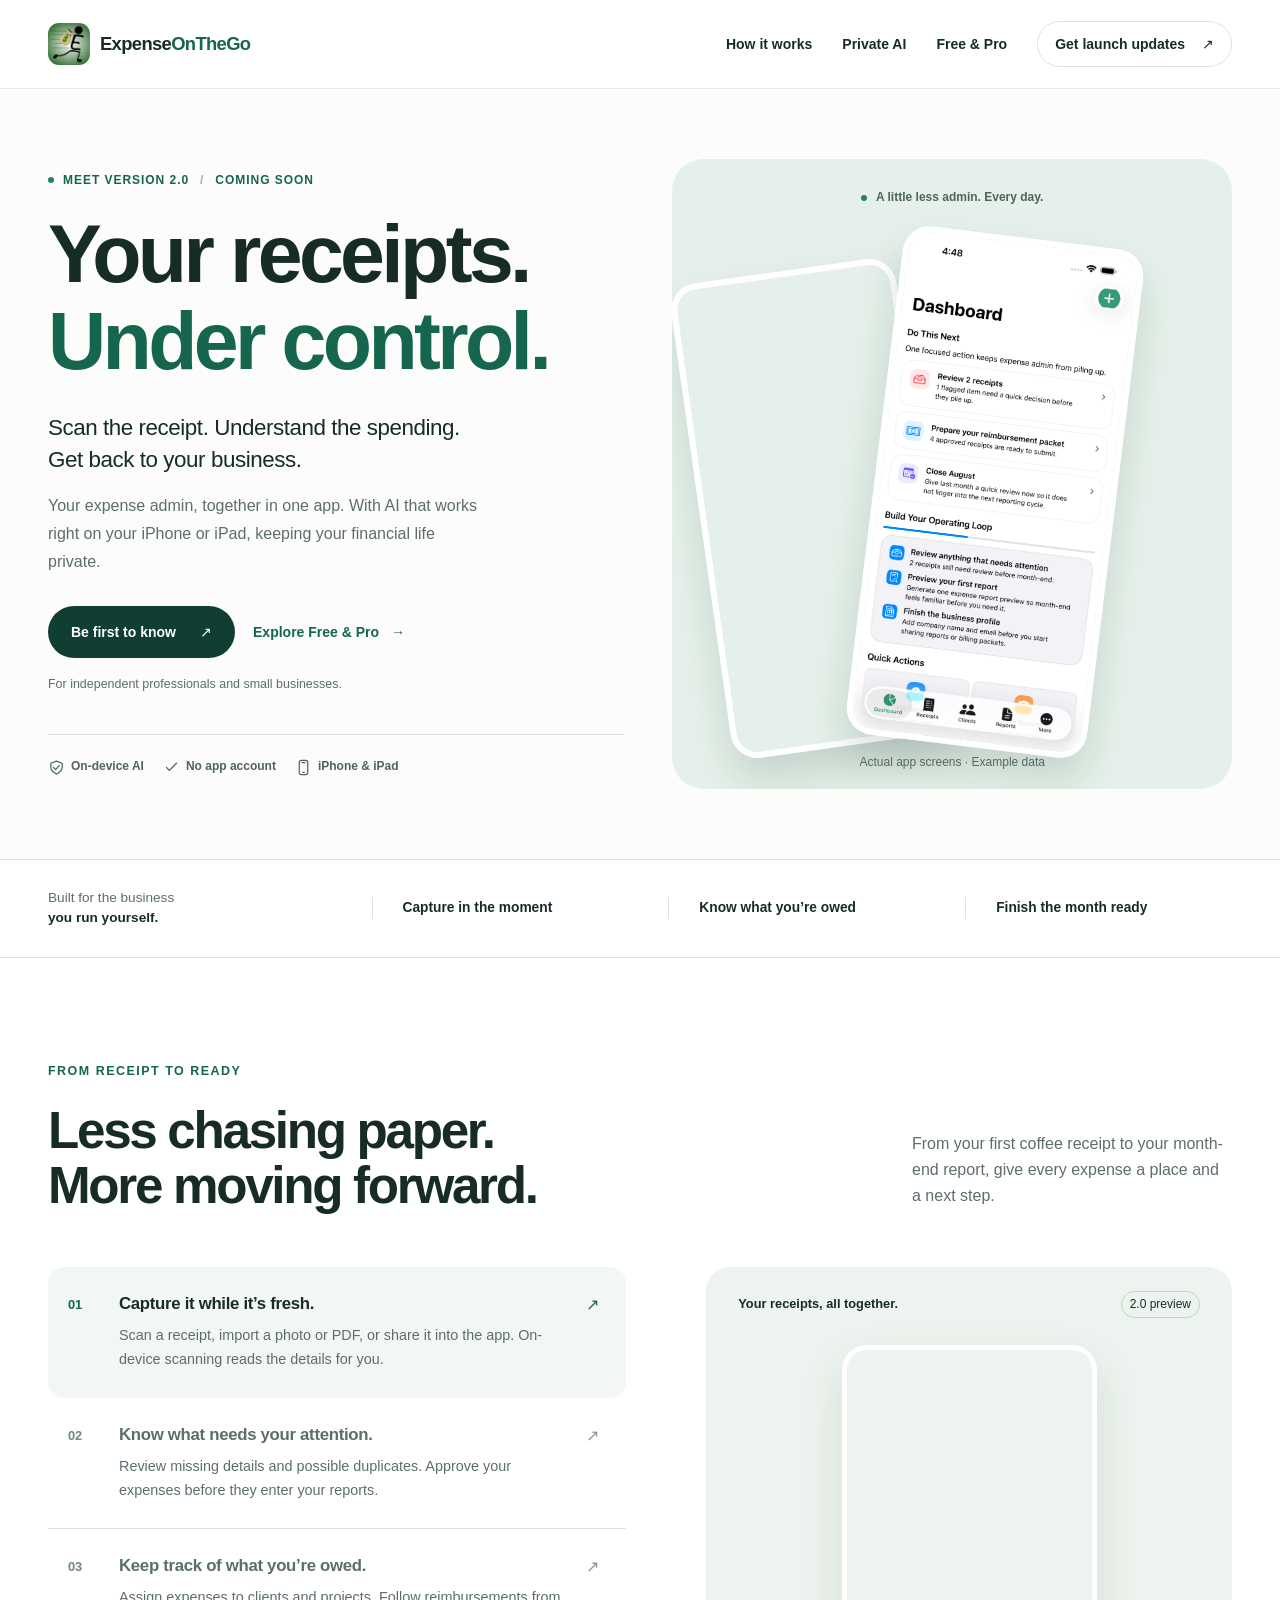
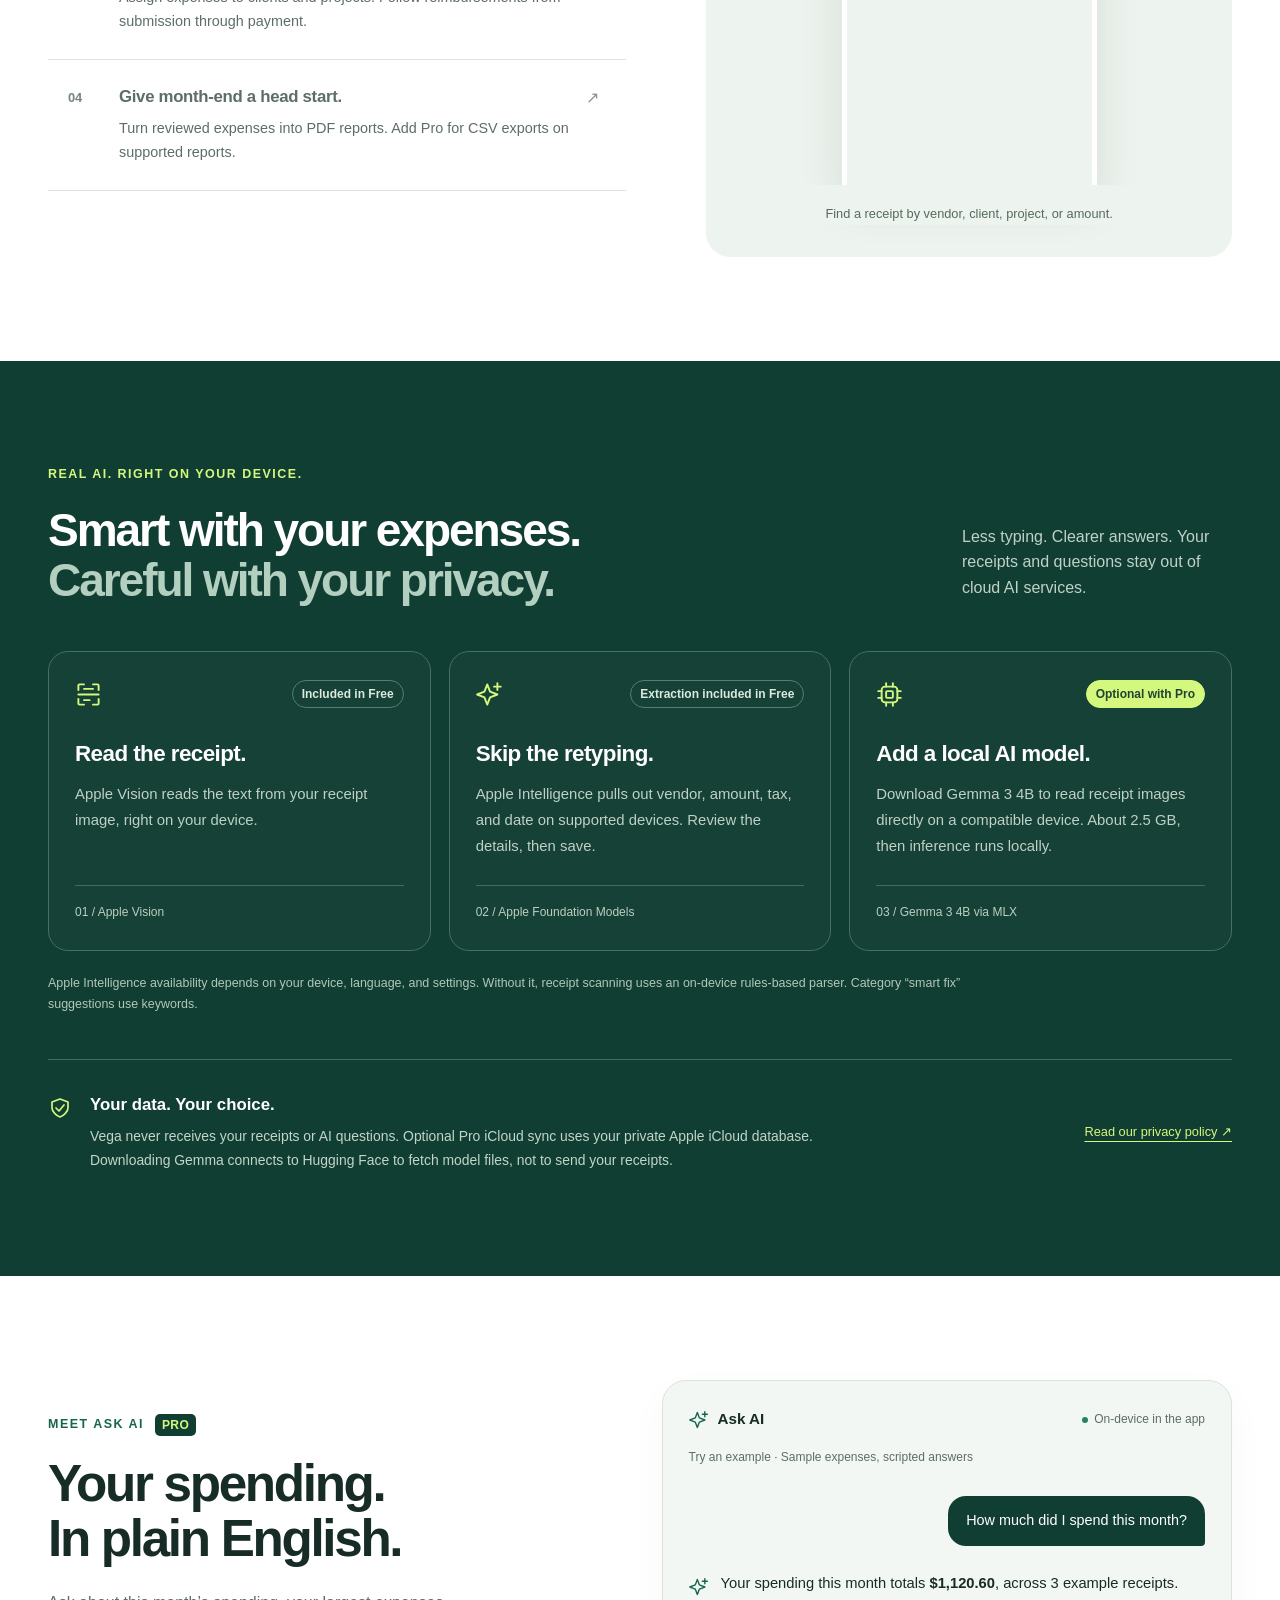
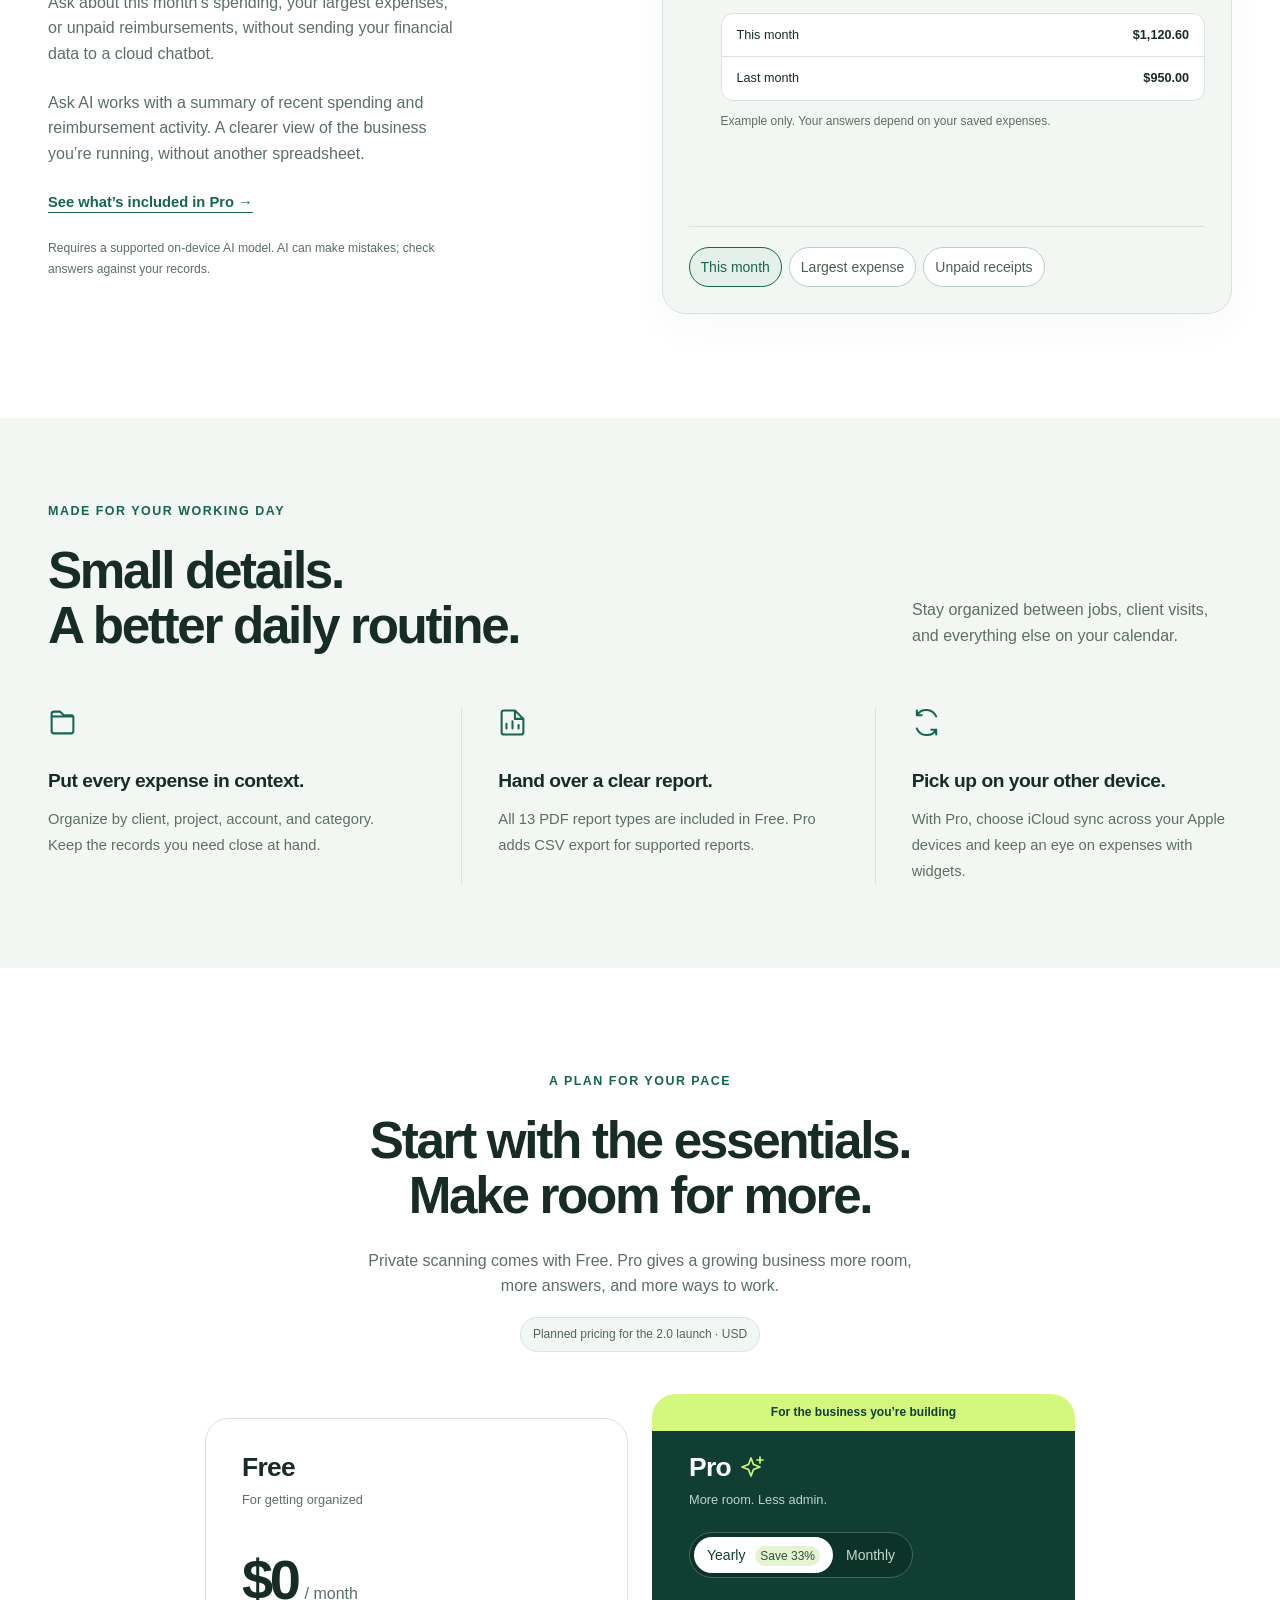
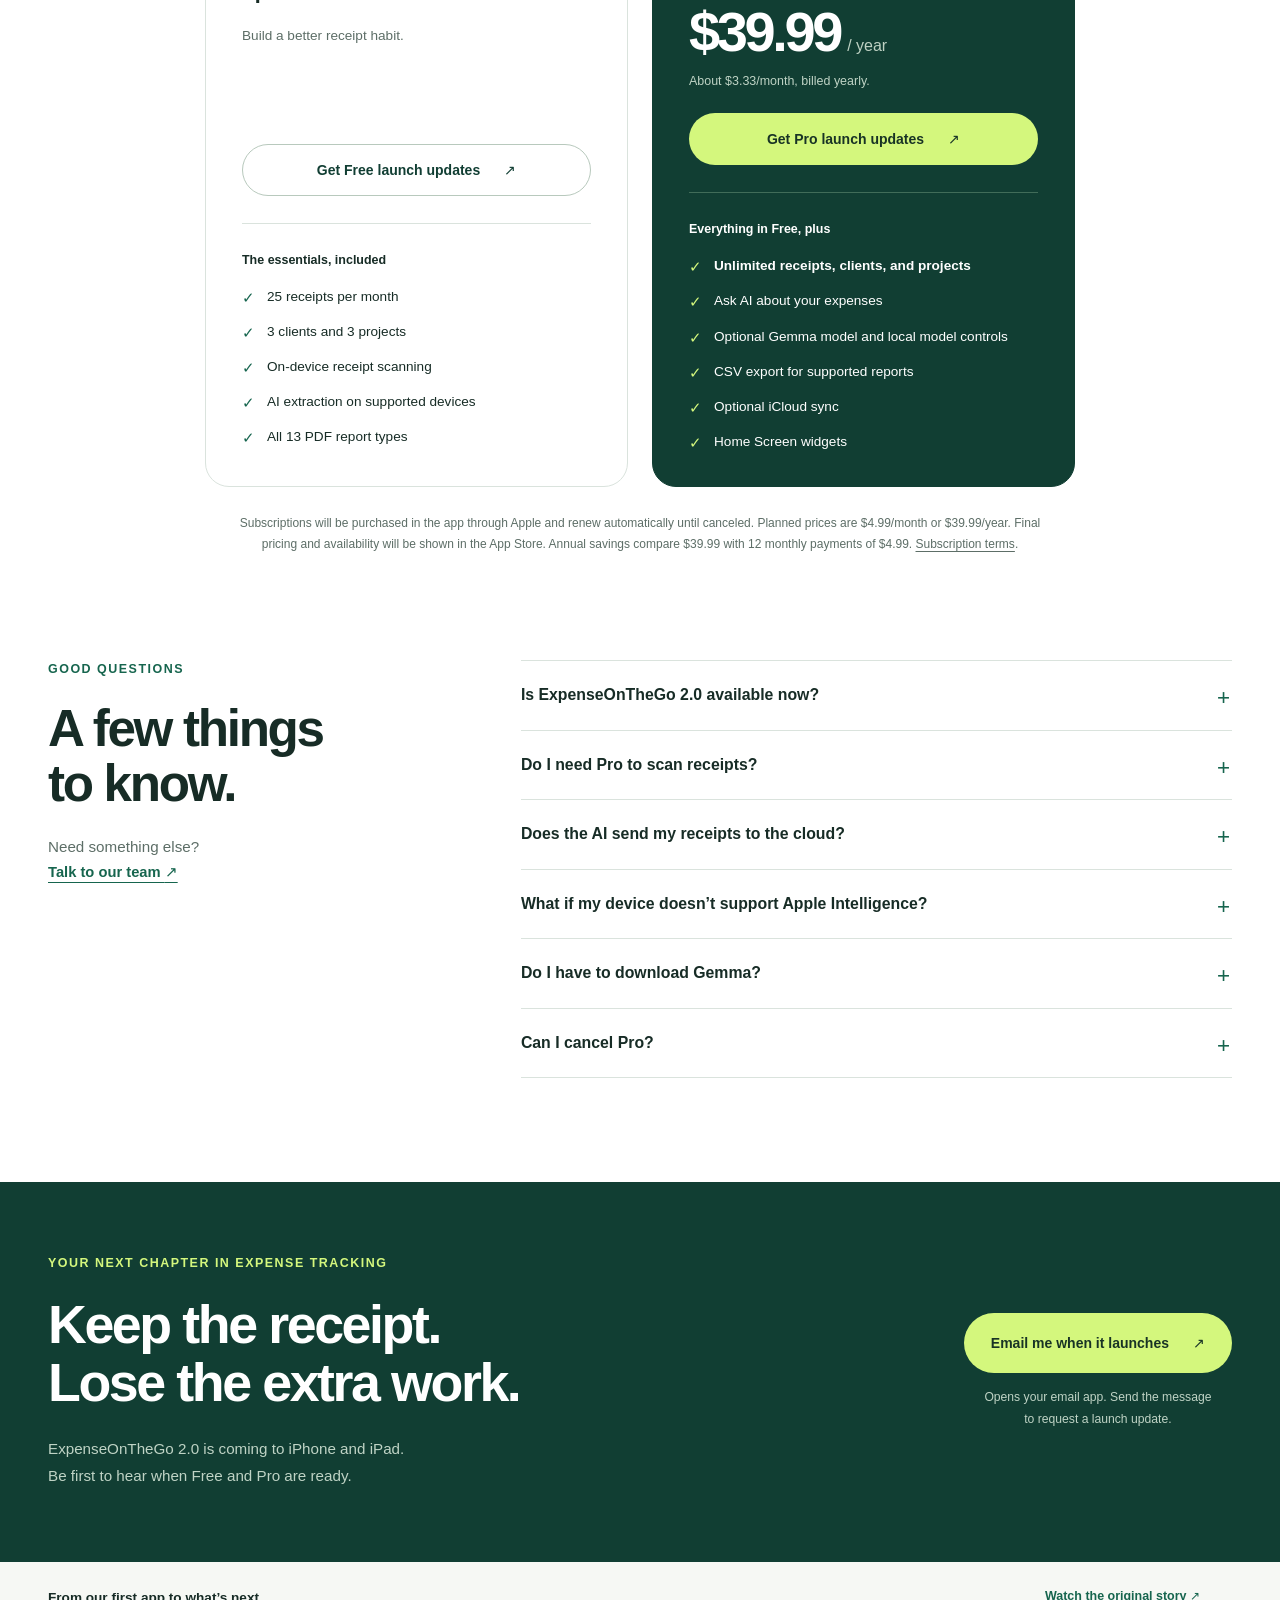
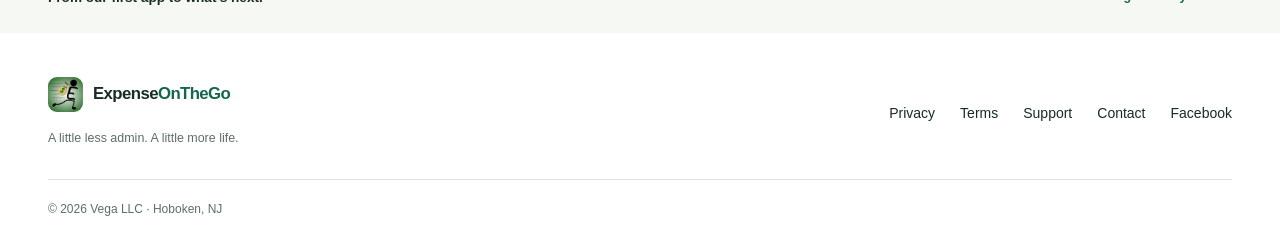
<file: receipts-app-organizer.html>
<!doctype html><html lang="en"><head><meta charset="utf-8"><meta name="robots" content="noindex"><meta name="viewport" content="width=device-width, initial-scale=1"><meta http-equiv="refresh" content="0; url=/#features"><title>Receipts App Organizer | ExpenseOnTheGo</title><link rel="canonical" href="https://expenseonthego.com/#features"></head><body><p><a href="/#features">Continue to ExpenseOnTheGo receipt features</a></p></body></html>
</file>
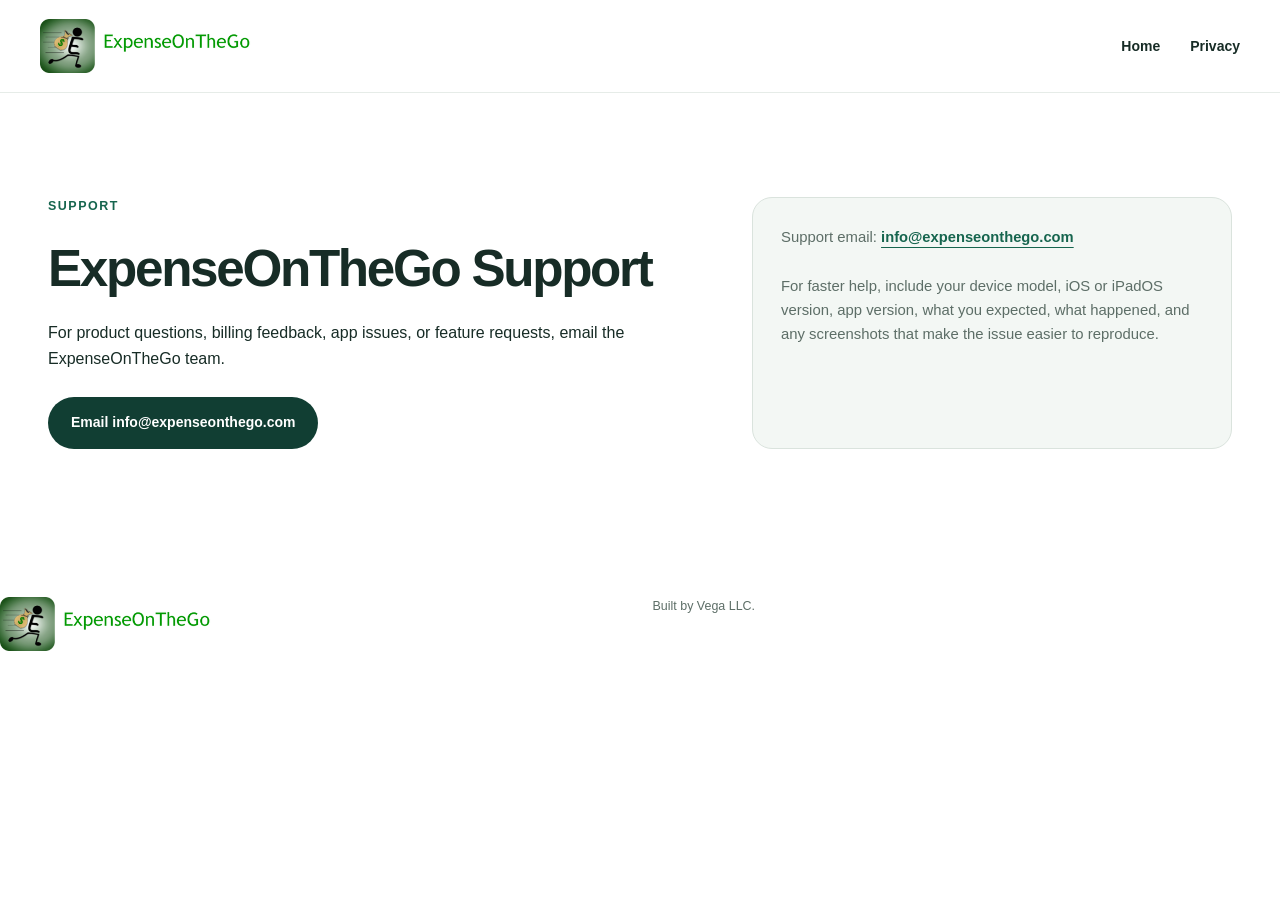
<file: support.html>
<!doctype html>
<html lang="en">
  <head>
    <meta charset="utf-8">
    <meta name="viewport" content="width=device-width, initial-scale=1">
    <title>Support | ExpenseOnTheGo</title>
    <meta name="description" content="Get support for ExpenseOnTheGo.">
    <link rel="canonical" href="https://expenseonthego.com/support">
    <link rel="icon" href="/favicon.ico" sizes="any">
    <link rel="icon" href="assets/app/favicon-32.png" sizes="32x32">
    <link rel="apple-touch-icon" href="assets/app/apple-touch-icon.png">
    <link rel="stylesheet" href="assets/css/site.css">
  </head>
  <body class="support-page">
    <a class="skip-link" href="#main">Skip to content</a>
    <header class="site-header">
      <a class="brand" href="/" aria-label="ExpenseOnTheGo home">
        <img src="assets/current-site/logo.png" alt="ExpenseOnTheGo">
      </a>
      <nav class="site-nav policy-nav" aria-label="Support page">
        <a href="/">Home</a>
        <a href="/privacy.html">Privacy</a>
      </nav>
    </header>
    <main id="main">
      <section class="section contact-section">
        <div class="section-inner contact-grid">
          <div>
            <p class="section-kicker">Support</p>
            <h1>ExpenseOnTheGo Support</h1>
            <p>For product questions, billing feedback, app issues, or feature requests, email the ExpenseOnTheGo team.</p>
            <a class="button primary" href="mailto:info@expenseonthego.com">Email info@expenseonthego.com</a>
          </div>
          <div class="support-note">
            <p>Support email: <a class="text-link" href="mailto:info@expenseonthego.com">info@expenseonthego.com</a></p>
            <p>For faster help, include your device model, iOS or iPadOS version, app version, what you expected, what happened, and any screenshots that make the issue easier to reproduce.</p>
          </div>
        </div>
      </section>
    </main>
    <footer class="site-footer">
      <div class="footer-inner">
        <img src="assets/current-site/logo.png" alt="ExpenseOnTheGo">
        <p>Built by Vega LLC.</p>
      </div>
    </footer>
  </body>
</html>
</file>
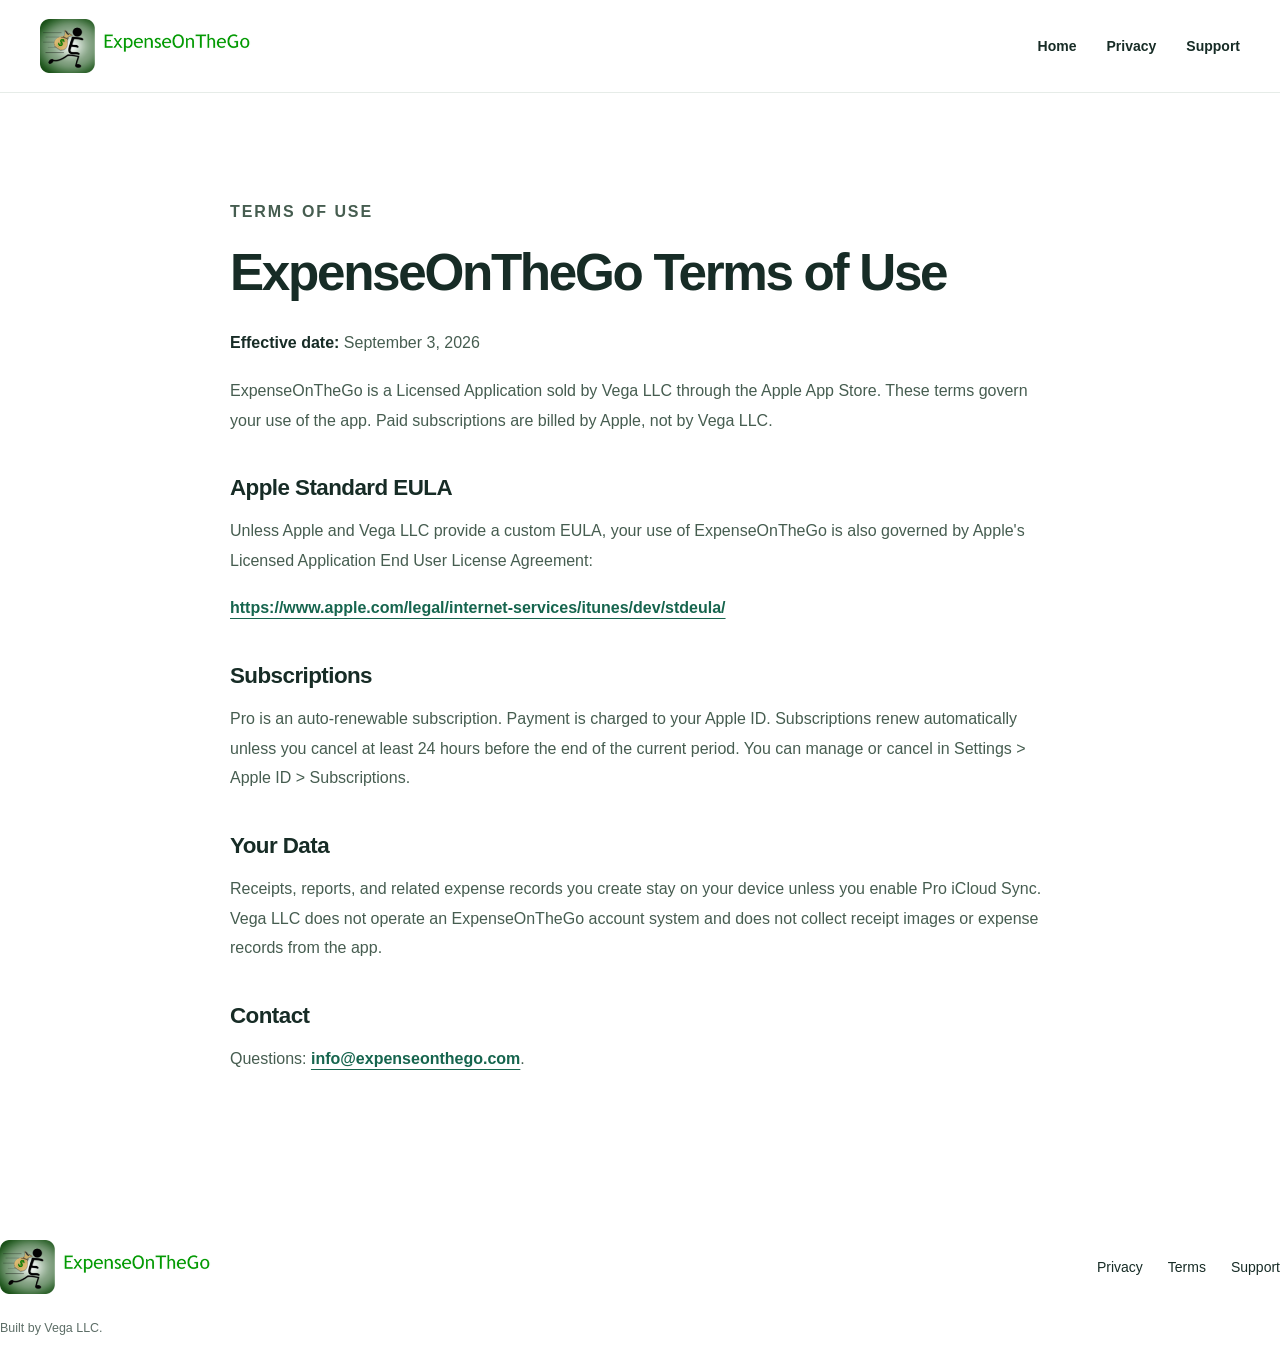
<file: terms.html>
<!doctype html>
<html lang="en">
  <head>
    <meta charset="utf-8">
    <meta name="viewport" content="width=device-width, initial-scale=1">
    <title>Terms of Use | ExpenseOnTheGo</title>
    <meta name="description" content="ExpenseOnTheGo terms of use and Apple Standard Licensed Application End User License Agreement.">
    <link rel="canonical" href="https://expenseonthego.com/terms">
    <link rel="icon" href="/favicon.ico" sizes="any">
    <link rel="icon" href="/assets/app/favicon-32.png" sizes="32x32">
    <link rel="apple-touch-icon" href="/assets/app/apple-touch-icon.png">
    <link rel="stylesheet" href="/assets/css/site.css">
  </head>
  <body class="policy-page">
    <a class="skip-link" href="#main">Skip to content</a>
    <header class="site-header">
      <a class="brand" href="/" aria-label="ExpenseOnTheGo home">
        <img src="/assets/current-site/logo.png" alt="ExpenseOnTheGo">
      </a>
      <nav class="site-nav policy-nav" aria-label="Terms page">
        <a href="/">Home</a>
        <a href="/privacy.html">Privacy</a>
        <a href="/support.html">Support</a>
      </nav>
    </header>
    <main id="main" class="section">
      <article class="section-inner legal-copy">
        <p class="section-kicker">Terms of Use</p>
        <h1>ExpenseOnTheGo Terms of Use</h1>
        <p><strong>Effective date:</strong> September 3, 2026</p>
        <p>ExpenseOnTheGo is a Licensed Application sold by Vega LLC through the Apple App Store. These terms govern your use of the app. Paid subscriptions are billed by Apple, not by Vega LLC.</p>

        <h2>Apple Standard EULA</h2>
        <p>Unless Apple and Vega LLC provide a custom EULA, your use of ExpenseOnTheGo is also governed by Apple's Licensed Application End User License Agreement:</p>
        <p><a class="text-link" href="https://www.apple.com/legal/internet-services/itunes/dev/stdeula/">https://www.apple.com/legal/internet-services/itunes/dev/stdeula/</a></p>

        <h2>Subscriptions</h2>
        <p>Pro is an auto-renewable subscription. Payment is charged to your Apple ID. Subscriptions renew automatically unless you cancel at least 24 hours before the end of the current period. You can manage or cancel in Settings &gt; Apple ID &gt; Subscriptions.</p>

        <h2>Your Data</h2>
        <p>Receipts, reports, and related expense records you create stay on your device unless you enable Pro iCloud Sync. Vega LLC does not operate an ExpenseOnTheGo account system and does not collect receipt images or expense records from the app.</p>

        <h2>Contact</h2>
        <p>Questions: <a class="text-link" href="mailto:info@expenseonthego.com">info@expenseonthego.com</a>.</p>
      </article>
    </main>
    <footer class="site-footer">
      <div class="footer-inner">
        <img src="/assets/current-site/logo.png" alt="ExpenseOnTheGo">
        <nav aria-label="Footer">
          <a href="/privacy.html">Privacy</a>
          <a href="/terms.html">Terms</a>
          <a href="/support.html">Support</a>
        </nav>
        <p>Built by Vega LLC.</p>
      </div>
    </footer>
  </body>
</html>
</file>
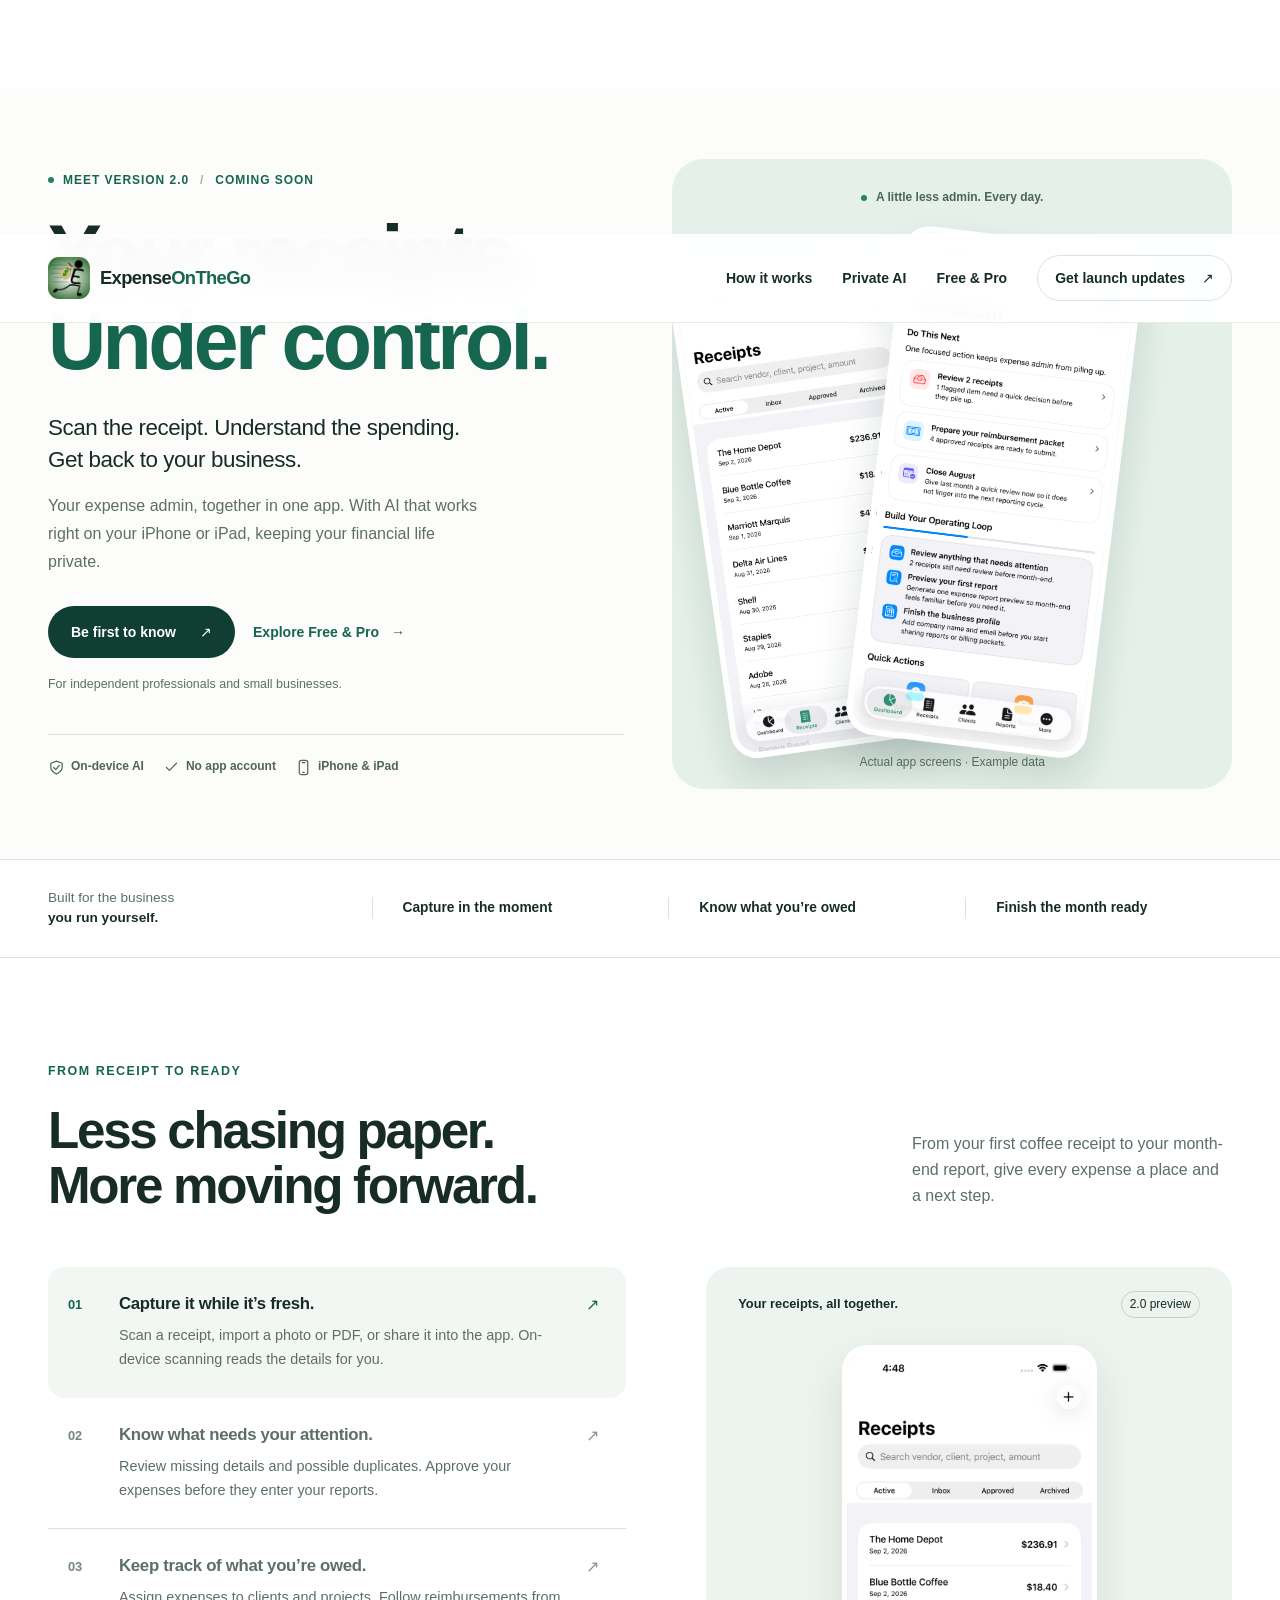
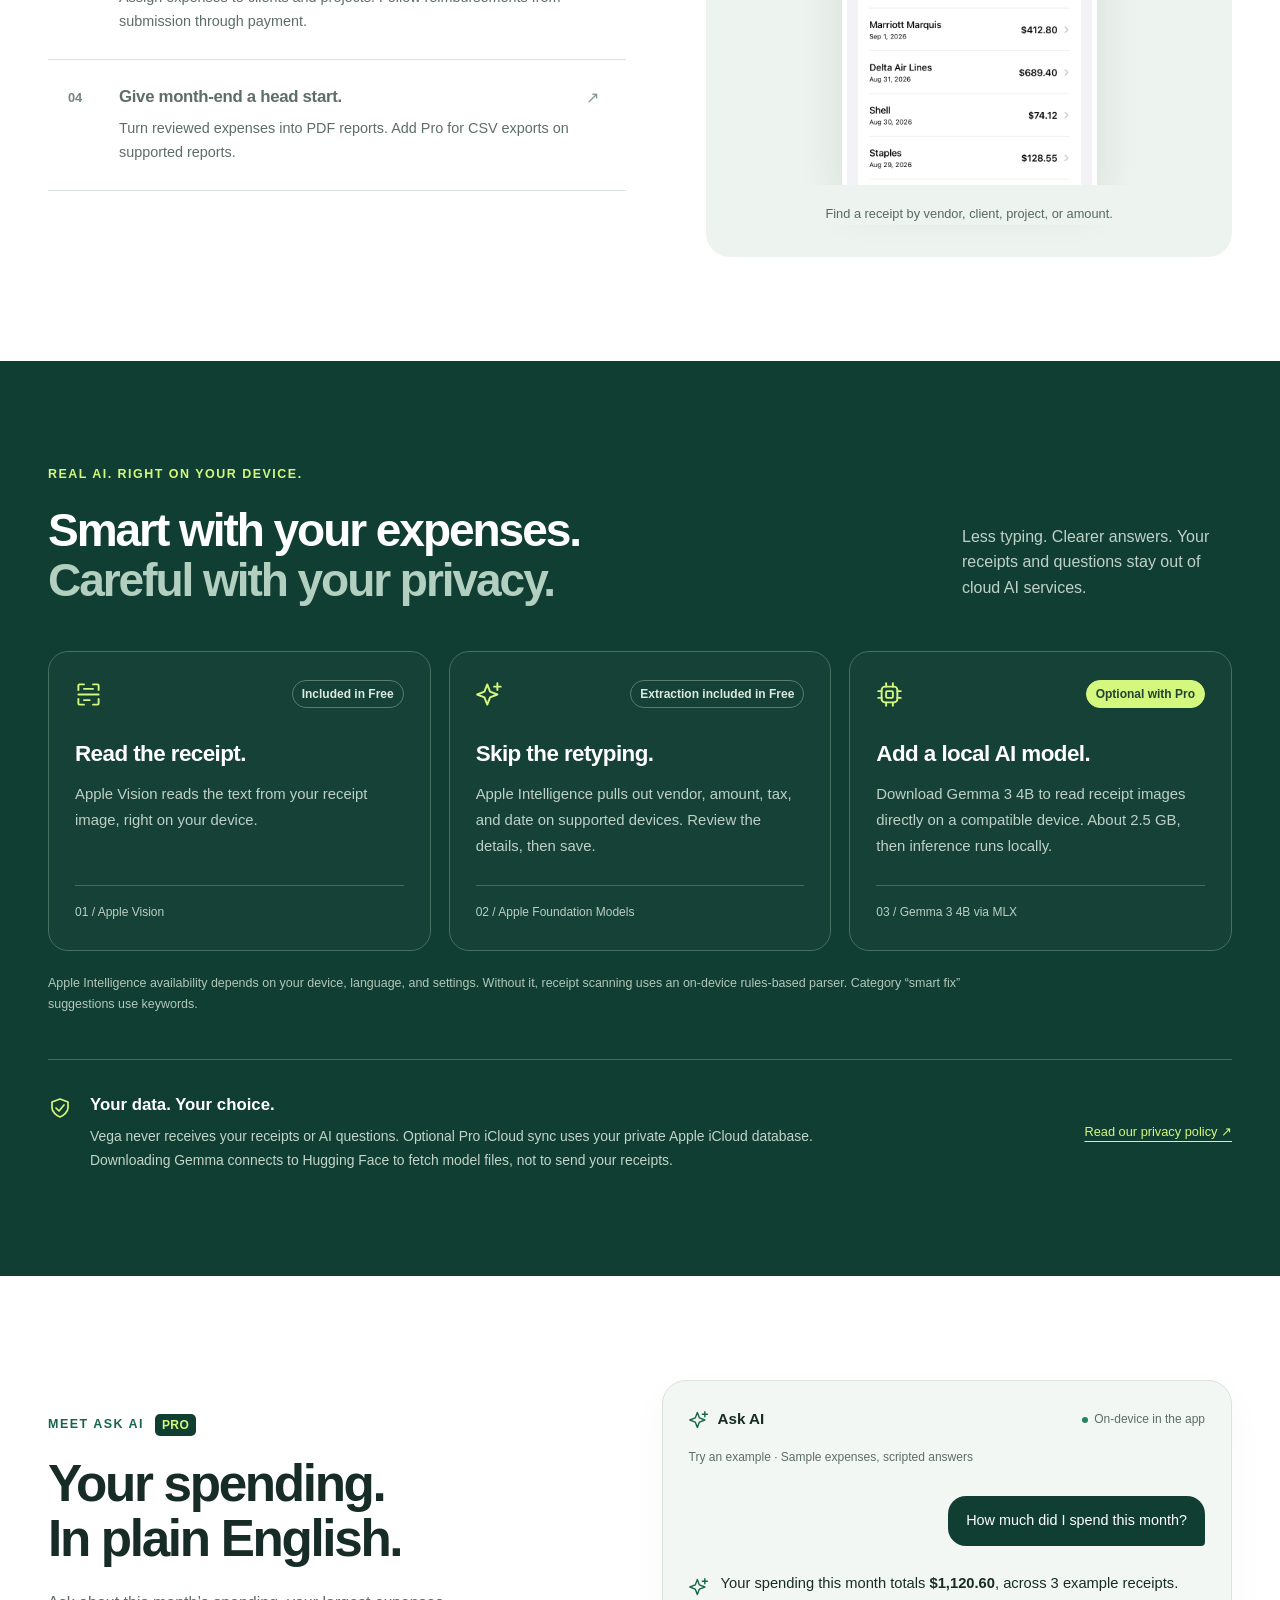
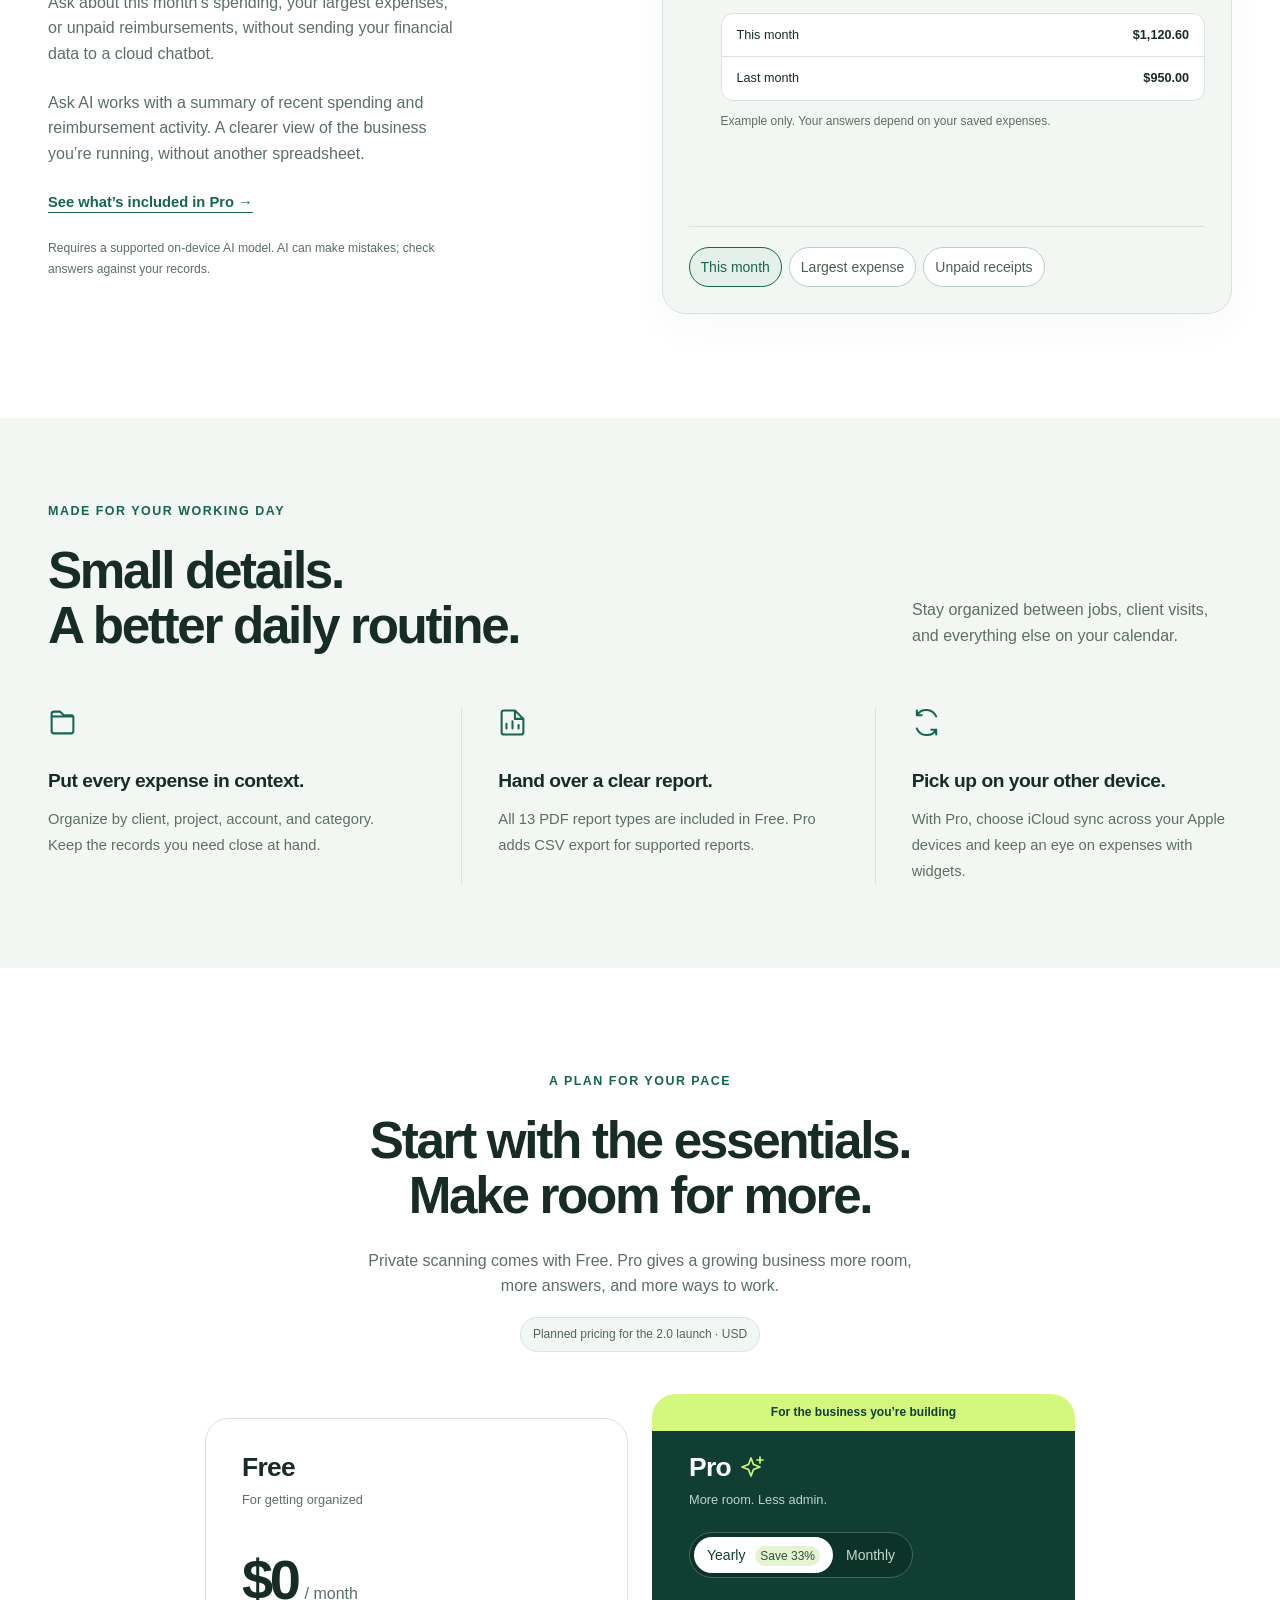
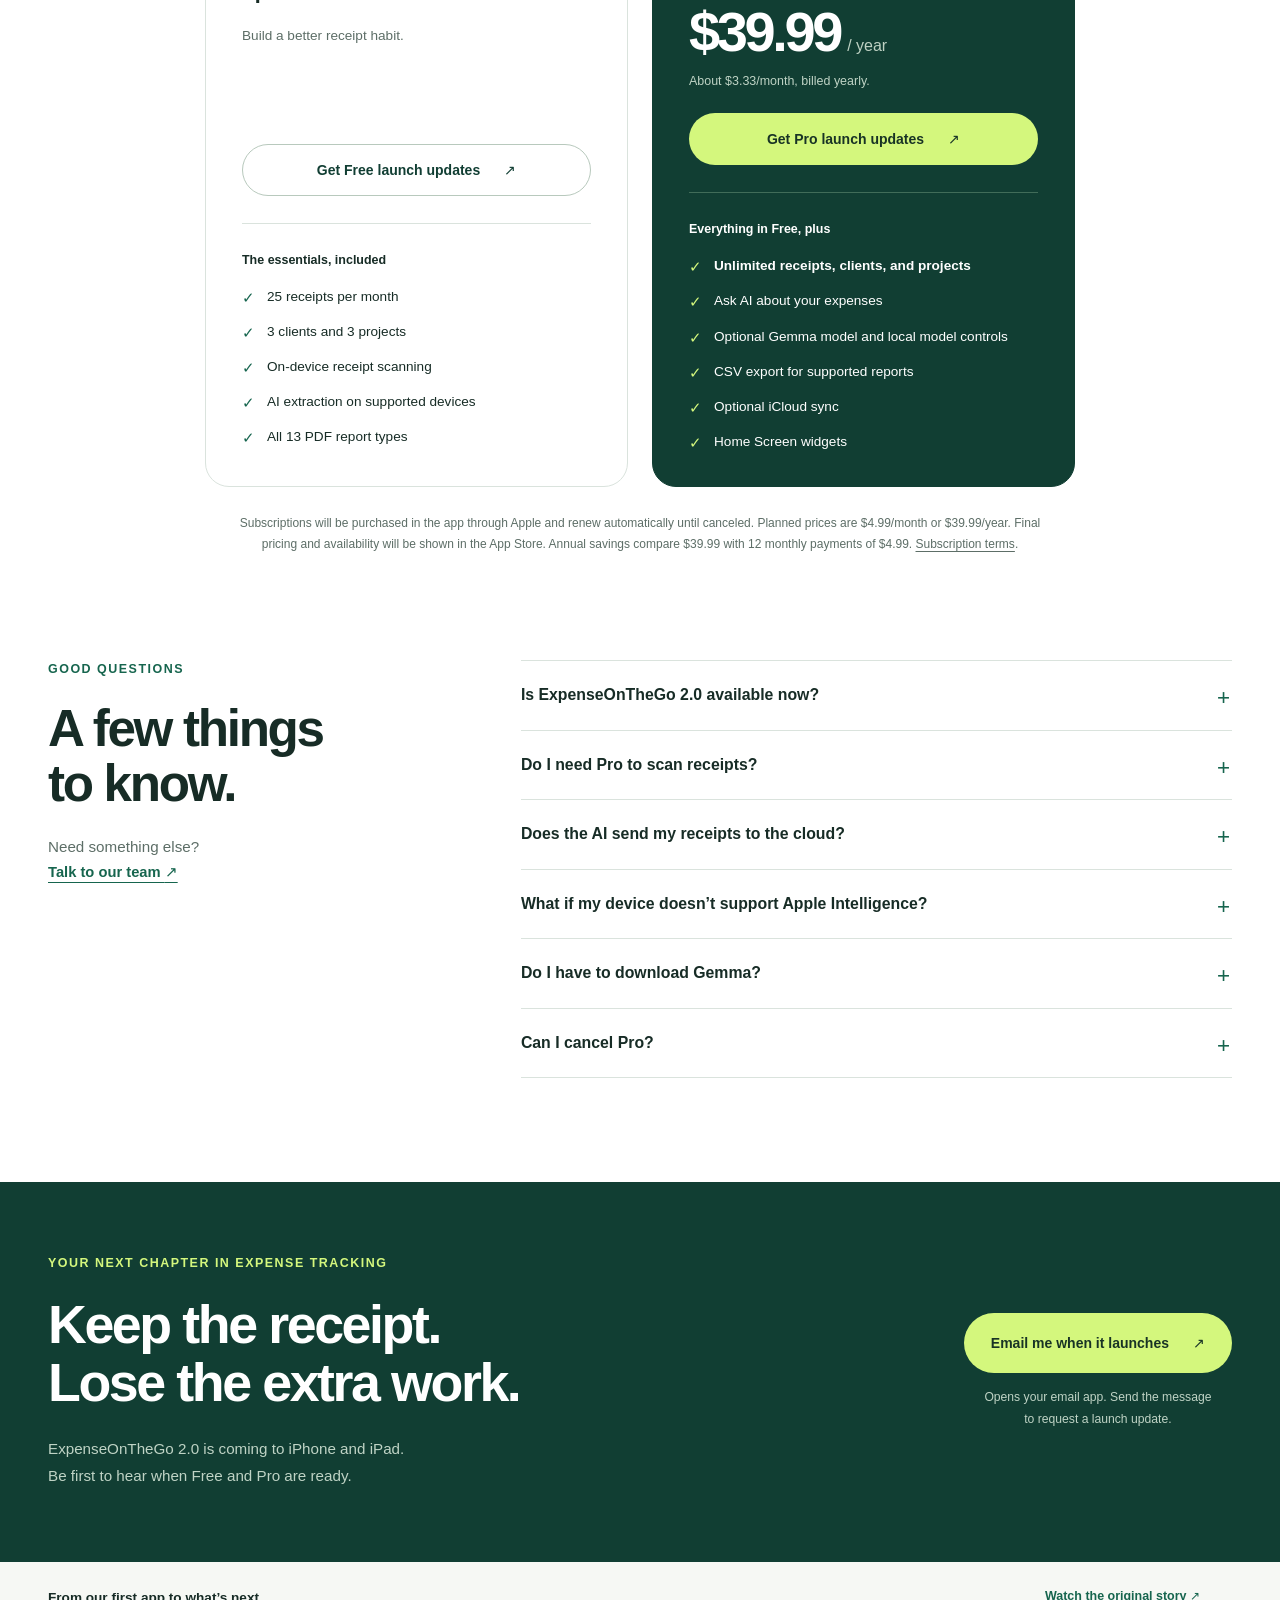
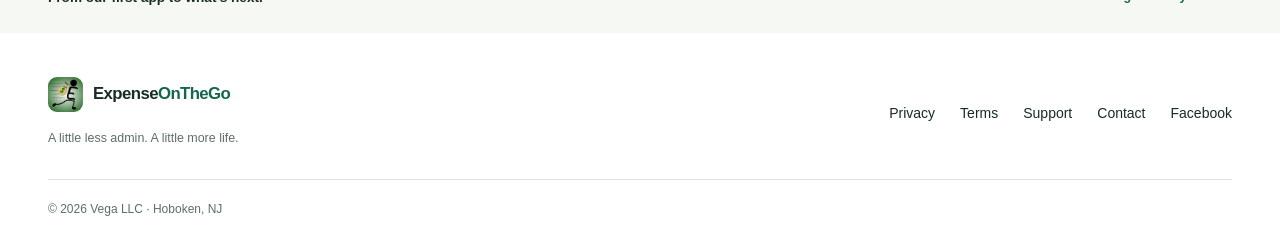
<file: video.html>
<!doctype html><html lang="en"><head><meta charset="utf-8"><meta name="robots" content="noindex"><meta name="viewport" content="width=device-width, initial-scale=1"><meta http-equiv="refresh" content="0; url=/#video"><title>ExpenseOnTheGo Video</title><link rel="canonical" href="https://expenseonthego.com/#video"></head><body><p><a href="/#video">Continue to the ExpenseOnTheGo video</a></p></body></html>
</file>
<file: assets/css/site.css>
:root {
  --ink:#172c26;
  --muted:#5d6e67;
  --green:#16654e;
  --dark:#113e33;
  --lime:#d4f77d;
  --paper:#fff;
  --wash:#f3f7f4;
  --mint:#e4f0e9;
  --line:#dae3dd;
  --radius:24px;
  font-family:ui-sans-serif,-apple-system,BlinkMacSystemFont,"Segoe UI",sans-serif;
  color-scheme:light;
  font-synthesis:none;
}

* {
  box-sizing:border-box;
}

html {
  scroll-behavior:smooth;
  scroll-padding-top:100px;
}

body {
  margin:0;
  background:var(--paper);
  color:var(--ink);
  line-height:1.6;
  -webkit-font-smoothing:antialiased;
}

button,a,input {
  -webkit-tap-highlight-color:transparent;
}

button {
  font:inherit;
}

button,a {
  touch-action:manipulation;
}

a {
  color:inherit;
}

img {
  display:block;
  max-width:100%;
  height:auto;
}

svg {
  width:24px;
  height:24px;
  fill:none;
  stroke:currentColor;
  stroke-width:1.7;
  stroke-linecap:round;
  stroke-linejoin:round;
  flex:none;
}

.icon-library {
  position:absolute;
  width:0;
  height:0;
  overflow:hidden;
}

h1,h2,h3,p,figure {
  margin:0;
}

h1,h2,h3 {
  line-height:1.08;
  letter-spacing:-.045em;
}

h1 {
  font-size:clamp(3.5rem,6.3vw,6rem);
  font-weight:650;
}

h2 {
  font-size:clamp(2.35rem,4vw,3.7rem);
  font-weight:620;
}

h3 {
  font-size:1.4rem;
  letter-spacing:-.025em;
  font-weight:650;
}

p {
  overflow-wrap:break-word;
}

button {
  cursor:pointer;
}

button:focus-visible,a:focus-visible,summary:focus-visible,[tabindex="0"]:focus-visible {
  outline:3px solid #278c71;
  outline-offset:5px;
}

.section-inner {
  width:calc(100% - 96px);
  max-width:1200px;
  margin-inline:auto;
}

.section {
  padding:104px 0;
}

.section-kicker,.eyebrow {
  font-size:.78rem;
  line-height:1.5;
  font-weight:750;
  letter-spacing:.12em;
  text-transform:uppercase;
  color:var(--green);
  margin-bottom:22px;
}

.skip-link,.visually-hidden {
  position:absolute;
  width:1px;
  height:1px;
  padding:0;
  margin:-1px;
  overflow:hidden;
  clip:rect(0,0,0,0);
  white-space:nowrap;
  border:0;
}

.skip-link:focus {
  width:auto;
  height:auto;
  clip:auto;
  margin:12px;
  padding:12px 20px;
  z-index:100;
  background:var(--dark);
  color:#fff;
}

.site-header {
  position:sticky;
  top:0;
  z-index:30;
  background:rgba(255,255,255,.96);
  backdrop-filter:blur(16px);
  border-bottom:1px solid #e6ece8;
}

.header-inner {
  width:calc(100% - 96px);
  max-width:1320px;
  margin:auto;
  min-height:88px;
  display:flex;
  align-items:center;
  justify-content:space-between;
  gap:24px;
}

.brand {
  display:inline-flex;
  gap:10px;
  align-items:center;
  text-decoration:none;
  font-weight:750;
  letter-spacing:-.035em;
  font-size:1.15rem;
  white-space:nowrap;
}

.brand>img {
  width:42px;
  height:42px;
  border-radius:11px;
}

.brand-accent {
  color:var(--green);
}

.site-nav {
  display:flex;
  gap:30px;
  align-items:center;
  font-size:.875rem;
  font-weight:550;
}

.site-nav a {
  text-decoration:none;
}

.site-nav a:hover {
  color:var(--green);
}

.site-nav .nav-cta {
  padding:11px 17px;
  border:1px solid var(--line);
  border-radius:100px;
  color:var(--ink);
}

.nav-cta span {
  margin-left:13px;
}

.nav-toggle {
  display:none;
}

.hero {
  background:#fcfdfb;
  overflow:hidden;
}

.hero-inner {
  display:grid;
  grid-template-columns:1.03fr 1fr;
  gap:48px;
  align-items:center;
  padding-top:70px;
  padding-bottom:70px;
}

.eyebrow {
  display:flex;
  align-items:center;
  gap:9px;
  font-size:.75rem;
  letter-spacing:.08em;
}

.status-dot {
  width:6px;
  height:6px;
  border-radius:50%;
  background:#278164;
  display:inline-block;
  flex:none;
}

.eyebrow-divider {
  color:#a2b0a8;
  margin:0 2px;
}

.hero h1 span {
  color:var(--green);
}

.hero-copy {
  font-size:1.4rem;
  line-height:1.45;
  letter-spacing:-.02em;
  max-width:430px;
  margin-top:26px;
  font-weight:520;
}

.hero-detail {
  color:var(--muted);
  font-size:1rem;
  max-width:440px;
  margin-top:16px;
  line-height:1.75;
}

.hero-actions {
  display:flex;
  align-items:center;
  gap:17px;
  flex-wrap:wrap;
  margin-top:30px;
}

.button {
  display:inline-flex;
  justify-content:center;
  align-items:center;
  gap:24px;
  text-decoration:none;
  font-size:.875rem;
  font-weight:650;
  min-height:52px;
  padding:13px 22px;
  border-radius:100px;
  border:1px solid transparent;
  transition:background .2s,transform .2s;
}

.button:hover {
  transform:translateY(-2px);
}

.button.primary {
  background:var(--dark);
  color:white;
}

.button.primary:hover {
  background:#1c5b48;
}

.button.secondary {
  border-color:#b8c9bd;
  color:var(--dark);
  background:transparent;
}

.button.secondary:hover {
  background:var(--mint);
}

.button.text-button {
  padding:10px 0;
  gap:12px;
  color:var(--green);
}

.button.lime {
  background:var(--lime);
  color:#183325;
}

.button.lime:hover {
  background:#e1ff9f;
}

.hero-note {
  font-size:.78rem;
  color:var(--muted);
  margin-top:17px;
}

.hero-proof {
  display:flex;
  gap:19px;
  flex-wrap:wrap;
  margin-top:39px;
  padding-top:22px;
  border-top:1px solid var(--line);
}

.hero-proof span {
  display:flex;
  align-items:center;
  gap:6px;
  font-size:.75rem;
  color:#50645b;
  font-weight:550;
}

.hero-proof svg {
  width:17px;
  height:17px;
}

.hero-visual {
  height:630px;
  position:relative;
  border-radius:32px;
  background:var(--mint);
  isolation:isolate;
  overflow:hidden;
}

.visual-label {
  position:absolute;
  top:29px;
  left:0;
  right:0;
  display:flex;
  justify-content:center;
  align-items:center;
  gap:9px;
  font-size:.75rem;
  font-weight:550;
  color:#4b6658;
}

.hero-screen {
  position:absolute;
  border:6px solid #fff;
  border-radius:27px;
  box-shadow:0 22px 38px #16352924;
  width:242px;
}

.front-screen {
  z-index:2;
  left:36%;
  top:77px;
  transform:rotate(7deg);
}

.back-screen {
  left:5%;
  top:110px;
  transform:rotate(-8deg);
  width:227px;
}

.hero-visual figcaption {
  position:absolute;
  bottom:17px;
  left:0;
  right:0;
  font-size:.75rem;
  color:#587163;
  text-align:center;
}

.value-strip {
  border-top:1px solid var(--line);
  border-bottom:1px solid var(--line);
  background:white;
}

.value-strip .section-inner {
  display:grid;
  grid-template-columns:1.1fr 1fr 1fr 1fr;
  align-items:center;
  gap:30px;
  padding-block:28px;
}

.value-strip p {
  font-size:.85rem;
  line-height:1.5;
  color:var(--muted);
}

.value-strip strong {
  color:var(--ink);
  font-weight:620;
}

.value-strip>.section-inner>span {
  font-size:.86rem;
  font-weight:550;
  border-left:1px solid var(--line);
  padding-left:30px;
}

.section-heading {
  display:flex;
  justify-content:space-between;
  align-items:flex-end;
  gap:60px;
  margin-bottom:54px;
}

.section-heading>p {
  max-width:320px;
  color:var(--muted);
  font-size:1rem;
  padding-bottom:5px;
}

.workflow-grid {
  display:grid;
  grid-template-columns:1.1fr 1fr;
  gap:80px;
  align-items:start;
}

.workflow-steps {
  display:flex;
  flex-direction:column;
}

.workflow-step {
  text-align:left;
  display:grid;
  grid-template-columns:34px 1fr 20px;
  gap:17px;
  padding:25px 20px;
  background:none;
  border:0;
  border-bottom:1px solid var(--line);
  color:var(--muted);
  border-radius:0;
  transition:background .2s;
}

.workflow-step:hover {
  background:var(--wash);
}

.workflow-step.is-active {
  background:var(--wash);
  border-radius:16px;
  border-bottom-color:transparent;
  color:var(--ink);
}

.step-number {
  font-size:.8rem;
  font-weight:700;
  color:#74877c;
  padding-top:3px;
}

.workflow-step.is-active .step-number {
  color:var(--green);
}

.workflow-step strong {
  display:block;
  font-size:1.05rem;
  font-weight:650;
  letter-spacing:-.018em;
  line-height:1.45;
  margin-bottom:8px;
}

.workflow-step strong+span {
  display:block;
  font-size:.9rem;
  line-height:1.65;
  color:var(--muted);
}

.step-arrow {
  align-self:start;
  color:#84978a;
}

.workflow-step.is-active .step-arrow {
  color:var(--green);
}

.workflow-preview {
  padding:24px 32px 18px;
  background:#edf3ee;
  border-radius:var(--radius);
  overflow:hidden;
  position:relative;
  height:590px;
  display:flex;
  align-items:center;
  flex-direction:column;
}

.preview-heading {
  display:flex;
  gap:10px;
  align-items:center;
  justify-content:space-between;
  width:100%;
  font-size:.8rem;
  font-weight:600;
  flex-wrap:wrap;
}

.small-pill {
  font-size:.75rem;
  padding:3px 8px;
  border:1px solid #c2d2c6;
  border-radius:100px;
  white-space:nowrap;
  font-weight:500;
}

.preview-screen-wrap {
  width:255px;
  flex:none;
  margin-top:27px;
  height:440px;
  overflow:hidden;
  border:5px solid #fff;
  border-bottom:0;
  border-radius:25px 25px 0 0;
  box-shadow:0 20px 45px #17442e1c;
  position:relative;
}

.preview-screen-wrap img {
  width:100%;
}

.preview-caption {
  background:#edf3ee;
  width:100%;
  position:relative;
  font-size:.8rem;
  text-align:center;
  color:#556b5c;
  padding-top:19px;
}

.ai-section {
  background:var(--dark);
  color:#fff;
}

.ai-intro {
  display:flex;
  align-items:flex-end;
  gap:60px;
  justify-content:space-between;
}

.ai-intro .section-kicker {
  color:var(--lime);
}

.ai-intro h2 {
  font-size:clamp(2.2rem,3.6vw,3.25rem);
}

.ai-intro h2 span {
  color:#b3cfc0;
}

.ai-intro>p {
  color:#c0d1c7;
  max-width:270px;
  padding-bottom:5px;
  font-size:1rem;
}

.engine-grid {
  display:grid;
  grid-template-columns:repeat(3,1fr);
  gap:18px;
  margin-top:46px;
}

.engine-card {
  border:1px solid #46705f;
  border-radius:20px;
  padding:28px 26px;
  background:#ffffff04;
  display:flex;
  flex-direction:column;
}

.engine-top {
  display:flex;
  align-items:center;
  justify-content:space-between;
  gap:12px;
  margin-bottom:34px;
  flex-wrap:wrap;
}

.engine-top>svg {
  width:27px;
  height:27px;
  color:var(--lime);
}

.plan-tag {
  font-size:.75rem;
  font-weight:600;
  padding:4px 9px;
  border-radius:100px;
  border:1px solid #5b7d6c;
  color:#dbe9de;
  line-height:1.5;
}

.plan-tag.pro-tag {
  background:var(--lime);
  color:#214331;
  border-color:var(--lime);
}

.engine-card h3 {
  font-size:1.4rem;
  margin-bottom:14px;
}

.engine-card p {
  color:#bfd0c6;
  font-size:.93rem;
  line-height:1.75;
  margin-bottom:26px;
}

.engine-name {
  display:block;
  padding-top:17px;
  border-top:1px solid #456c5a;
  font-size:.75rem;
  color:#bccfc1;
  margin-top:auto;
}

.ai-footnote {
  font-size:.78rem;
  color:#b2c7b9;
  margin-top:22px;
  max-width:970px;
  line-height:1.7;
}

.privacy-inline {
  display:flex;
  align-items:flex-start;
  gap:18px;
  margin-top:44px;
  padding-top:32px;
  border-top:1px solid #416c59;
}

.privacy-inline>svg {
  color:var(--lime);
  margin-top:4px;
}

.privacy-inline>div {
  max-width:750px;
}

.privacy-inline strong {
  font-size:1.05rem;
}

.privacy-inline p {
  font-size:.87rem;
  color:#c2d5c8;
  line-height:1.7;
  margin-top:6px;
}

.privacy-inline>a {
  font-size:.8rem;
  white-space:nowrap;
  margin-left:auto;
  align-self:center;
  color:var(--lime);
  text-underline-offset:5px;
}

.ask-grid {
  display:grid;
  grid-template-columns:1fr 1.1fr;
  gap:95px;
  align-items:center;
}

.pro-badge {
  background:var(--dark);
  color:var(--lime);
  border-radius:5px;
  font-size:.75rem;
  padding:4px 7px;
  margin-left:6px;
  letter-spacing:.04em;
  vertical-align:middle;
}

.ask-copy>p:not(.section-kicker) {
  color:var(--muted);
  margin-top:23px;
  max-width:415px;
  font-size:1rem;
}

.text-link {
  text-underline-offset:5px;
  color:var(--green);
  font-weight:600;
  font-size:.92rem;
}

.ask-copy>.text-link {
  display:inline-block;
  margin-top:25px;
}

.ask-copy>.small-note {
  font-size:.76rem!important;
  line-height:1.7;
}

.ask-demo {
  border:1px solid var(--line);
  border-radius:var(--radius);
  background:var(--wash);
  padding:26px;
  box-shadow:0 14px 40px #16352908;
}

.demo-header {
  display:flex;
  align-items:center;
  justify-content:space-between;
  gap:12px;
  font-size:.95rem;
  font-weight:650;
}

.demo-header>span {
  display:flex;
  align-items:center;
  gap:9px;
}

.demo-header svg {
  width:20px;
  color:var(--green);
}

.demo-header .local-status {
  font-size:.75rem;
  font-weight:500;
  color:var(--muted);
  gap:6px;
}

.demo-label {
  font-size:.75rem;
  color:var(--muted);
  margin-top:16px;
}

.demo-conversation {
  padding-top:29px;
  min-height:335px;
}

.user-bubble {
  background:var(--dark);
  color:#fff;
  border-radius:18px 18px 4px 18px;
  padding:14px 18px;
  font-size:.9rem;
  max-width:86%;
  width:fit-content;
  margin-left:auto;
  line-height:1.5;
}

.assistant-answer {
  display:flex;
  gap:12px;
  margin-top:26px;
  font-size:.92rem;
}

.assistant-answer>svg {
  width:20px;
  color:var(--green);
  margin-top:3px;
}

.assistant-answer>div {
  flex:1;
  min-width:0;
}

.demo-records {
  margin-top:18px;
  border:1px solid var(--line);
  border-radius:12px;
  background:white;
  overflow:hidden;
}

.demo-records>div {
  display:flex;
  justify-content:space-between;
  gap:16px;
  padding:11px 15px;
  font-size:.79rem;
}

.demo-records>div+div {
  border-top:1px solid var(--line);
}

.demo-records strong {
  white-space:nowrap;
  font-weight:600;
  font-variant-numeric:tabular-nums;
}

.answer-note {
  font-size:.75rem;
  color:var(--muted);
  margin-top:11px;
}

.prompt-options {
  display:flex;
  gap:7px;
  flex-wrap:wrap;
  margin-top:24px;
  padding-top:20px;
  border-top:1px solid var(--line);
}

.prompt-options button {
  font-size:.75rem;
  background:white;
  border:1px solid #bdcec3;
  border-radius:100px;
  padding:8px 11px;
  color:#496050;
}

.prompt-options button.is-active {
  background:var(--mint);
  border-color:var(--green);
  color:var(--green);
}

.everyday-section {
  background:var(--wash);
  padding-top:84px;
  padding-bottom:84px;
}

.benefit-grid {
  display:grid;
  grid-template-columns:repeat(3,1fr);
  gap:56px;
}

.benefit-grid article+article {
  border-left:1px solid var(--line);
  padding-left:36px;
}

.benefit-grid svg {
  color:var(--green);
  width:29px;
  height:29px;
  margin-bottom:24px;
}

.benefit-grid h3 {
  font-size:1.2rem;
  line-height:1.35;
  margin-bottom:13px;
}

.benefit-grid p {
  font-size:.92rem;
  color:var(--muted);
  line-height:1.75;
}

.pricing-heading {
  text-align:center;
  max-width:720px;
  margin:0 auto 42px;
}

.pricing-heading>p:not(.section-kicker) {
  color:var(--muted);
  max-width:550px;
  margin:24px auto 18px;
}

.launch-label {
  font-size:.75rem;
  background:var(--wash);
  border:1px solid var(--line);
  padding:7px 12px;
  border-radius:100px;
  color:#4f685b;
  display:inline-block;
}

.pricing-grid {
  display:grid;
  grid-template-columns:1fr 1fr;
  gap:24px;
  max-width:870px;
  margin:0 auto;
  padding-top:24px;
}

.pricing-card {
  border:1px solid var(--line);
  border-radius:var(--radius);
  padding:34px 36px;
  position:relative;
  background:#fff;
}

.plan-heading h3 {
  font-size:1.65rem;
  display:flex;
  align-items:center;
  gap:10px;
}

.plan-heading>span {
  font-size:.8rem;
  color:var(--muted);
  display:block;
  margin-top:8px;
}

.price {
  font-size:3.5rem;
  line-height:1.2;
  letter-spacing:-.06em;
  font-weight:620;
  margin-top:36px;
}

.price>span:not(.price-value) {
  font-size:1rem;
  font-weight:450;
  letter-spacing:0;
  color:var(--muted);
  margin-left:7px;
}

.price .price-value {
  font-size:inherit;
  font-weight:inherit;
  color:inherit;
  letter-spacing:inherit;
}

.plan-description {
  font-size:.85rem;
  color:var(--muted);
  margin:12px 0 27px;
}

.pricing-card>.button {
  width:100%;
  margin-top:20px;
}

.pricing-card:not(.featured)>.button {
  margin-top:70px;
}

.plan-divider {
  height:1px;
  background:var(--line);
  margin:27px 0;
}

.list-heading {
  font-size:.78rem;
  font-weight:650;
  margin-bottom:15px;
}

.plan-features {
  list-style:none;
  margin:0;
  padding:0;
  display:grid;
  gap:14px;
}

.plan-features li {
  font-size:.85rem;
  line-height:1.55;
  padding-left:25px;
  position:relative;
}

.plan-features li::before {
  content:"✓";
  position:absolute;
  left:0;
  color:var(--green);
  font-size:.95rem;
  font-weight:600;
}

.plan-features strong {
  font-weight:650;
}

.featured {
  background:var(--dark);
  color:white;
  border-color:var(--dark);
}

.featured .plan-heading>span {
  color:#c2d3c8;
}

.featured .plan-heading svg {
  color:var(--lime);
}

.pro-ribbon {
  position:absolute;
  top:-25px;
  left:-1px;
  right:-1px;
  min-height:37px;
  display:flex;
  justify-content:center;
  align-items:center;
  font-size:.75rem;
  font-weight:650;
  background:var(--lime);
  color:var(--dark);
  border-radius:var(--radius) var(--radius) 0 0;
  padding:6px 12px;
}

.featured {
  border-top-left-radius:0;
  border-top-right-radius:0;
}

.featured .price>span:not(.price-value) {
  color:#bed1c3;
}

.featured .plan-divider {
  background:#416c59;
}

.featured .plan-features li::before {
  color:var(--lime);
}

.billing-toggle {
  display:flex;
  background:#0d3329;
  border:1px solid #406a58;
  border-radius:100px;
  padding:4px;
  margin-top:22px;
  width:fit-content;
  max-width:100%;
}

.billing-toggle button {
  background:transparent;
  border:0;
  border-radius:100px;
  color:#c8d8cd;
  font-size:.75rem;
  padding:7px 13px;
  white-space:nowrap;
}

.billing-toggle button.is-active {
  background:white;
  color:var(--dark);
}

.billing-toggle button>span {
  font-size:.75rem;
  background:#e6f3d3;
  color:#285537;
  padding:3px 5px;
  border-radius:100px;
  margin-left:6px;
}

.featured .price {
  margin-top:20px;
}

.billing-note {
  font-size:.78rem;
  color:#bfd3c5;
  margin-top:6px;
}

.price-live {
  min-height:95px;
}

.pricing-disclosure {
  font-size:.75rem;
  line-height:1.8;
  color:var(--muted);
  max-width:810px;
  margin:26px auto 0;
  text-align:center;
}

.pricing-disclosure a {
  text-underline-offset:3px;
}

.faq-section {
  padding-top:0;
}

.faq-grid {
  display:grid;
  grid-template-columns:.7fr 1.3fr;
  gap:90px;
}

.faq-grid>div>p:not(.section-kicker) {
  margin-top:24px;
  color:var(--muted);
  font-size:.95rem;
}

.faq-list {
  border-top:1px solid var(--line);
}

details {
  border-bottom:1px solid var(--line);
}

summary {
  cursor:pointer;
  list-style:none;
  position:relative;
  font-size:.99rem;
  font-weight:550;
  line-height:1.55;
  padding:22px 30px 22px 0;
}

summary::-webkit-details-marker {
  display:none;
}

summary::after {
  content:"+";
  position:absolute;
  right:2px;
  top:20px;
  font-size:1.4rem;
  font-weight:400;
  color:var(--green);
}

details[open]>summary::after {
  content:"−";
}

details>div {
  padding-bottom:23px;
  font-size:.9rem;
  line-height:1.8;
  color:var(--muted);
}

details a {
  text-underline-offset:3px;
}

.launch-section {
  background:var(--dark);
  color:white;
  padding:72px 0;
}

.launch-inner {
  display:flex;
  align-items:center;
  justify-content:space-between;
  gap:50px;
}

.launch-inner .section-kicker {
  color:var(--lime);
}

.launch-inner h2 {
  font-size:clamp(2.5rem,4.2vw,4rem);
}

.launch-inner p:not(.section-kicker) {
  font-size:.95rem;
  line-height:1.8;
  color:#bfd3c5;
  margin-top:24px;
}

.large-button {
  font-size:.95rem;
  padding:18px 26px;
}

.launch-action {
  flex:none;
  text-align:center;
}

.launch-action>p {
  font-size:.76rem!important;
  margin-top:14px!important;
}

.story-section {
  background:#f6f8f4;
}

.story-details {
  border:0;
}

.story-details>summary {
  display:flex;
  gap:30px;
  justify-content:space-between;
  font-size:.85rem;
  padding:25px 32px 25px 0;
}

.story-details>summary>span+span {
  font-size:.78rem;
  color:var(--green);
}

.story-details>summary::after {
  display:none;
}

.story-content {
  display:grid;
  grid-template-columns:1fr 1fr;
  gap:60px;
  align-items:center;
  padding-top:20px;
  padding-bottom:45px;
}

.story-content video {
  width:100%;
  border-radius:16px;
}

.site-footer {
  padding:44px 0 24px;
  background:white;
}

.footer-inner {
  display:grid;
  grid-template-columns:1fr 1fr;
  gap:25px;
}

.footer-inner .brand {
  font-size:1.05rem;
}

.footer-inner .brand>img {
  width:35px;
  height:35px;
  border-radius:9px;
}

.footer-inner>div>p {
  font-size:.78rem;
  color:var(--muted);
  margin-top:10px;
}

.footer-inner nav {
  display:flex;
  align-items:center;
  justify-content:flex-end;
  gap:25px;
  flex-wrap:wrap;
  font-size:.8rem;
}

.footer-inner nav a {
  text-decoration:none;
}

.footer-inner nav a:hover {
  text-decoration:underline;
  text-underline-offset:4px;
}

.copyright {
  font-size:.75rem;
  color:var(--muted);
  grid-column:1/-1;
  border-top:1px solid var(--line);
  padding-top:20px;
  margin-top:5px;
}

.legal-copy {
  max-width:820px;
  padding:0;
}

.legal-copy h1 {
  font-size:clamp(2.3rem,4vw,3.6rem);
  margin-bottom:28px;
}

.legal-copy h2 {
  font-size:1.4rem;
  letter-spacing:-.025em;
  margin-top:38px;
  margin-bottom:14px;
  line-height:1.3;
}

.legal-copy p {
  font-size:1rem;
  color:#465d50;
  line-height:1.85;
  margin-bottom:18px;
}

.legal-copy p strong {
  color:var(--ink);
}

.legal-copy .text-link {
  font-size:inherit;
}

.policy-page>.site-header,.support-page>.site-header {
  padding:19px max(24px,calc((100vw - 1200px)/2));
  display:flex;
  justify-content:space-between;
  align-items:center;
  gap:25px;
}

.policy-page>.site-header .brand>img,.support-page>.site-header .brand>img {
  width:220px;
  height:auto;
  border-radius:0;
}

.policy-page .footer-inner>img,.support-page .footer-inner>img {
  max-width:220px;
  align-self:center;
}

.policy-page .footer-inner>p,.support-page .footer-inner>p {
  font-size:.78rem;
  color:var(--muted);
}

.contact-grid {
  display:grid;
  grid-template-columns:1.3fr 1fr;
  gap:80px;
}

.contact-grid h1 {
  font-size:clamp(2.3rem,4vw,3.6rem);
  margin-bottom:24px;
}

.contact-grid p {
  margin-bottom:25px;
}

.support-note {
  padding:28px;
  background:var(--wash);
  border:1px solid var(--line);
  border-radius:20px;
  font-size:.93rem;
  color:var(--muted);
}

@media(min-width:1500px) {
  .hero-inner {
    gap:75px;
  }
  .hero-visual {
    height:655px;
  }
  .front-screen {
    left:37%;
    width:255px;
  }
  .back-screen {
    left:6%;
    width:238px;
  }
}

@media(max-width:1100px) {
  .header-inner,.section-inner {
    width:calc(100% - 56px);
  }
  .site-nav {
    gap:20px;
  }
  .hero-inner {
    gap:28px;
  }
  .hero-visual {
    height:555px;
  }
  .hero-screen {
    width:215px;
  }
  .front-screen {
    left:32%;
    top:75px;
  }
  .back-screen {
    width:202px;
    left:3%;
    top:98px;
  }
  .hero h1 {
    font-size:clamp(3.4rem,6vw,4.6rem);
  }
  .hero-proof {
    gap:12px;
  }
  .workflow-grid {
    gap:38px;
  }
  .ask-grid {
    gap:45px;
  }
  .engine-card {
    padding:24px 21px;
  }
  .engine-top {
    gap:12px;
    align-items:flex-start;
    flex-direction:column;
    margin-bottom:24px;
  }
  .ai-intro {
    gap:30px;
  }
  .ai-intro>p {
    max-width:220px;
  }
  .privacy-inline {
    flex-wrap:wrap;
  }
  .privacy-inline>div {
    flex:1;
  }
  .privacy-inline>a {
    margin-left:42px;
    flex-basis:100%;
  }
  .benefit-grid {
    gap:28px;
  }
  .benefit-grid article+article {
    padding-left:25px;
  }
  .faq-grid {
    gap:55px;
  }
}

@media(max-width:820px) {
  .header-inner {
    min-height:76px;
  }
  .site-nav {
    gap:15px;
    font-size:.8rem;
  }
  .site-nav .nav-cta {
    padding:9px 13px;
  }
  .brand {
    font-size:1rem;
  }
  .brand>img {
    width:34px;
    height:34px;
  }
  .hero-inner {
    padding-top:48px;
    padding-bottom:45px;
    gap:24px;
  }
  .hero h1 {
    font-size:3.25rem;
  }
  .hero-copy {
    font-size:1.2rem;
  }
  .hero-detail {
    font-size:.93rem;
  }
  .hero-visual {
    height:510px;
  }
  .hero-screen {
    width:202px;
  }
  .front-screen {
    left:25%;
    top:80px;
  }
  .back-screen {
    width:180px;
    left:-3%;
    top:96px;
  }
  .visual-label {
    font-size:.75rem;
  }
  .hero-actions {
    gap:7px;
    margin-top:25px;
  }
  .hero-proof {
    margin-top:24px;
    gap:11px;
    font-size:.75rem;
  }
  .hero-proof span {
    font-size:.75rem;
  }
  .hero-note {
    font-size:.75rem;
  }
  .section {
    padding-block:76px;
  }
  .value-strip .section-inner {
    gap:16px;
  }
  .value-strip>.section-inner>span {
    padding-left:16px;
    font-size:.78rem;
  }
  .section-heading {
    gap:30px;
  }
  .section-heading>p {
    max-width:260px;
    font-size:.93rem;
  }
  .workflow-grid {
    gap:24px;
    grid-template-columns:1fr .9fr;
  }
  .workflow-step {
    grid-template-columns:24px 1fr;
    gap:12px;
    padding:20px 14px;
  }
  .step-arrow {
    display:none;
  }
  .workflow-step strong {
    font-size:.97rem;
  }
  .workflow-step strong+span {
    font-size:.82rem;
  }
  .workflow-preview {
    padding:20px 16px;
    height:580px;
  }
  .preview-heading {
    font-size:.75rem;
  }
  .small-pill {
    font-size:.75rem;
  }
  .preview-screen-wrap {
    width:230px;
    margin-top:20px;
  }
  .engine-grid {
    gap:12px;
  }
  .engine-card {
    padding:22px 18px;
  }
  .engine-card h3 {
    font-size:1.25rem;
  }
  .engine-card p {
    font-size:.85rem;
  }
  .plan-tag {
    font-size:.75rem;
  }
  .ai-intro {
    display:block;
  }
  .ai-intro>p {
    max-width:430px;
    margin-top:24px;
  }
  .ask-grid {
    gap:28px;
  }
  .ask-demo {
    padding:20px;
  }
  .demo-header {
    align-items:flex-start;
    flex-direction:column;
    gap:8px;
  }
  .demo-conversation {
    min-height:375px;
  }
  .assistant-answer {
    gap:8px;
  }
  .assistant-answer>svg {
    width:16px;
  }
  .demo-records>div {
    padding:10px;
    font-size:.75rem;
  }
  .prompt-options button {
    font-size:.75rem;
    padding:7px 9px;
  }
  .pricing-card {
    padding:30px 26px;
  }
  .faq-section {
    padding-top:0;
  }
  .faq-grid {
    gap:40px;
  }
  .launch-inner {
    gap:35px;
  }
  .large-button {
    font-size:.85rem;
    padding:16px 20px;
    gap:16px;
  }
  .footer-inner nav {
    gap:15px;
  }
  .contact-grid {
    gap:35px;
  }
}

@media(max-width:680px) {
  html {
    scroll-padding-top:84px;
  }
  .header-inner,.section-inner {
    width:calc(100% - 40px);
  }
  .header-inner {
    min-height:72px;
  }
  .brand {
    font-size:1.03rem;
  }
  .brand>img {
    width:36px;
    height:36px;
  }
  .nav-toggle {
    display:flex;
    flex-direction:column;
    justify-content:center;
    align-items:center;
    gap:6px;
    width:44px;
    height:44px;
    border:1px solid var(--line);
    border-radius:50%;
    background:white;
    color:var(--ink);
  }
  .nav-toggle>span:not(.visually-hidden) {
    width:17px;
    height:1.5px;
    background:currentColor;
  }
  .site-nav:not(.policy-nav) {
    display:none;
    position:absolute;
    top:72px;
    left:0;
    right:0;
    padding:20px;
    background:white;
    border-bottom:1px solid var(--line);
    box-shadow:0 14px 20px #1730260a;
    flex-direction:column;
    align-items:stretch;
    gap:4px;
    font-size:.95rem;
  }
  .site-nav.is-open {
    display:flex;
  }
  .site-nav:not(.policy-nav)>a {
    padding:12px 16px;
  }
  .site-nav .nav-cta {
    text-align:center;
    margin-top:10px;
  }
  .hero-inner {
    grid-template-columns:1fr;
    gap:34px;
    padding-top:38px;
    padding-bottom:30px;
  }
  .hero h1 {
    font-size:clamp(3rem,11.5vw,4.6rem);
    letter-spacing:-.055em;
  }
  .eyebrow {
    font-size:.75rem;
    margin-bottom:22px;
  }
  .hero-copy {
    font-size:1.25rem;
    max-width:360px;
    margin-top:22px;
  }
  .hero-detail {
    font-size:.97rem;
    max-width:400px;
  }
  .hero-actions {
    gap:18px;
    margin-top:25px;
  }
  .button {
    font-size:.8rem;
    min-height:50px;
    padding:12px 20px;
    gap:17px;
  }
  .button.text-button {
    gap:9px;
    font-size:.8rem;
  }
  .hero-note {
    font-size:.75rem;
  }
  .hero-proof {
    margin-top:26px;
    padding-top:18px;
    gap:20px;
  }
  .hero-proof span {
    font-size:.75rem;
  }
  .hero-visual {
    height:520px;
    max-width:450px;
    width:100%;
    justify-self:center;
    border-radius:24px;
  }
  .hero-screen {
    width:207px;
  }
  .front-screen {
    left:38%;
    top:77px;
  }
  .back-screen {
    width:192px;
    left:7%;
    top:91px;
  }
  .visual-label {
    font-size:.75rem;
    top:22px;
  }
  .hero-visual figcaption {
    bottom:12px;
    font-size:.75rem;
  }
  .value-strip .section-inner {
    grid-template-columns:1fr 1fr;
    gap:0;
    padding-block:12px;
  }
  .value-strip p {
    font-size:.8rem;
    padding:12px 0;
  }
  .value-strip>.section-inner>span {
    font-size:.75rem;
    padding:15px;
    border-left:1px solid var(--line);
  }
  .value-strip>.section-inner>span:nth-child(3) {
    border-left:0;
    border-top:1px solid var(--line);
    padding-left:0;
  }
  .value-strip>.section-inner>span:nth-child(4) {
    border-top:1px solid var(--line);
  }
  .section {
    padding-block:64px;
  }
  .section-kicker {
    font-size:.75rem;
    margin-bottom:17px;
  }
  h2 {
    font-size:2.35rem;
    line-height:1.12;
  }
  .section-heading {
    display:block;
    margin-bottom:30px;
  }
  .section-heading>p {
    max-width:390px;
    margin-top:20px;
  }
  .workflow-grid {
    grid-template-columns:1fr;
    gap:28px;
  }
  .workflow-step {
    grid-template-columns:29px 1fr 16px;
    gap:12px;
    padding:21px 14px;
  }
  .step-arrow {
    display:block;
  }
  .workflow-step strong {
    font-size:1rem;
  }
  .workflow-step strong+span {
    font-size:.87rem;
  }
  .workflow-preview {
    height:510px;
    padding:20px 24px;
  }
  .preview-heading {
    font-size:.8rem;
  }
  .preview-screen-wrap {
    height:375px;
    width:245px;
    margin-top:22px;
  }
  .preview-caption {
    font-size:.75rem;
    padding-top:16px;
  }
  .ai-intro h2 {
    font-size:2.2rem;
  }
  .ai-intro>p {
    font-size:.96rem;
  }
  .engine-grid {
    grid-template-columns:1fr;
    gap:16px;
    margin-top:30px;
  }
  .engine-card {
    padding:26px;
  }
  .engine-top {
    flex-direction:row;
    align-items:center;
    margin-bottom:25px;
  }
  .plan-tag {
    font-size:.75rem;
  }
  .engine-card h3 {
    font-size:1.45rem;
  }
  .engine-card p {
    font-size:.94rem;
    margin-bottom:22px;
  }
  .engine-name {
    font-size:.75rem;
  }
  .ai-footnote {
    font-size:.76rem;
  }
  .privacy-inline {
    margin-top:29px;
    padding-top:26px;
    gap:14px;
  }
  .privacy-inline p {
    font-size:.85rem;
  }
  .privacy-inline>a {
    margin-left:38px;
    font-size:.79rem;
  }
  .ask-grid {
    grid-template-columns:1fr;
    gap:32px;
  }
  .ask-copy>p:not(.section-kicker) {
    font-size:.97rem;
    margin-top:19px;
  }
  .ask-copy>.small-note {
    font-size:.75rem!important;
  }
  .ask-demo {
    padding:23px;
  }
  .demo-header {
    flex-direction:row;
    align-items:center;
  }
  .demo-header .local-status {
    font-size:.75rem;
  }
  .demo-label {
    font-size:.75rem;
  }
  .demo-conversation {
    min-height:315px;
  }
  .user-bubble {
    font-size:.85rem;
    padding:13px 15px;
  }
  .assistant-answer {
    gap:11px;
    font-size:.88rem;
  }
  .assistant-answer>svg {
    width:19px;
  }
  .demo-records>div {
    font-size:.78rem;
    padding:11px 12px;
  }
  .prompt-options {
    gap:6px;
    margin-top:15px;
  }
  .prompt-options button {
    font-size:.75rem;
    padding:8px 10px;
  }
  .benefit-grid {
    grid-template-columns:1fr;
    gap:28px;
  }
  .benefit-grid article+article {
    padding-left:0;
    border-left:0;
    border-top:1px solid var(--line);
    padding-top:27px;
  }
  .benefit-grid svg {
    margin-bottom:16px;
  }
  .benefit-grid h3 {
    font-size:1.2rem;
  }
  .benefit-grid p {
    font-size:.93rem;
  }
  .pricing-heading {
    text-align:left;
    margin-bottom:31px;
  }
  .pricing-heading>p:not(.section-kicker) {
    margin-top:20px;
    font-size:.96rem;
  }
  .launch-label {
    font-size:.75rem;
    padding:7px 10px;
  }
  .pricing-grid {
    grid-template-columns:1fr;
    gap:51px;
    max-width:430px;
    padding-top:0;
  }
  .pricing-card {
    padding:29px;
  }
  .pricing-card:not(.featured)>.button {
    margin-top:0;
  }
  .pricing-card .price {
    margin-top:28px;
  }
  .pricing-card .plan-description {
    margin-bottom:21px;
  }
  .featured .price {
    margin-top:19px;
  }
  .plan-features li {
    font-size:.88rem;
  }
  .pricing-disclosure {
    text-align:left;
    font-size:.75rem;
    margin-top:26px;
  }
  .faq-section {
    padding-top:0;
  }
  .faq-grid {
    grid-template-columns:1fr;
    gap:30px;
  }
  .faq-grid>div>p:not(.section-kicker) {
    margin-top:19px;
  }
  .faq-list summary {
    font-size:.93rem;
    padding-block:20px;
  }
  .faq-list details>div {
    font-size:.88rem;
  }
  .launch-section {
    padding:55px 0;
  }
  .launch-inner {
    flex-direction:column;
    align-items:flex-start;
    gap:29px;
  }
  .launch-inner h2 {
    font-size:2.75rem;
  }
  .launch-inner p:not(.section-kicker) {
    margin-top:20px;
    font-size:.9rem;
  }
  .launch-action {
    text-align:left;
    width:100%;
  }
  .launch-action .button {
    font-size:.88rem;
    padding:16px 22px;
  }
  .launch-action>p {
    font-size:.75rem!important;
    margin-top:12px!important;
  }
  .story-details>summary {
    flex-direction:column;
    gap:7px;
    padding:22px 0;
  }
  .story-details>summary>span+span {
    font-size:.75rem;
  }
  .story-content {
    grid-template-columns:1fr;
    gap:22px;
    padding-bottom:28px;
  }
  .footer-inner {
    grid-template-columns:1fr;
    gap:23px;
  }
  .footer-inner nav {
    justify-content:flex-start;
    gap:23px;
    font-size:.79rem;
  }
  .copyright {
    margin-top:0;
  }
  .site-footer {
    padding-top:30px;
  }
  .policy-page>.site-header,.support-page>.site-header {
    padding:16px 20px;
    flex-wrap:wrap;
    gap:16px;
  }
  .policy-page>.site-header .brand>img,.support-page>.site-header .brand>img {
    width:190px;
  }
  .site-nav.policy-nav {
    gap:20px;
    flex-wrap:wrap;
    font-size:.82rem;
  }
  .legal-copy {
    width:calc(100% - 40px);
  }
  .legal-copy h1 {
    font-size:2.35rem;
    line-height:1.14;
  }
  .legal-copy p {
    font-size:.94rem;
    line-height:1.8;
  }
  .legal-copy h2 {
    font-size:1.25rem;
  }
  .contact-grid {
    grid-template-columns:1fr;
    gap:30px;
  }
  .contact-grid h1 {
    font-size:2.5rem;
  }
  .support-note {
    padding:22px;
  }
  .policy-page .footer-inner nav {
    justify-content:flex-start;
  }
}

@media(max-width:370px) {
  .header-inner,.section-inner {
    width:calc(100% - 32px);
  }
  .hero h1 {
    font-size:2.95rem;
  }
  .hero-actions {
    gap:10px;
  }
  .button.text-button {
    font-size:.75rem;
  }
  .hero-proof {
    gap:11px;
  }
  .hero-visual {
    height:470px;
  }
  .hero-screen {
    width:185px;
  }
  .back-screen {
    width:175px;
  }
  .front-screen {
    left:34%;
  }
  .ask-demo {
    padding:18px;
  }
  .demo-header {
    flex-direction:column;
    align-items:flex-start;
  }
  .prompt-options button {
    font-size:.75rem;
    padding:8px;
  }
  .pricing-card {
    padding:25px;
  }
  .engine-card {
    padding:23px;
  }
  .plan-tag {
    font-size:.75rem;
  }
}

@media(prefers-reduced-motion:reduce) {
  html {
    scroll-behavior:auto;
  }
  *,*::before,*::after {
    animation:none!important;
    transition:none!important;
  }
}

@media print {
  .site-header,.site-footer,.hero-visual,.hero-actions,.nav-toggle,.ask-demo,.workflow-preview,.story-section,.launch-action {
    display:none;
  }
  .section {
    padding:25px 0;
  }
  .section-inner {
    width:100%;
  }
  .hero-inner,.workflow-grid,.ask-grid,.faq-grid {
    display:block;
  }
  .ai-section,.featured,.launch-section {
    background:white;
    color:black;
  }
  .ai-section p,.featured p,.launch-section p,.engine-card p,.engine-name,.ai-footnote {
    color:#333;
  }
  .hero h1 {
    font-size:40px;
  }
  h2 {
    font-size:30px;
  }
  .pricing-card {
    break-inside:avoid;
  }
  .icon-library {
    display:none;
  }
}

/* Keep action labels comfortable to read at every breakpoint. */
.button,.button.text-button,.site-nav,.prompt-options button,.billing-toggle button,.footer-inner nav {
  font-size:.875rem;
}

.hero-proof span {
  font-size:.75rem;
}

.billing-toggle button>span {
  font-size:.75rem;
}

.demo-header .local-status {
  font-size:.75rem;
}

.plan-tag {
  font-size:.75rem;
}

.policy-nav a {
  min-height:44px;
  display:inline-flex;
  align-items:center;
}

@media(max-width:680px) {
  .button.text-button {
    font-size:.875rem;
  }
  .demo-header {
    flex-wrap:wrap;
  }
  .billing-toggle button {
    padding-inline:11px;
  }
  .billing-toggle button>span {
    margin-left:4px;
  }
  .hero-proof {
    gap:14px;
  }
}
</file>
